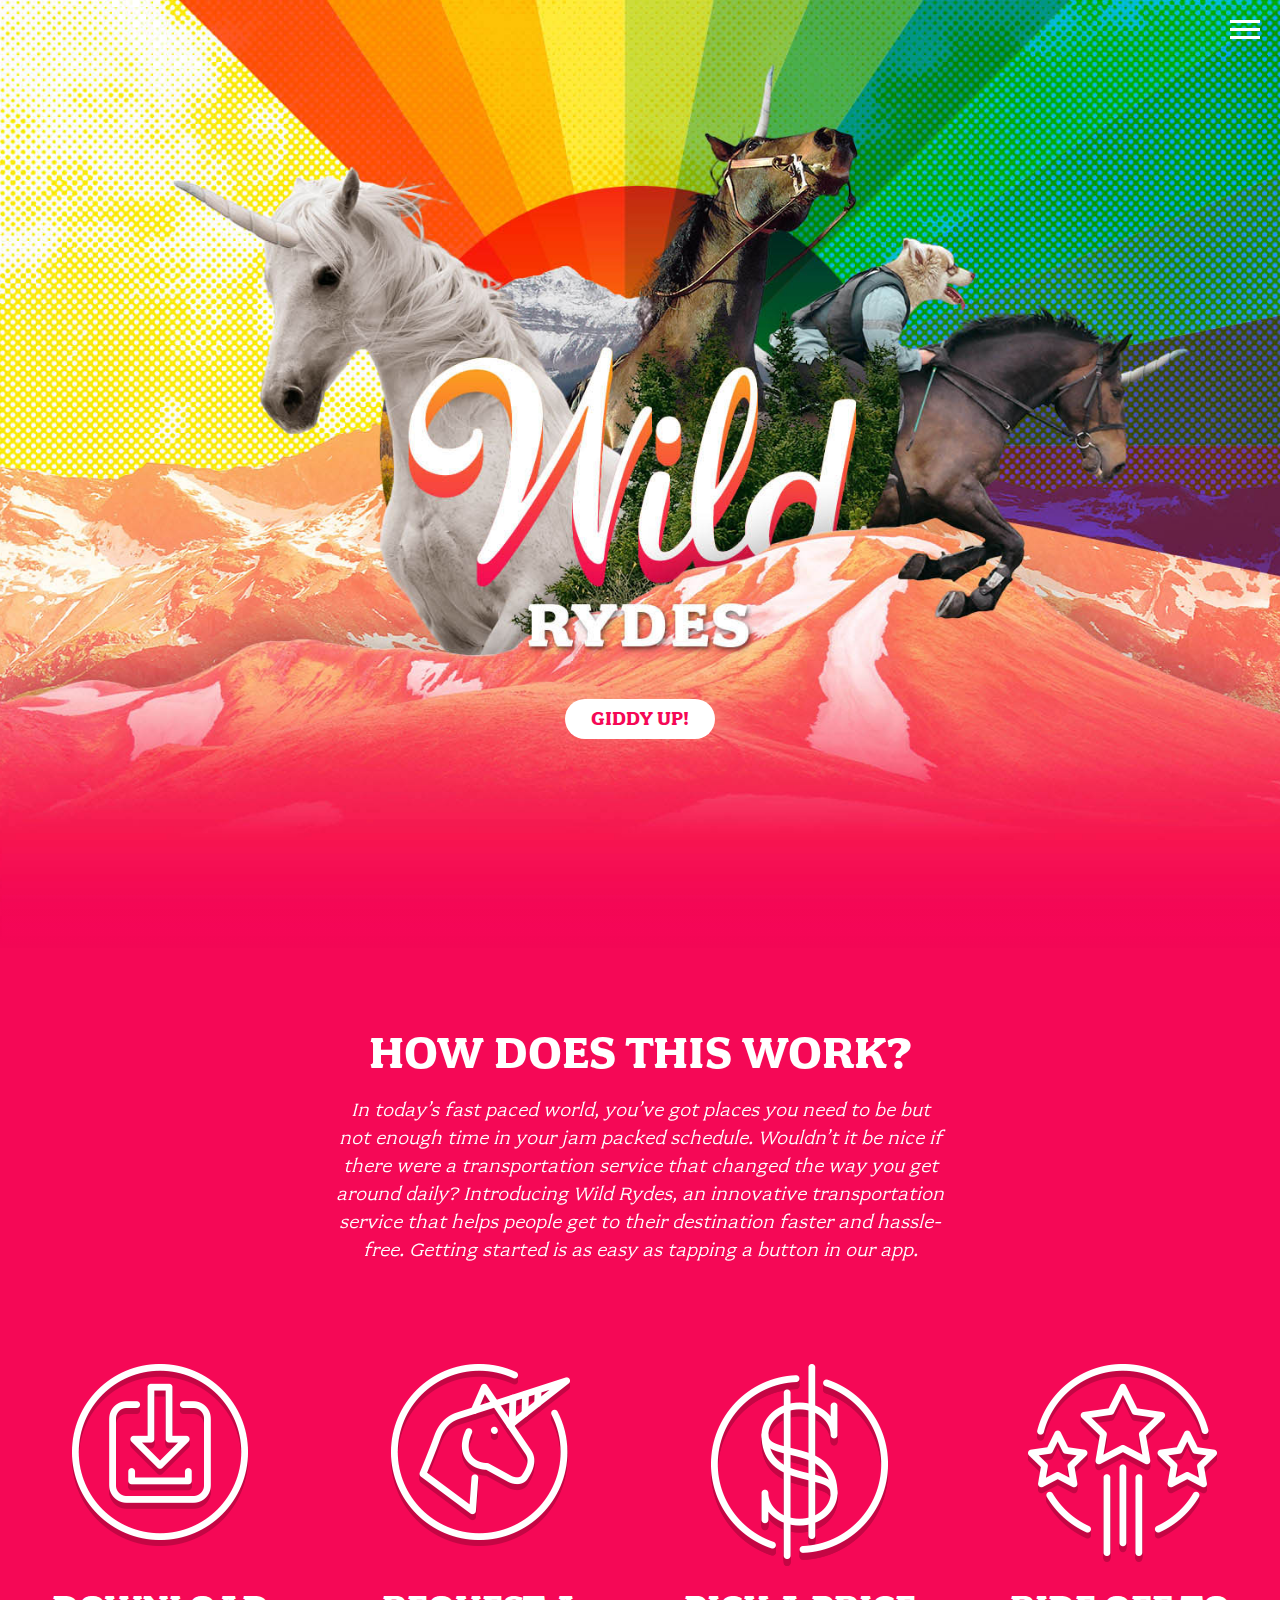
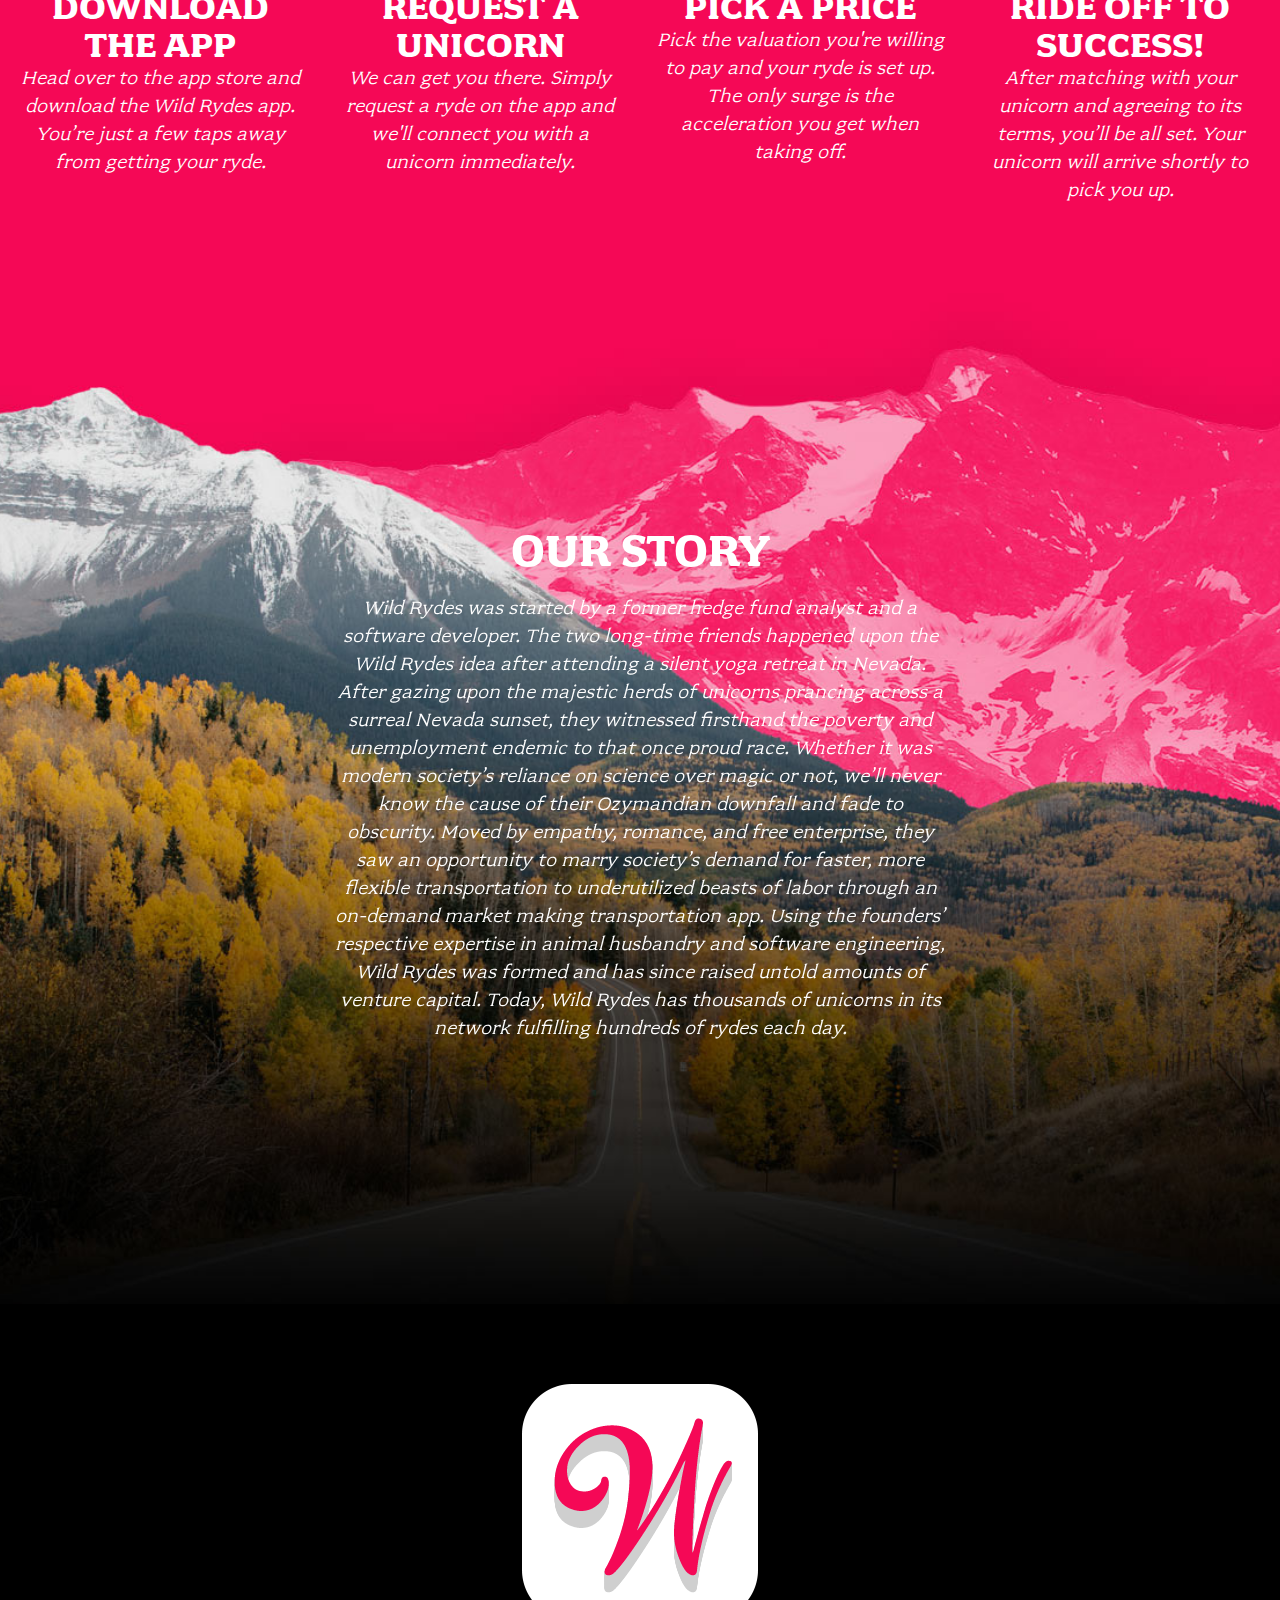
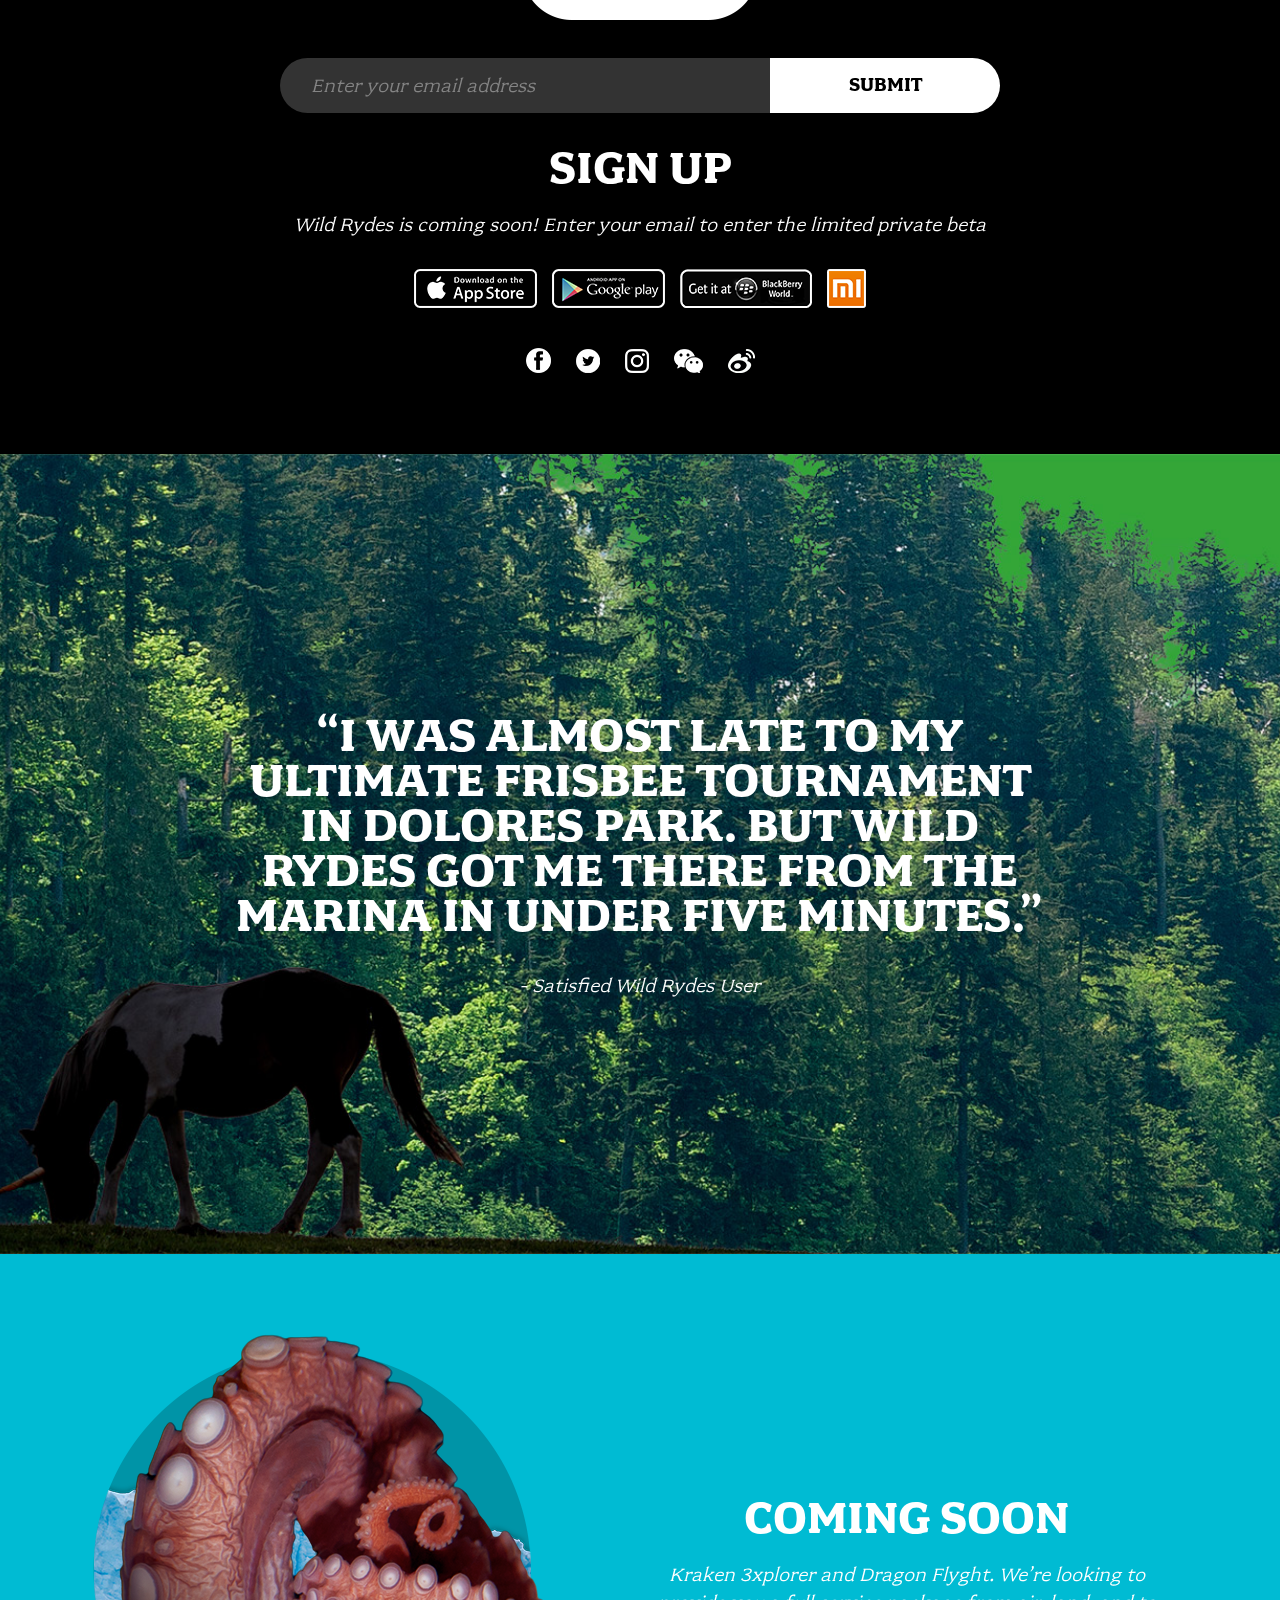
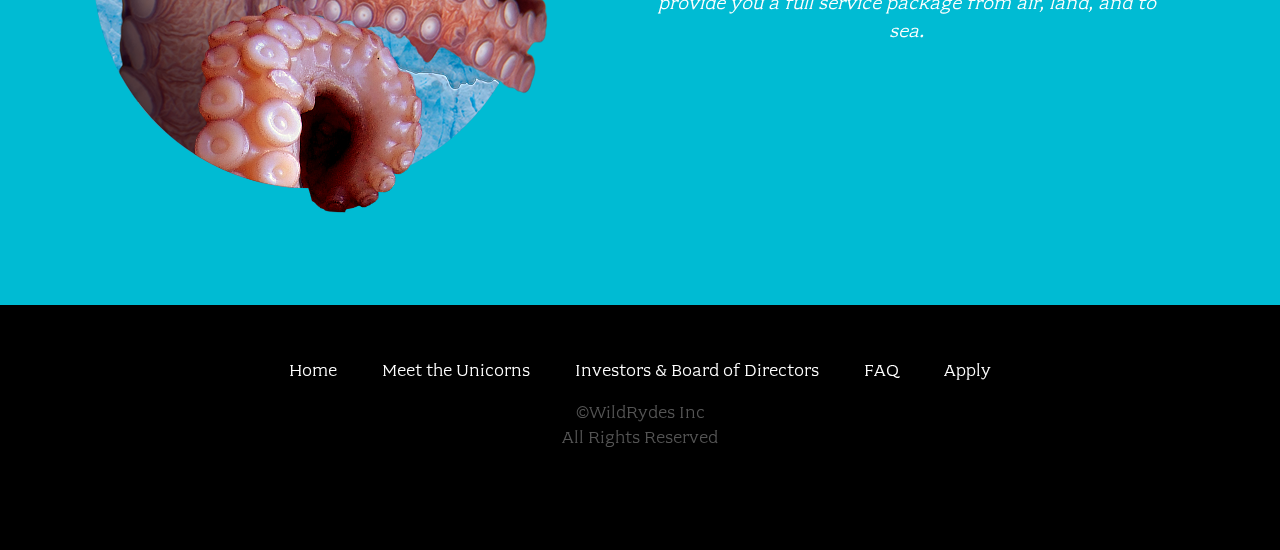
<file: index.html>
<!doctype html>
<html class="no-js" lang="">
<head>
  <meta charset="utf-8">
  <meta name="description" content="">
  <meta name="viewport" content="width=device-width, initial-scale=1">
  <title>Wild Rydes</title>

  <link rel="stylesheet" href="css/font.css">
  <link rel="stylesheet" href="css/main.css">

  <script src="js/vendor/modernizr.js"></script>
</head>
<body class="page-home">

  <header class="site-header">
    <h1 class="title">Wild Rydes</h1>
    <nav class="site-nav">
      <ul>
        <li><a href="index.html">Home</a></li>
        <li><a href="unicorns.html">Meet the Unicorns</a></li>
        <li><a href="investors.html">Investors &amp; Board of Directors</a></li>
        <li><a href="faq.html">FAQ</a></li>
        <li><a href="apply.html">Apply</a></li>
      </ul>
    </nav>
    <button type="button" class="btn-menu"><span>Menu</span></button>
    <a class="home-button" href="/register.html">Giddy Up!</a>
  </header>

  <section class="home-about">
    <div class="row column large-9 xlarge-6 xxlarge-4">
      <h2 class="section-title">How Does This Work?</h2>
      <p class="content">
        In today’s fast paced world, you’ve got places you need to be but not enough time in your jam packed schedule. Wouldn’t it be nice if there were a transportation service that changed the way you get around daily? Introducing Wild Rydes, an innovative transportation service that helps people get to their destination faster and hassle-free. Getting started is as easy as tapping a button in our app.
      </p>
    </div>

    <div class="row medium-up-2 large-up-4">
      <div class="column">
        <div class="home-about-block">
          <h3 class="title icon-download">Download The App</h3>
          <p class="content">Head over to the app store and download the Wild Rydes app. You’re just a few taps away from getting your ryde.</p>
        </div>
      </div>

      <div class="column">
        <div class="home-about-block">
          <h3 class="title icon-unicorn">Request A Unicorn</h3>
          <p class="content">We can get you there. Simply request a ryde on the app and we'll connect you with a unicorn immediately.</p>
        </div>
      </div>

      <div class="column">
        <div class="home-about-block">
          <h3 class="title icon-price">Pick A Price</h3>
          <p class="content">Pick the valuation you're willing to pay and your ryde is set up. The only surge is the acceleration you get when taking off.</p>
        </div>
      </div>

      <div class="column">
        <div class="home-about-block">
          <h3 class="title icon-success">Ride Off To Success!</h3>
          <p class="content">After matching with your unicorn and agreeing to its terms, you’ll be all set. Your unicorn will arrive shortly to pick you up.</p>
        </div>
      </div>
    </div>
  </section>

  <section class="home-story">
    <div class="row column large-9 xlarge-6 xxlarge-4">
      <h2 class="section-title">Our Story</h2>
      <p class="content">
        Wild Rydes was started by a former hedge fund analyst and a software developer. The two long-time friends happened upon the Wild Rydes idea after attending a silent yoga retreat in Nevada. After gazing upon the majestic herds of unicorns prancing across a surreal Nevada sunset, they witnessed firsthand the poverty and unemployment endemic to that once proud race. Whether it was modern society’s reliance on science over magic or not, we’ll never know the cause of their Ozymandian downfall and fade to obscurity. Moved by empathy, romance, and free enterprise, they saw an opportunity to marry society’s demand for faster, more flexible transportation to underutilized beasts of labor through an on-demand market making transportation app. Using the founders’ respective expertise in animal husbandry and software engineering, Wild Rydes was formed and has since raised untold amounts of venture capital. Today, Wild Rydes has thousands of unicorns in its network fulfilling hundreds of rydes each day.
      </p>
    </div>
  </section>

  <section class="home-sign-up">
    <div class="row column">
      <img class="icon-w" src="images/wr-home-W.png">

      <form onsubmit="javascript:void(0);">
        <input type="email" placeholder="Enter your email address">
        <button type="button">Submit</button>
      </form>

      <h2 class="section-title">Sign Up</h2>

      <p class="content">Wild Rydes is coming soon! Enter your email to enter the limited private beta</p>

      <div class="apps">
        <a class="app-icon" href=""><img src="images/wr-home-apple.png"></a>
        <a class="app-icon" href=""><img src="images/wr-home-google.png"></a>
        <a class="app-icon" href=""><img src="images/wr-home-blackberry.png"></a>
        <a class="app-icon" href=""><img src="images/wr-home-Xiaomi.png"></a>
      </div>

      <div class="social">
        <a class="icon-fb" href="">Facebook</a>
        <a class="icon-tw" href="">Twitter</a>
        <a class="icon-ig" href="">Instagram</a>
        <a class="icon-wc" href="">Wechat</a>
        <a class="icon-wb" href="">Weibo</a>
      </div>
    </div>
  </section>

  <section class="home-quote">
    <div class="row column medium-8 xxlarge-6">
      <div class="quote-wrap">
        <div class="quote">
          “I was almost late to my ultimate frisbee tournament in DOLORES park. BUt Wild Rydes Got me there from the marina in under five minutes.”
        </div>
        <div class="quoter">- Satisfied Wild Rydes User</div>
      </div>
    </div>
  </section>

  <section class="kraken-callout">
    <div class="row">
      <div class="columns medium-6 xxlarge-4 xxlarge-offset-2">
        <img src="images/wr-home-kraken.png">
      </div>

      <div class="columns medium-6 xlarge-5 xxlarge-4">
        <h4 class="title">Coming Soon</h4>
        <p class="content">
          Kraken 3xplorer and Dragon Flyght. We’re looking to provide you a full service package from air, land, and to sea.
        </p>
      </div>
    </div>
  </section>

  <footer class="site-footer">
    <div class="row column">
      <nav class="footer-nav">
        <ul>
          <li><a href="index.html">Home</a></li>
          <li><a href="unicorns.html">Meet the Unicorns</a></li>
          <li><a href="investors.html">Investors & Board of Directors</a></li>
          <li><a href="faq.html">FAQ</a></li>
          <li><a href="apply.html">Apply</a></li>
        </ul>
      </nav>
    </div>

    <div class="row column">
      <div class="footer-legal">
        &copy;WildRydes Inc<br>
        All Rights Reserved
      </div>
    </div>
  </footer>

  <script src="js/vendor.js"></script>

  <script src="js/main.js"></script>
</body>
</html>
</file>
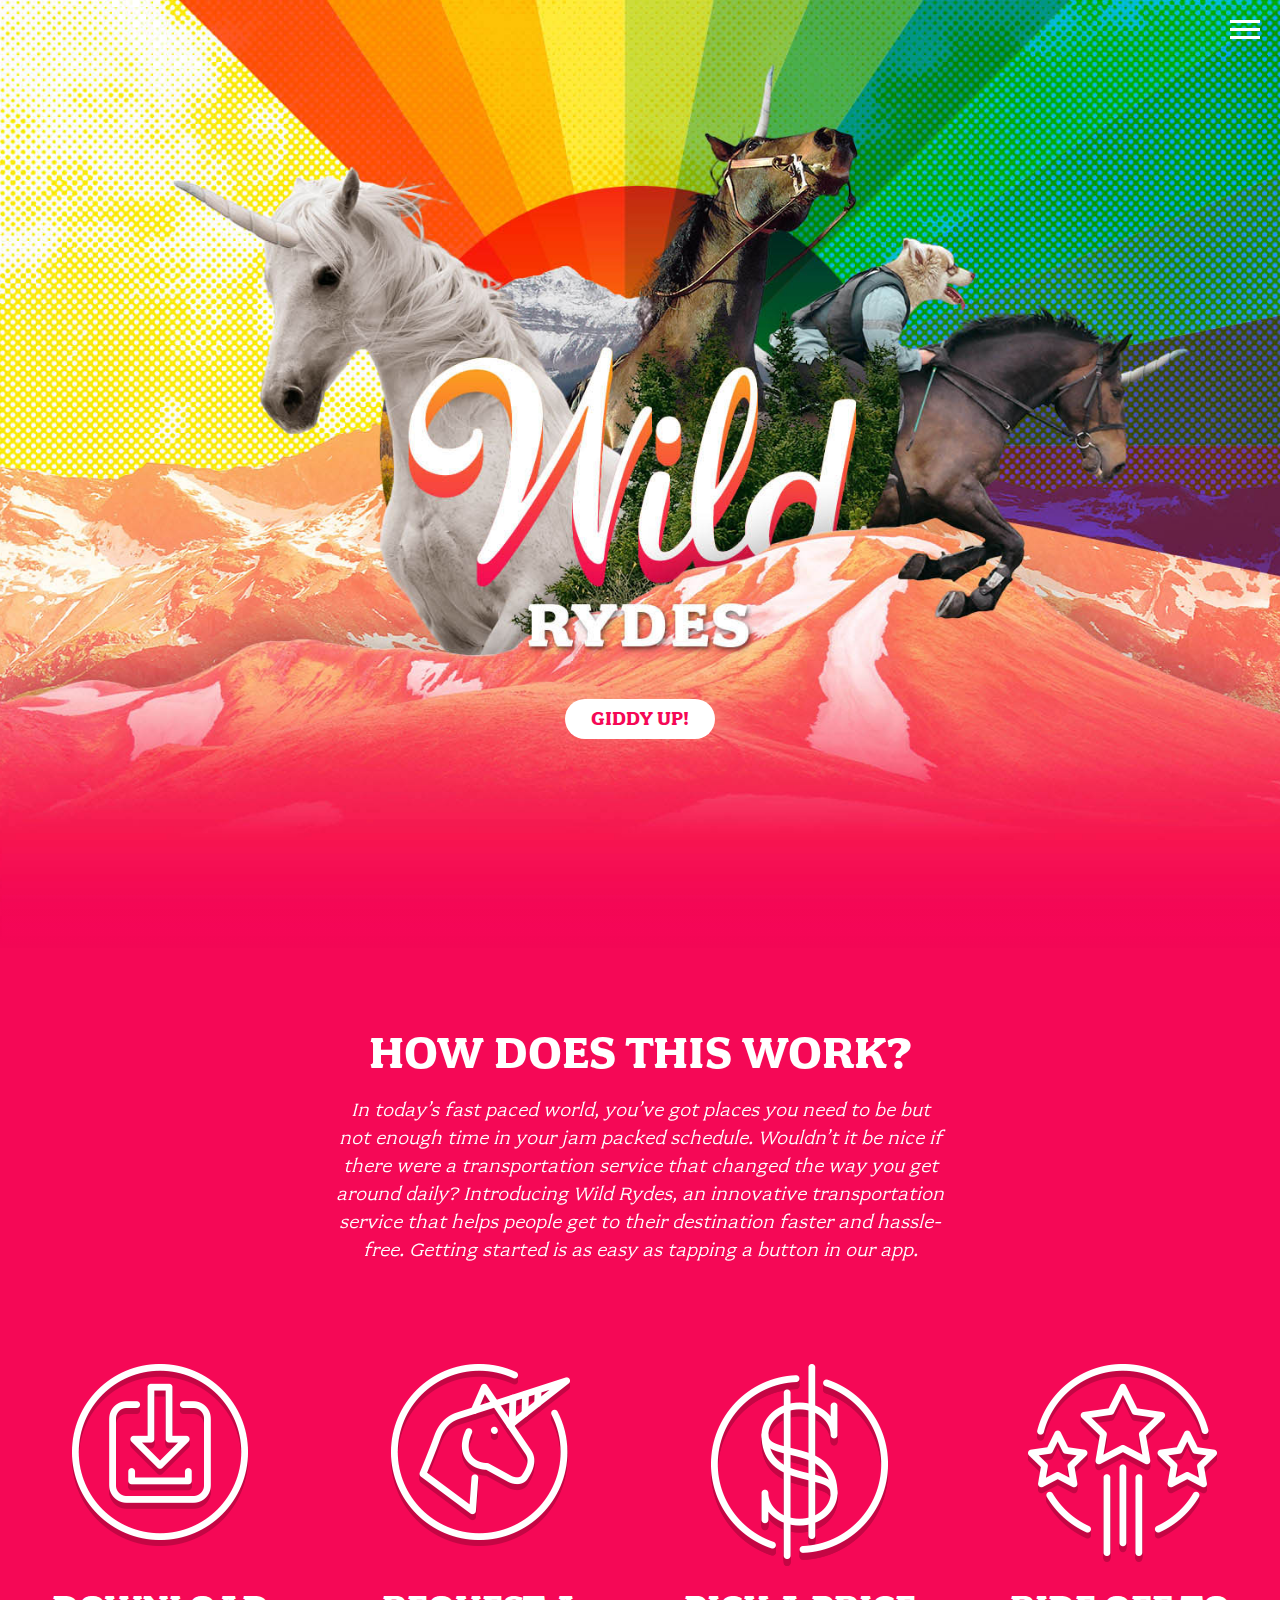
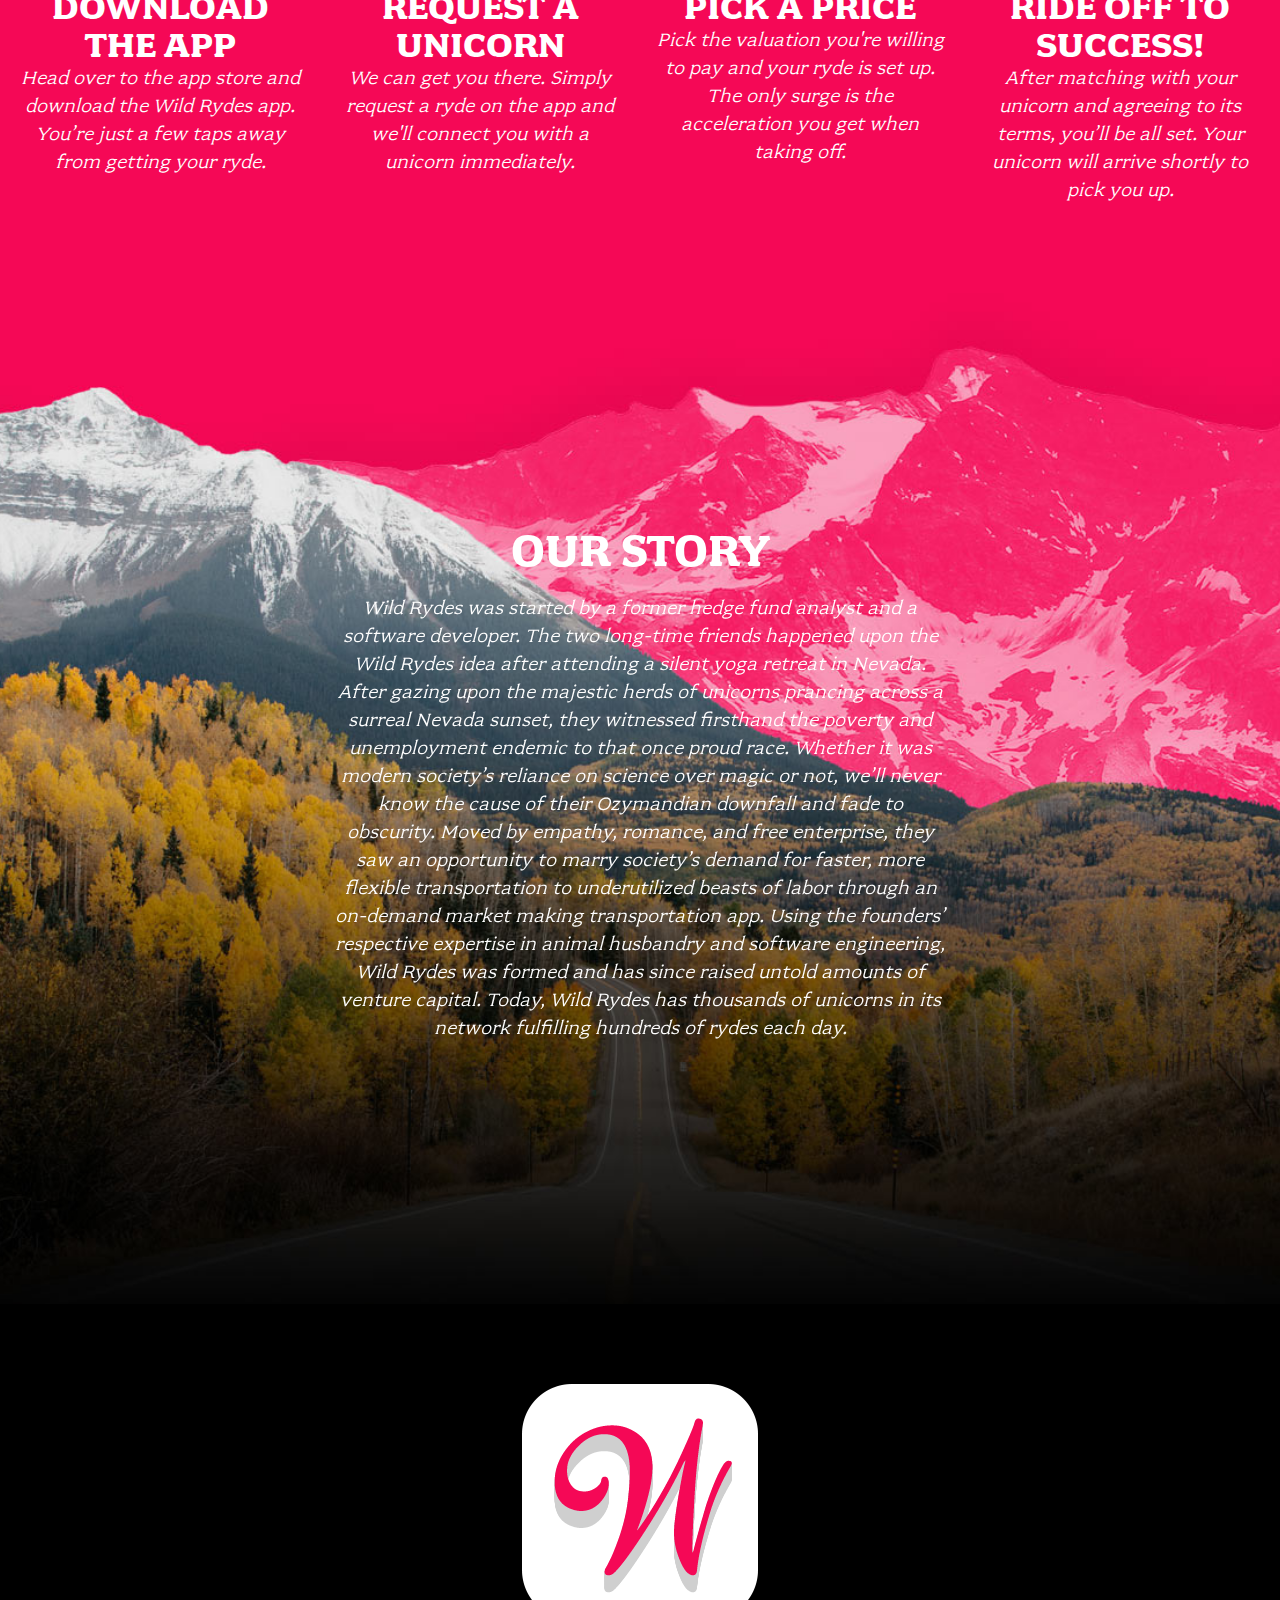
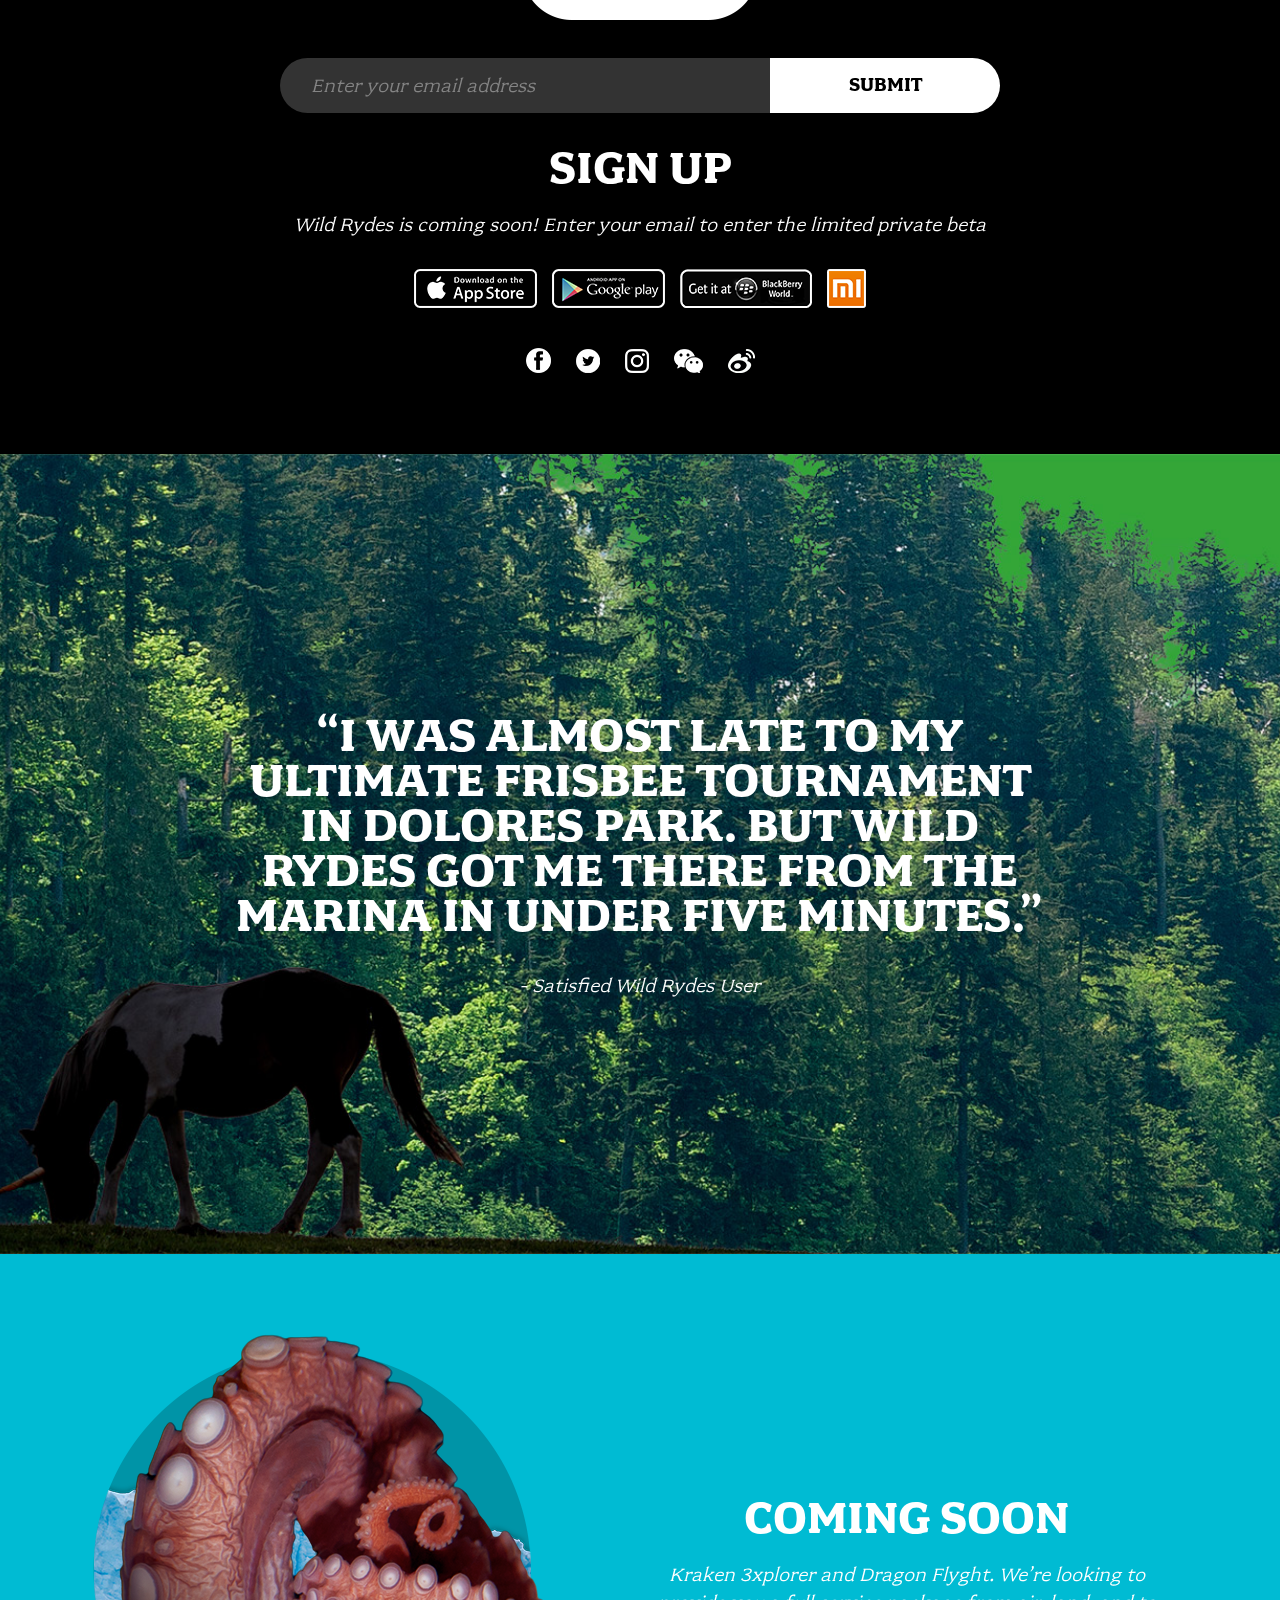
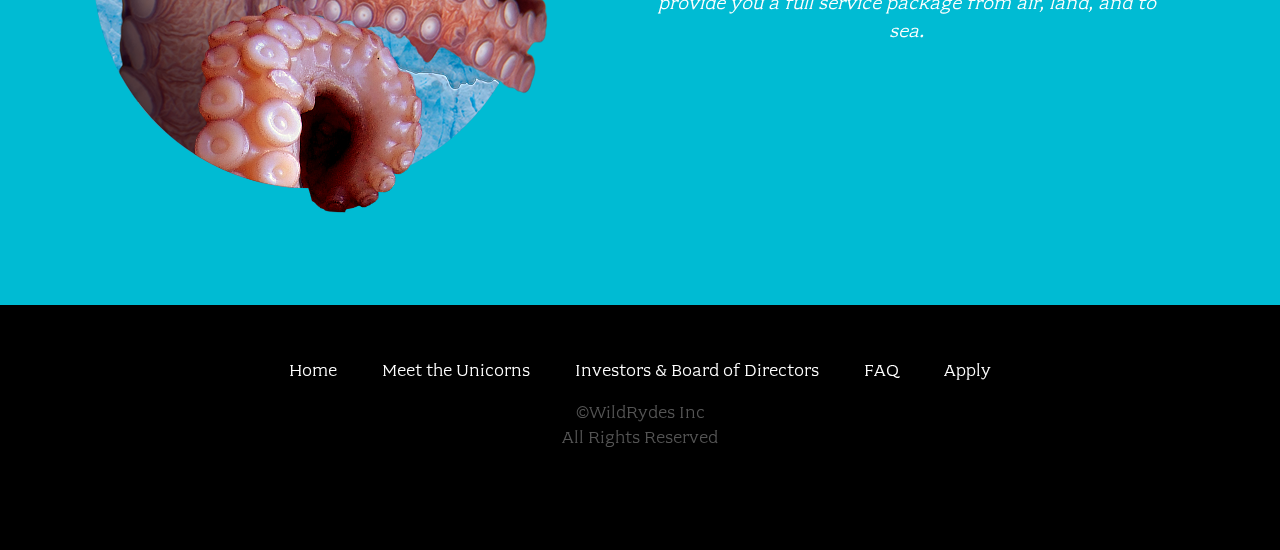
<file: frontend/index.html>
<!doctype html>
<html class="no-js" lang="">
<head>
  <meta charset="utf-8">
  <meta name="description" content="">
  <meta name="viewport" content="width=device-width, initial-scale=1">
  <title>Wild Rydes</title>

  <link rel="stylesheet" href="css/font.css">
  <link rel="stylesheet" href="css/main.css">

  <script src="js/vendor/modernizr.js"></script>
</head>
<body class="page-home">

  <header class="site-header">
    <h1 class="title">Wild Rydes</h1>
    <nav class="site-nav">
      <ul>
        <li><a href="index.html">Home</a></li>
        <li><a href="unicorns.html">Meet the Unicorns</a></li>
        <li><a href="investors.html">Investors &amp; Board of Directors</a></li>
        <li><a href="faq.html">FAQ</a></li>
        <li><a href="apply.html">Apply</a></li>
      </ul>
    </nav>
    <button type="button" class="btn-menu"><span>Menu</span></button>
    <a class="home-button" href="/register.html">Giddy Up!</a>
  </header>

  <section class="home-about">
    <div class="row column large-9 xlarge-6 xxlarge-4">
      <h2 class="section-title">How Does This Work?</h2>
      <p class="content">
        In today’s fast paced world, you’ve got places you need to be but not enough time in your jam packed schedule. Wouldn’t it be nice if there were a transportation service that changed the way you get around daily? Introducing Wild Rydes, an innovative transportation service that helps people get to their destination faster and hassle-free. Getting started is as easy as tapping a button in our app.
      </p>
    </div>

    <div class="row medium-up-2 large-up-4">
      <div class="column">
        <div class="home-about-block">
          <h3 class="title icon-download">Download The App</h3>
          <p class="content">Head over to the app store and download the Wild Rydes app. You’re just a few taps away from getting your ryde.</p>
        </div>
      </div>

      <div class="column">
        <div class="home-about-block">
          <h3 class="title icon-unicorn">Request A Unicorn</h3>
          <p class="content">We can get you there. Simply request a ryde on the app and we'll connect you with a unicorn immediately.</p>
        </div>
      </div>

      <div class="column">
        <div class="home-about-block">
          <h3 class="title icon-price">Pick A Price</h3>
          <p class="content">Pick the valuation you're willing to pay and your ryde is set up. The only surge is the acceleration you get when taking off.</p>
        </div>
      </div>

      <div class="column">
        <div class="home-about-block">
          <h3 class="title icon-success">Ride Off To Success!</h3>
          <p class="content">After matching with your unicorn and agreeing to its terms, you’ll be all set. Your unicorn will arrive shortly to pick you up.</p>
        </div>
      </div>
    </div>
  </section>

  <section class="home-story">
    <div class="row column large-9 xlarge-6 xxlarge-4">
      <h2 class="section-title">Our Story</h2>
      <p class="content">
        Wild Rydes was started by a former hedge fund analyst and a software developer. The two long-time friends happened upon the Wild Rydes idea after attending a silent yoga retreat in Nevada. After gazing upon the majestic herds of unicorns prancing across a surreal Nevada sunset, they witnessed firsthand the poverty and unemployment endemic to that once proud race. Whether it was modern society’s reliance on science over magic or not, we’ll never know the cause of their Ozymandian downfall and fade to obscurity. Moved by empathy, romance, and free enterprise, they saw an opportunity to marry society’s demand for faster, more flexible transportation to underutilized beasts of labor through an on-demand market making transportation app. Using the founders’ respective expertise in animal husbandry and software engineering, Wild Rydes was formed and has since raised untold amounts of venture capital. Today, Wild Rydes has thousands of unicorns in its network fulfilling hundreds of rydes each day.
      </p>
    </div>
  </section>

  <section class="home-sign-up">
    <div class="row column">
      <img class="icon-w" src="images/wr-home-W.png">

      <form onsubmit="javascript:void(0);">
        <input type="email" placeholder="Enter your email address">
        <button type="button">Submit</button>
      </form>

      <h2 class="section-title">Sign Up</h2>

      <p class="content">Wild Rydes is coming soon! Enter your email to enter the limited private beta</p>

      <div class="apps">
        <a class="app-icon" href=""><img src="images/wr-home-apple.png"></a>
        <a class="app-icon" href=""><img src="images/wr-home-google.png"></a>
        <a class="app-icon" href=""><img src="images/wr-home-blackberry.png"></a>
        <a class="app-icon" href=""><img src="images/wr-home-Xiaomi.png"></a>
      </div>

      <div class="social">
        <a class="icon-fb" href="">Facebook</a>
        <a class="icon-tw" href="">Twitter</a>
        <a class="icon-ig" href="">Instagram</a>
        <a class="icon-wc" href="">Wechat</a>
        <a class="icon-wb" href="">Weibo</a>
      </div>
    </div>
  </section>

  <section class="home-quote">
    <div class="row column medium-8 xxlarge-6">
      <div class="quote-wrap">
        <div class="quote">
          “I was almost late to my ultimate frisbee tournament in DOLORES park. BUt Wild Rydes Got me there from the marina in under five minutes.”
        </div>
        <div class="quoter">- Satisfied Wild Rydes User</div>
      </div>
    </div>
  </section>

  <section class="kraken-callout">
    <div class="row">
      <div class="columns medium-6 xxlarge-4 xxlarge-offset-2">
        <img src="images/wr-home-kraken.png">
      </div>

      <div class="columns medium-6 xlarge-5 xxlarge-4">
        <h4 class="title">Coming Soon</h4>
        <p class="content">
          Kraken 3xplorer and Dragon Flyght. We’re looking to provide you a full service package from air, land, and to sea.
        </p>
      </div>
    </div>
  </section>

  <footer class="site-footer">
    <div class="row column">
      <nav class="footer-nav">
        <ul>
          <li><a href="index.html">Home</a></li>
          <li><a href="unicorns.html">Meet the Unicorns</a></li>
          <li><a href="investors.html">Investors & Board of Directors</a></li>
          <li><a href="faq.html">FAQ</a></li>
          <li><a href="apply.html">Apply</a></li>
        </ul>
      </nav>
    </div>

    <div class="row column">
      <div class="footer-legal">
        &copy;WildRydes Inc<br>
        All Rights Reserved
      </div>
    </div>
  </footer>

  <script src="js/vendor.js"></script>

  <script src="js/main.js"></script>
</body>
</html>
</file>
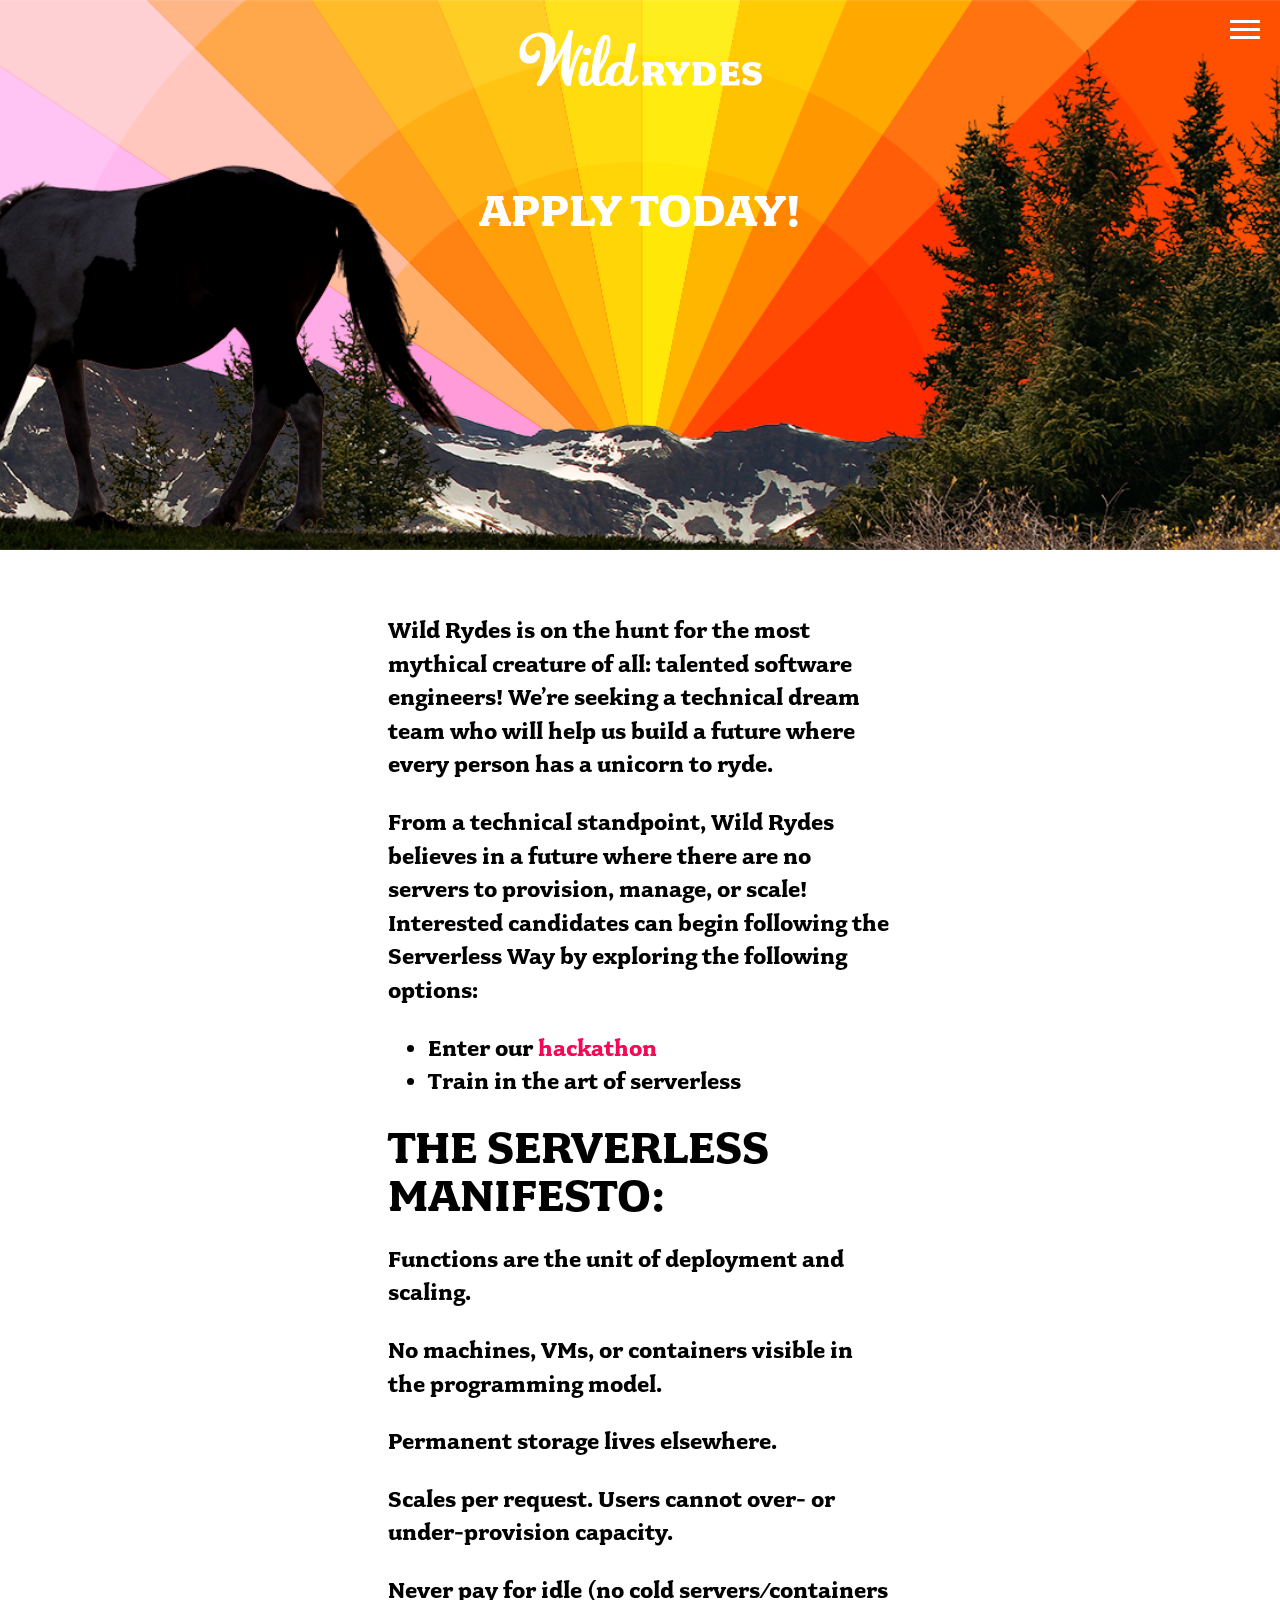
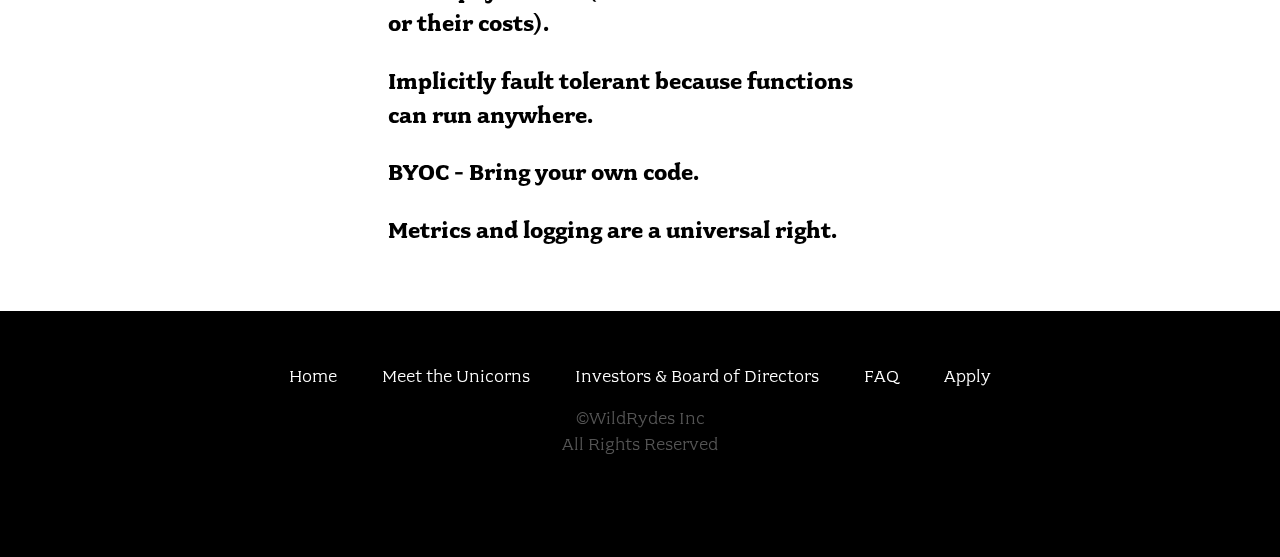
<file: apply.html>
<!doctype html>
<html class="no-js" lang="">
<head>
  <meta charset="utf-8">
  <meta name="description" content="">
  <meta name="viewport" content="width=device-width, initial-scale=1">
  <title>Apply - Wild Rydes</title>

  <link rel="stylesheet" href="css/font.css">
  <link rel="stylesheet" href="css/main.css">

  <script src="js/vendor/modernizr.js"></script>
</head>
<body class="page-apply">

  <header class="site-header">
    <div class="site-logo">Wild Rydes</div>

    <div class="row column medium-8 large-6 xlarge-5 xxlarge-4">
      <h1 class="title">Apply Today!</h1>
    </div>

    <nav class="site-nav">
      <ul>
        <li><a href="index.html">Home</a></li>
        <li><a href="unicorns.html">Meet the Unicorns</a></li>
        <li><a href="investors.html">Investors & Board of Directors</a></li>
        <li><a href="faq.html">FAQ</a></li>
        <li><a href="apply.html">Apply</a></li>
      </ul>
    </nav>
    <button type="button" class="btn-menu"><span>Menu</span></button>
  </header>

  <section class="content">
    <div class="row column medium-10 large-7 xlarge-5">
      <p>Wild Rydes is on the hunt for the most mythical creature of all: talented software engineers! We’re seeking a technical dream team who will help us build a future where every person has a unicorn to ryde.</p>
      <p>From a technical standpoint, Wild Rydes believes in a future where there are no servers to provision, manage, or scale! Interested candidates can begin following the Serverless Way by exploring the following options:</p>
      <ul>
        <li>Enter our <a href="http://awschatbot.devpost.com" target="_blank">hackathon</a></li>
        <li>Train in the art of serverless</li>
      </ul>

      <h2>The Serverless Manifesto:</h2>
      <p>Functions are the unit of deployment and scaling.</p>
      <p>No machines, VMs, or containers visible in the programming model.</p>
      <p>Permanent storage lives elsewhere.</p>
      <p>Scales per request. Users cannot over- or under-provision capacity.</p>
      <p>Never pay for idle (no cold servers/containers or their costs).</p>
      <p>Implicitly fault tolerant because functions can run anywhere.</p>
      <p>BYOC - Bring your own code.</p>
      <p>Metrics and logging are a universal right.</p>
    </div>
  </section>

  <footer class="site-footer">
    <div class="row column">
      <nav class="footer-nav">
        <ul>
          <li><a href="index.html">Home</a></li>
          <li><a href="unicorns.html">Meet the Unicorns</a></li>
          <li><a href="investors.html">Investors & Board of Directors</a></li>
          <li><a href="faq.html">FAQ</a></li>
          <li><a href="apply.html">Apply</a></li>
        </ul>
      </nav>
    </div>

    <div class="row column">
      <div class="footer-legal">
        &copy;WildRydes Inc<br>
        All Rights Reserved
      </div>
    </div>
  </footer>

  <script src="js/vendor.js"></script>

  <script src="js/main.js"></script>
</body>
</html>
</file>
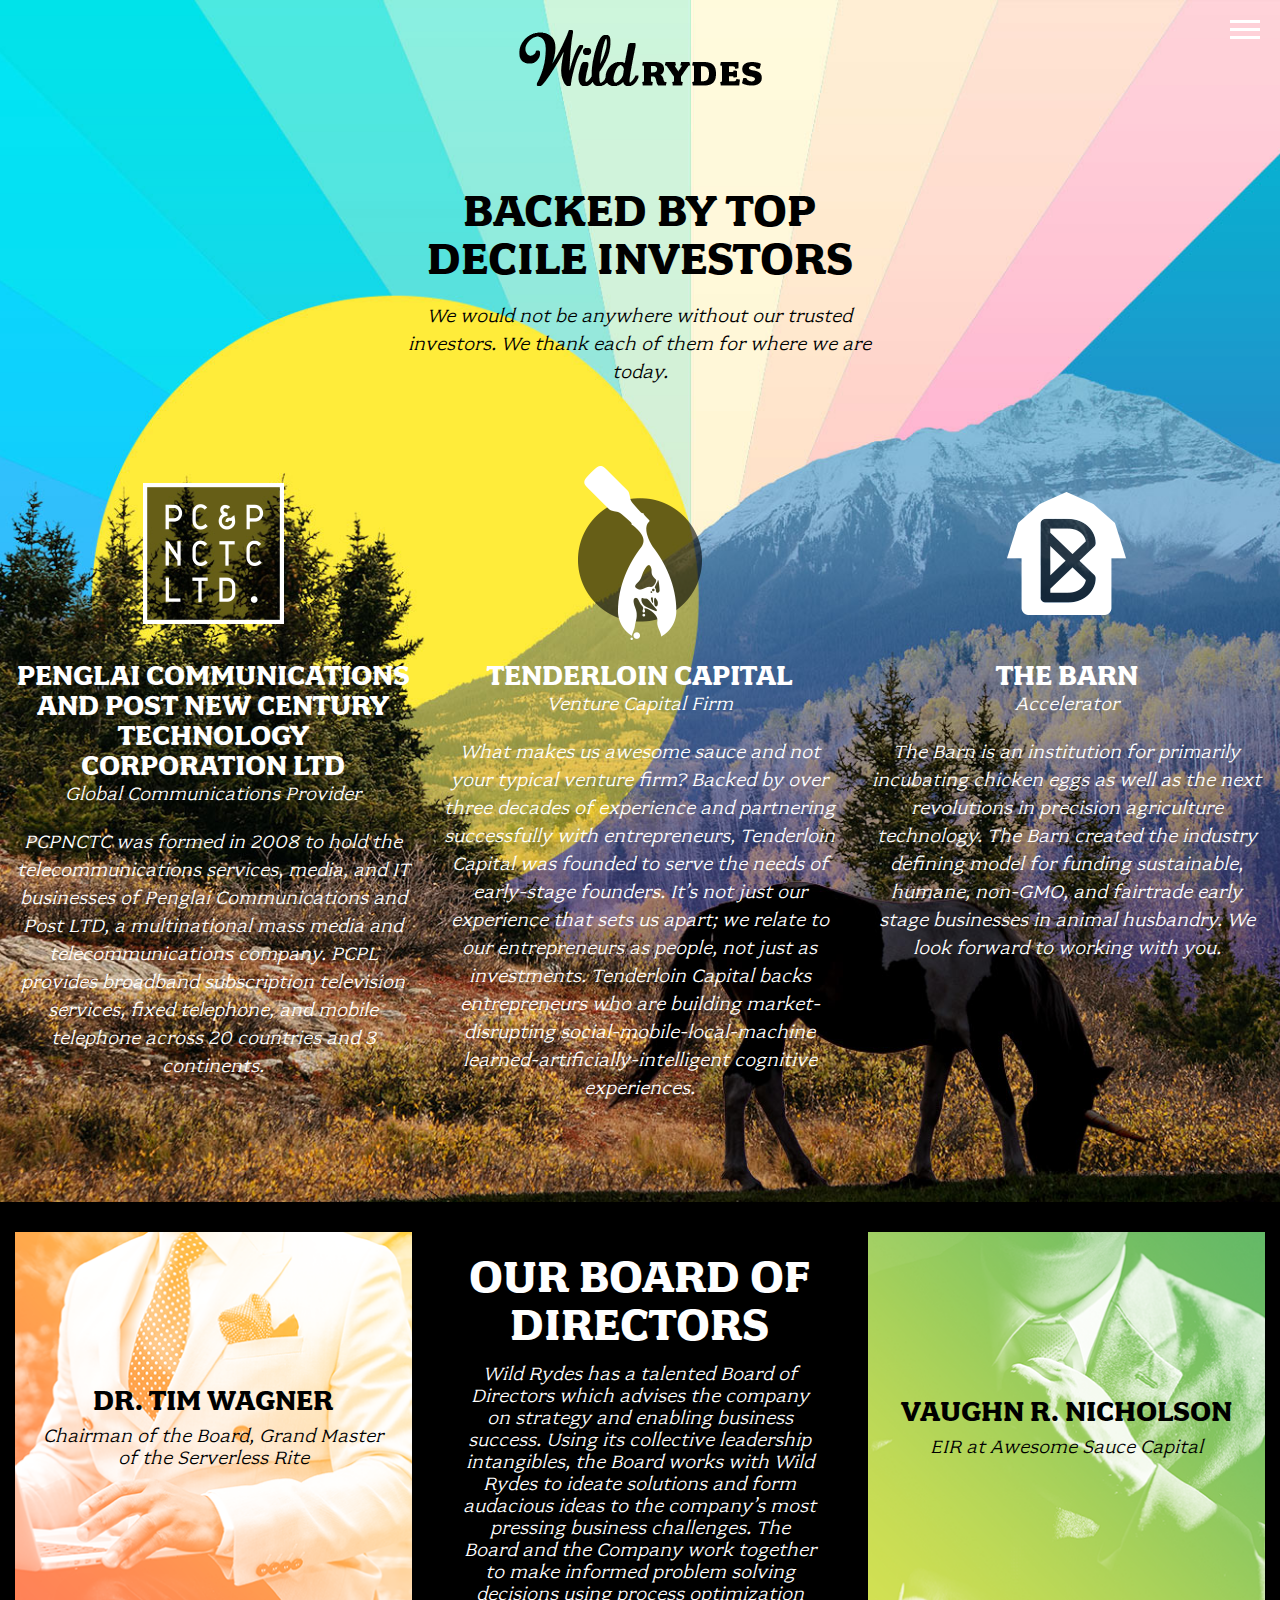
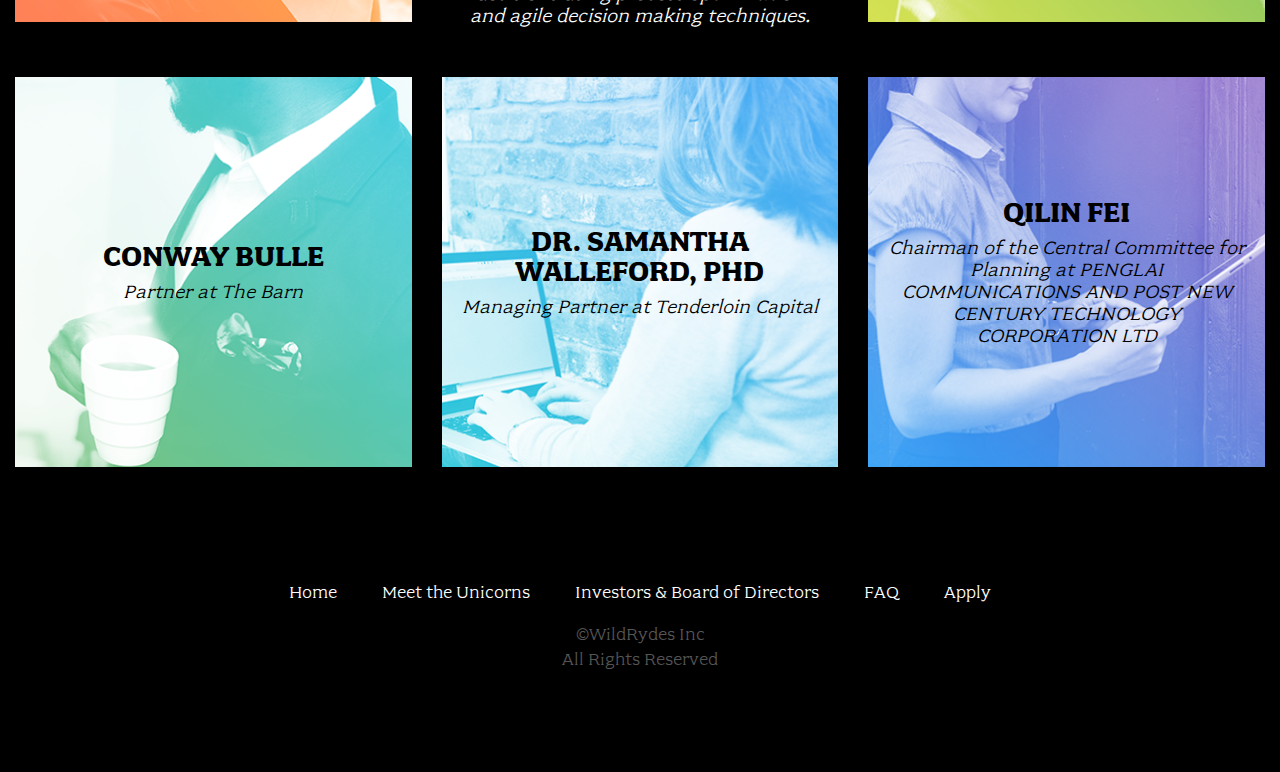
<file: investors.html>
<!doctype html>
<html class="no-js" lang="">
<head>
  <meta charset="utf-8">
  <meta name="description" content="">
  <meta name="viewport" content="width=device-width, initial-scale=1">
  <title>Investors &amp; Board of Directors - Wild Rydes</title>

  <link rel="stylesheet" href="css/font.css">
  <link rel="stylesheet" href="css/main.css">

  <script src="js/vendor/modernizr.js"></script>
</head>
<body class="page-investors">

  <div class="top-section">
    <header class="site-header">
      <div class="site-logo dark">Wild Rydes</div>

      <div class="row column medium-8 large-6 xlarge-5 xxlarge-4">
        <h1 class="title">Backed By Top Decile Investors</h1>
        <p class="content">
          We would not be anywhere without our trusted investors. We thank each of them for where we are today.
        </p>
      </div>

      <nav class="site-nav">
        <ul>
          <li><a href="index.html">Home</a></li>
          <li><a href="unicorns.html">Meet the Unicorns</a></li>
          <li><a href="investors.html">Investors & Board of Directors</a></li>
          <li><a href="faq.html">FAQ</a></li>
          <li><a href="apply.html">Apply</a></li>
        </ul>
      </nav>
      <button type="button" class="btn-menu"><span>Menu</span></button>
    </header>

    <div class="investors-list">
      <div class="row">
        <div class="columns large-4">
          <div class="investor">
            <h2 class="title pcp">Penglai Communications and Post New Century Technology Corporation Ltd</h2>
            <div class="subtitle">Global Communications Provider</div>
            <p class="content">
              PCPNCTC was formed in 2008 to hold the telecommunications services, media, and IT businesses of Penglai Communications and Post LTD, a multinational mass media and telecommunications company. PCPL provides broadband subscription television services, fixed telephone, and mobile telephone across 20 countries and 3 continents.
            </p>
          </div>
        </div>

        <div class="columns large-4">
          <div class="investor">
            <h2 class="title awesome">Tenderloin Capital</h2>
            <div class="subtitle">Venture Capital Firm</div>
            <p class="content">
              What makes us awesome sauce and not your typical venture firm? Backed by over three decades of experience and partnering successfully with entrepreneurs, Tenderloin Capital was founded to serve the needs of early-stage founders. It’s not just our experience that sets us apart; we relate to our entrepreneurs as people, not just as investments. Tenderloin Capital backs entrepreneurs who are building market-disrupting social-mobile-local-machine learned-artificially-intelligent cognitive experiences.
            </p>
          </div>
        </div>

        <div class="columns large-4">
          <div class="investor">
            <h2 class="title barn">The Barn</h2>
            <div class="subtitle">Accelerator</div>
            <p class="content">
              The Barn is an institution for primarily incubating chicken eggs as well as the next revolutions in precision agriculture technology. The Barn created the industry defining model for funding sustainable, humane, non-GMO, and fairtrade early stage businesses in animal husbandry. We look forward to working with you.
            </p>
          </div>
        </div>
      </div>
    </div>
  </div>

  <section class="board-directors">
    <div class="row">
      <div class="columns large-4 large-push-4">
        <div class="intro block">
          <h2 class="title">Our Board of Directors</h2>
          <p class="content">
            Wild Rydes has a talented Board of Directors which advises the company on strategy and enabling business success. Using its collective leadership intangibles, the Board works with Wild Rydes to ideate solutions and form audacious ideas to the company’s most pressing business challenges. The Board and the Company work together to make informed problem solving decisions using process optimization and agile decision making techniques.
          </p>
        </div>
      </div>

      <div class="columns large-4 large-pull-4">
        <div class="one block">
          <h3 class="title">Dr. Tim Wagner</h3>
          <p class="content">Chairman of the Board, Grand Master of the Serverless Rite</p>
        </div>
      </div>

      <div class="columns large-4">
        <div class="two block">
          <h3 class="title">Vaughn R. Nicholson</h3>
          <p class="content">EIR at Awesome Sauce Capital</p>
        </div>
      </div>
    </div>

    <div class="row">
      <div class="columns large-4">
        <div class="three block">
          <h3 class="title">Conway Bulle</h3>
          <p class="content">Partner at The Barn</p>
        </div>
      </div>

      <div class="columns large-4">
        <div class="four block">
          <h3 class="title">Dr. Samantha Walleford, PhD</h3>
          <p class="content">Managing Partner at Tenderloin Capital</p>
        </div>
      </div>

      <div class="columns large-4">
        <div class="five block">
          <h3 class="title">Qilin Fei</h3>
          <p class="content">Chairman of the Central Committee for Planning at PENGLAI COMMUNICATIONS AND POST NEW CENTURY TECHNOLOGY CORPORATION LTD</p>
        </div>
      </div>
    </div>
  </section>

  <footer class="site-footer">
    <div class="row column">
      <nav class="footer-nav">
        <ul>
          <li><a href="index.html">Home</a></li>
          <li><a href="unicorns.html">Meet the Unicorns</a></li>
          <li><a href="investors.html">Investors & Board of Directors</a></li>
          <li><a href="faq.html">FAQ</a></li>
          <li><a href="apply.html">Apply</a></li>
        </ul>
      </nav>
    </div>

    <div class="row column">
      <div class="footer-legal">
        &copy;WildRydes Inc<br>
        All Rights Reserved
      </div>
    </div>
  </footer>

  <script src="js/vendor.js"></script>

  <script src="js/main.js"></script>
</body>
</html>
</file>
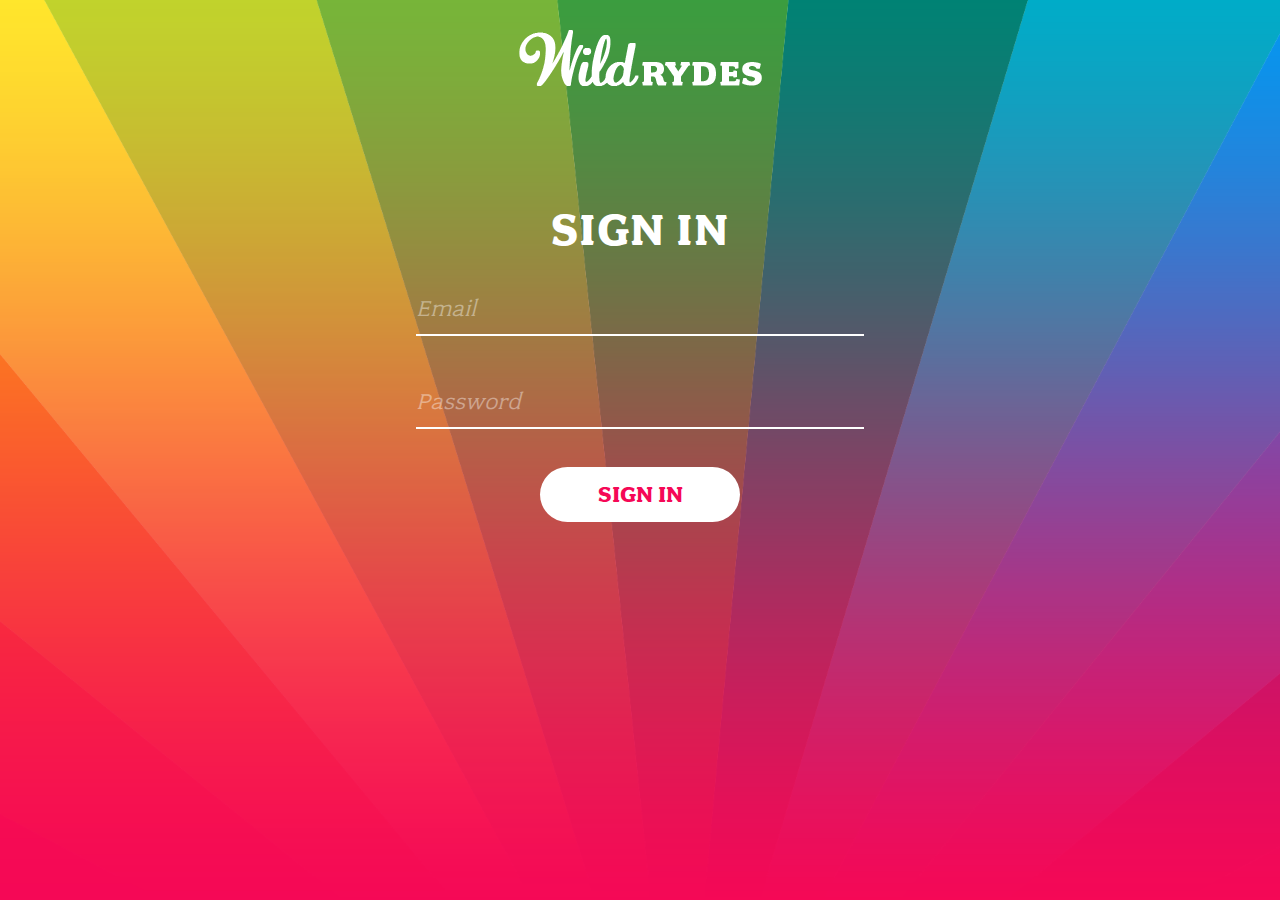
<file: signin.html>
<!DOCTYPE html>
<!--[if lt IE 7]>      <html class="no-js lt-ie9 lt-ie8 lt-ie7"> <![endif]-->
<!--[if IE 7]>         <html class="no-js lt-ie9 lt-ie8"> <![endif]-->
<!--[if IE 8]>         <html class="no-js lt-ie9"> <![endif]-->
<!--[if gt IE 8]><!--> <html class="no-js"> <!--<![endif]-->
    <head>
        <meta charset="utf-8">
        <meta http-equiv="X-UA-Compatible" content="IE=edge,chrome=1">
        <title></title>
        <meta name="description" content="">
        <meta name="viewport" content="width=device-width">

        <!-- Place favicon.ico and apple-touch-icon.png in the root directory -->

        <link rel="stylesheet" href="css/font.css">
        <link rel="stylesheet" href="css/normalize.css">
        <link rel="stylesheet" href="css/index.css">
        <link rel="stylesheet" href="/css/message.css">
    </head>
    <body>
        <!--[if lt IE 7]>
            <p class="chromeframe">You are using an <strong>outdated</strong> browser. Please <a href="http://browsehappy.com/">upgrade your browser</a> or <a href="http://www.google.com/chromeframe/?redirect=true">activate Google Chrome Frame</a> to improve your experience.</p>
        <![endif]-->

        <div id="noCognitoMessage" class="configMessage" style="display: none;">
            <div class="backdrop"></div>
            <div class="panel panel-default">
                <div class="panel-heading">
                    <h3 class="panel-title">No Cognito User Pool Configured</h3>
                </div>
                <div class="panel-body">
                    <p>There is no user pool configured in <a href="/js/config.js">/js/config.js</a>. You'll configure this in Module 2 of the workshop.</p>
                </div>
            </div>
        </div>

        <header>
          <img src="images/logo.png">
        </header>


        <section class="form-wrap">
            <h1>Sign In</h1>
            <form id="signinForm">
              <input type="email" id="emailInputSignin" placeholder="Email" required>
              <input type="password" id="passwordInputSignin" placeholder="Password" pattern=".*" required>

              <input type="submit" value="Sign in">
            </form>
        </section>

        <script src="js/vendor/jquery-3.1.0.js"></script>
        <script src="js/vendor/bootstrap.min.js"></script>
        <script src="js/vendor/aws-cognito-sdk.min.js"></script>
        <script src="js/vendor/amazon-cognito-identity.min.js"></script>
        <script src="js/config.js"></script>
        <script src="js/cognito-auth.js"></script>
    </body>
</html>
</file>
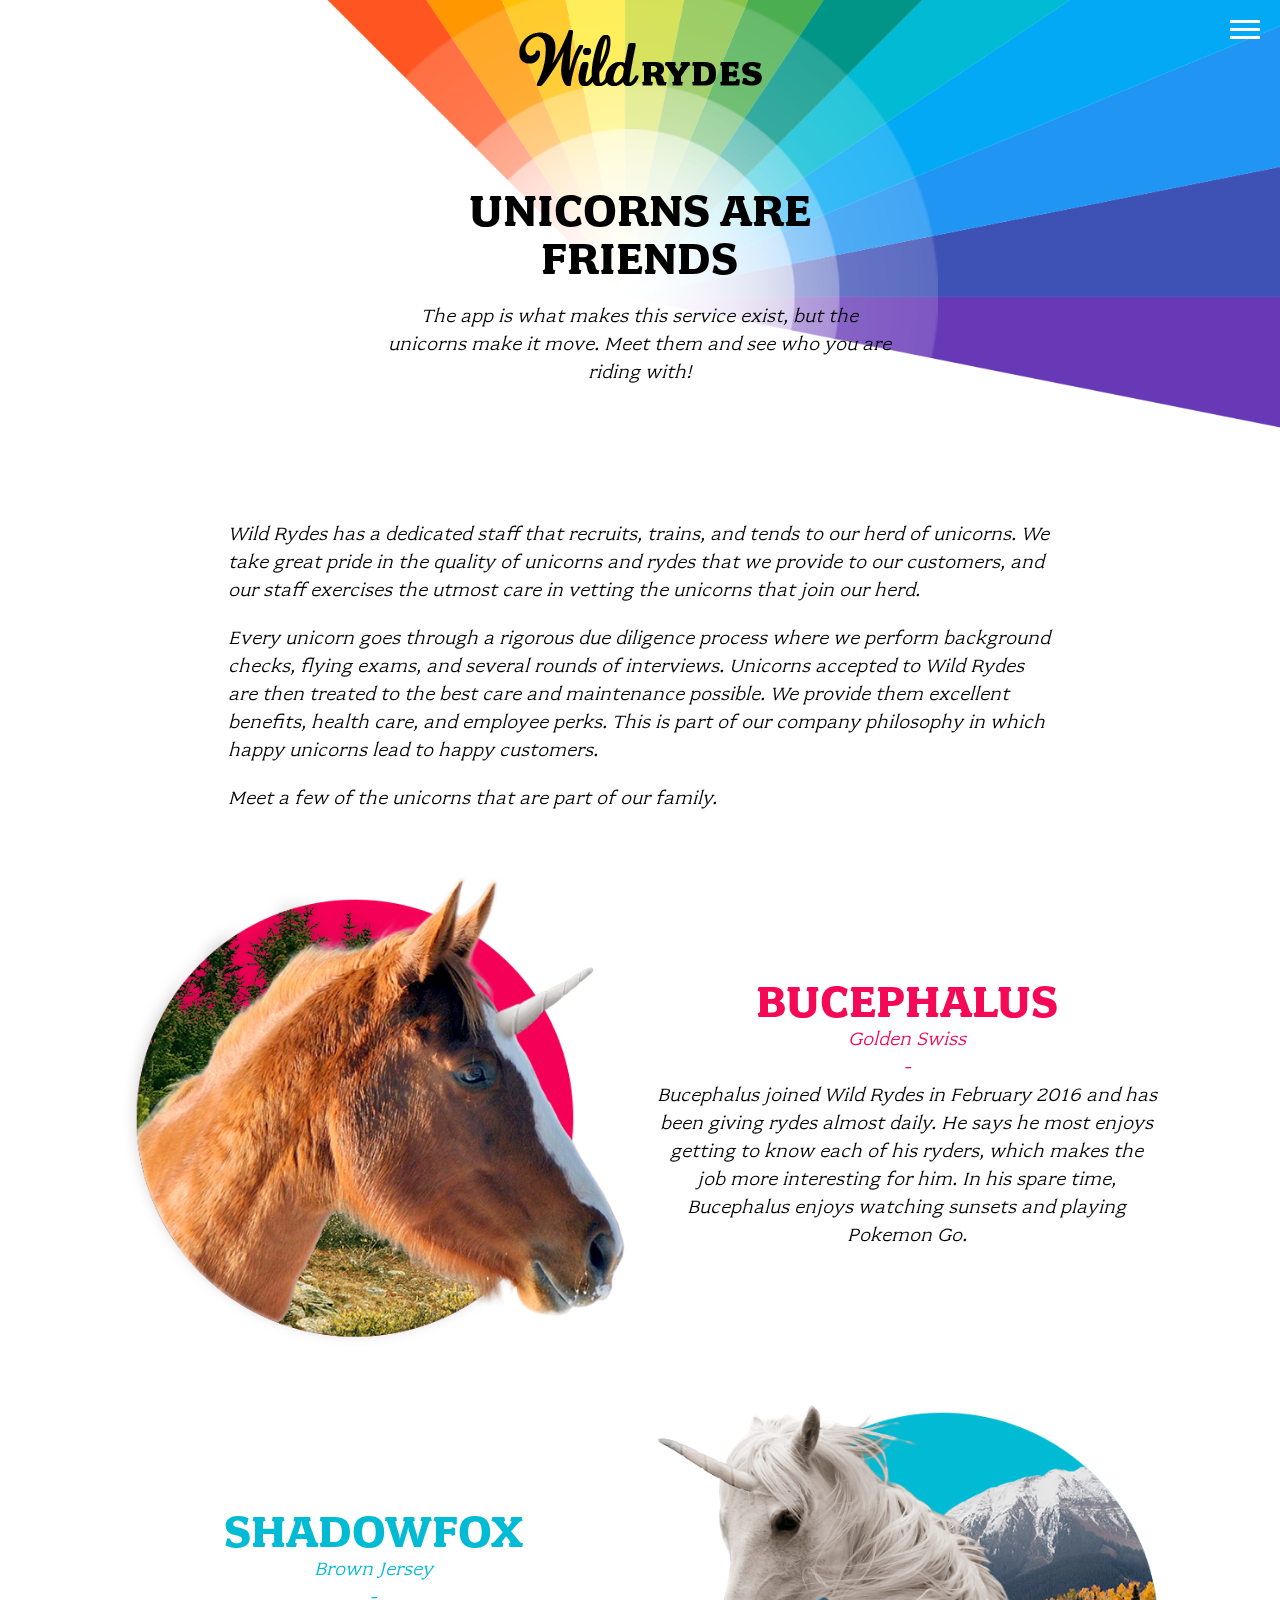
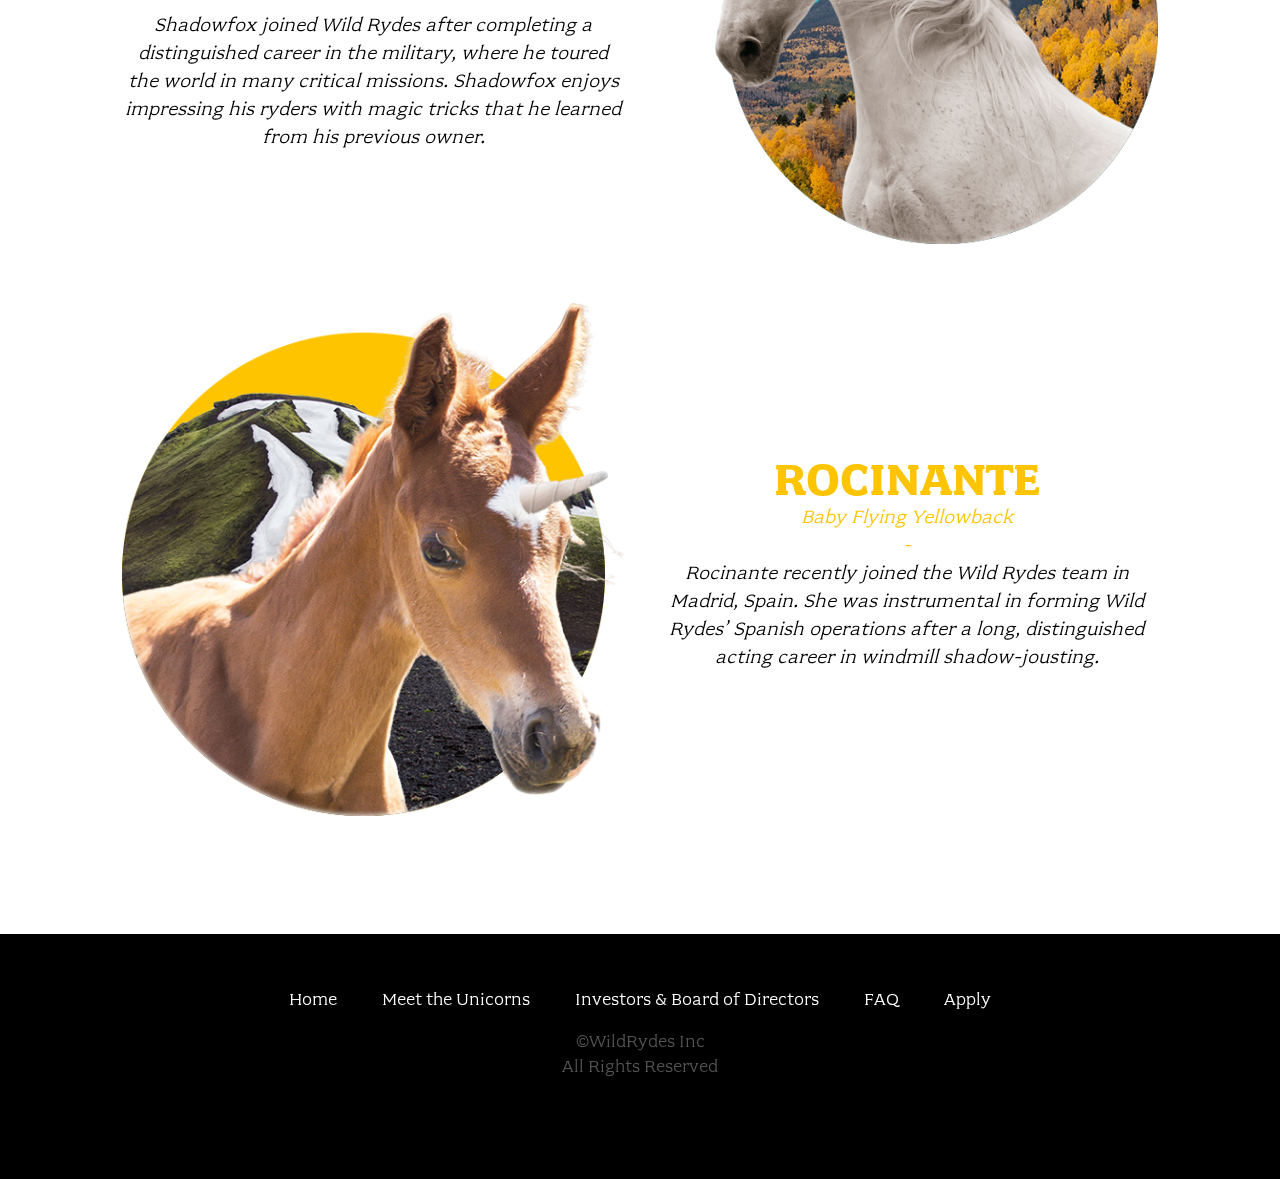
<file: unicorns.html>
<!doctype html>
<html class="no-js" lang="">
<head>
  <meta charset="utf-8">
  <meta name="description" content="">
  <meta name="viewport" content="width=device-width, initial-scale=1">
  <title>Unicorns - Wild Rydes</title>

  <link rel="stylesheet" href="css/font.css">
  <link rel="stylesheet" href="css/main.css">

  <script src="js/vendor/modernizr.js"></script>
</head>
<body class="page-unicorns">

  <header class="site-header">
    <div class="site-logo dark">Wild Rydes</div>

    <div class="row column medium-8 large-6 xlarge-5 xxlarge-4">
      <h1 class="title">Unicorns Are Friends</h1>
      <p class="content">
        The app is what makes this service exist, but the unicorns make it move. Meet them and see who you are riding with!
      </p>
    </div>

    <nav class="site-nav">
      <ul>
        <li><a href="index.html">Home</a></li>
        <li><a href="unicorns.html">Meet the Unicorns</a></li>
        <li><a href="investors.html">Investors & Board of Directors</a></li>
        <li><a href="faq.html">FAQ</a></li>
        <li><a href="apply.html">Apply</a></li>
      </ul>
    </nav>
    <button type="button" class="btn-menu"><span>Menu</span></button>
  </header>

  <div class="row column medium-10 large-8 xxlarge-6">
    <p class="content">
      Wild Rydes has a dedicated staff that recruits, trains, and tends to our herd of unicorns. We take great pride in the quality of unicorns and rydes that we provide to our customers, and our staff exercises the utmost care in vetting the unicorns that join our herd.
    </p>

    <p class="content">
      Every unicorn goes through a rigorous due diligence process where we perform background checks, flying exams, and several rounds of interviews. Unicorns accepted to Wild Rydes are then treated to the best care and maintenance possible. We provide them excellent benefits, health care, and employee perks. This is part of our company philosophy in which happy unicorns lead to happy customers.
    </p>

    <p class="content">Meet a few of the unicorns that are part of our family.</p>
  </div>

  <section class="unicorns-list">
    <div class="row">
      <div class="unicorn jimmy">
        <div class="columns medium-5 large-6 xlarge-5 xlarge-offset-1">
          <img src="images/wr-unicorn-one.png" alt="Jimmy Three Legs">
        </div>

        <div class="columns medium-7 large-6 xlarge-5 xxlarge-4">
          <h2 class="title">Bucephalus</h2>
          <div class="subtitle">Golden Swiss</div>
          <p class="content">
            Bucephalus joined Wild Rydes in February 2016 and has been giving rydes almost daily. He says he most enjoys getting to know each of his ryders, which makes the job more interesting for him. In his spare time, Bucephalus enjoys watching sunsets and playing Pokemon Go.
          </p>
        </div>
      </div>
    </div>

    <div class="row">
      <div class="unicorn henry">
        <div class="columns medium-5 medium-push-7 large-6 large-push-6 xlarge-5 xlarge-offset-1 xlarge-push-5">
          <img src="images/wr-unicorn-two.png" alt="Hot Shoe Henry">
        </div>

        <div class="columns medium-7 medium-pull-5 large-6 large-pull-6 xlarge-5 xlarge-pull-5 xxlarge-4 xxlarge-offset-1">
          <h2 class="title">Shadowfox</h2>
          <div class="subtitle">Brown Jersey</div>
          <p class="content">
            Shadowfox joined Wild Rydes after completing a distinguished career in the military, where he toured the world in many critical missions. Shadowfox enjoys impressing his ryders with magic tricks that he learned from his previous owner.
          </p>
        </div>
      </div>
    </div>

    <div class="row">
      <div class="unicorn veronica">
        <div class="columns medium-5 large-6 xlarge-5 xlarge-offset-1">
          <img src="images/wr-unicorn-three.png" alt="Veronica">
        </div>

        <div class="columns medium-7 large-6 xlarge-5 xxlarge-4">
          <h2 class="title">Rocinante</h2>
          <div class="subtitle">Baby Flying Yellowback</div>
          <p class="content">
            Rocinante recently joined the Wild Rydes team in Madrid, Spain. She was instrumental in forming Wild Rydes’ Spanish operations after a long, distinguished acting career in windmill shadow-jousting.
          </p>
        </div>
      </div>
    </div>
  </section>

  <footer class="site-footer">
    <div class="row column">
      <nav class="footer-nav">
        <ul>
          <li><a href="index.html">Home</a></li>
          <li><a href="unicorns.html">Meet the Unicorns</a></li>
          <li><a href="investors.html">Investors & Board of Directors</a></li>
          <li><a href="faq.html">FAQ</a></li>
          <li><a href="apply.html">Apply</a></li>
        </ul>
      </nav>
    </div>

    <div class="row column">
      <div class="footer-legal">
        &copy;WildRydes Inc<br>
        All Rights Reserved
      </div>
    </div>
  </footer>

  <script src="js/vendor.js"></script>

  <script src="js/main.js"></script>
</body>
</html>
</file>
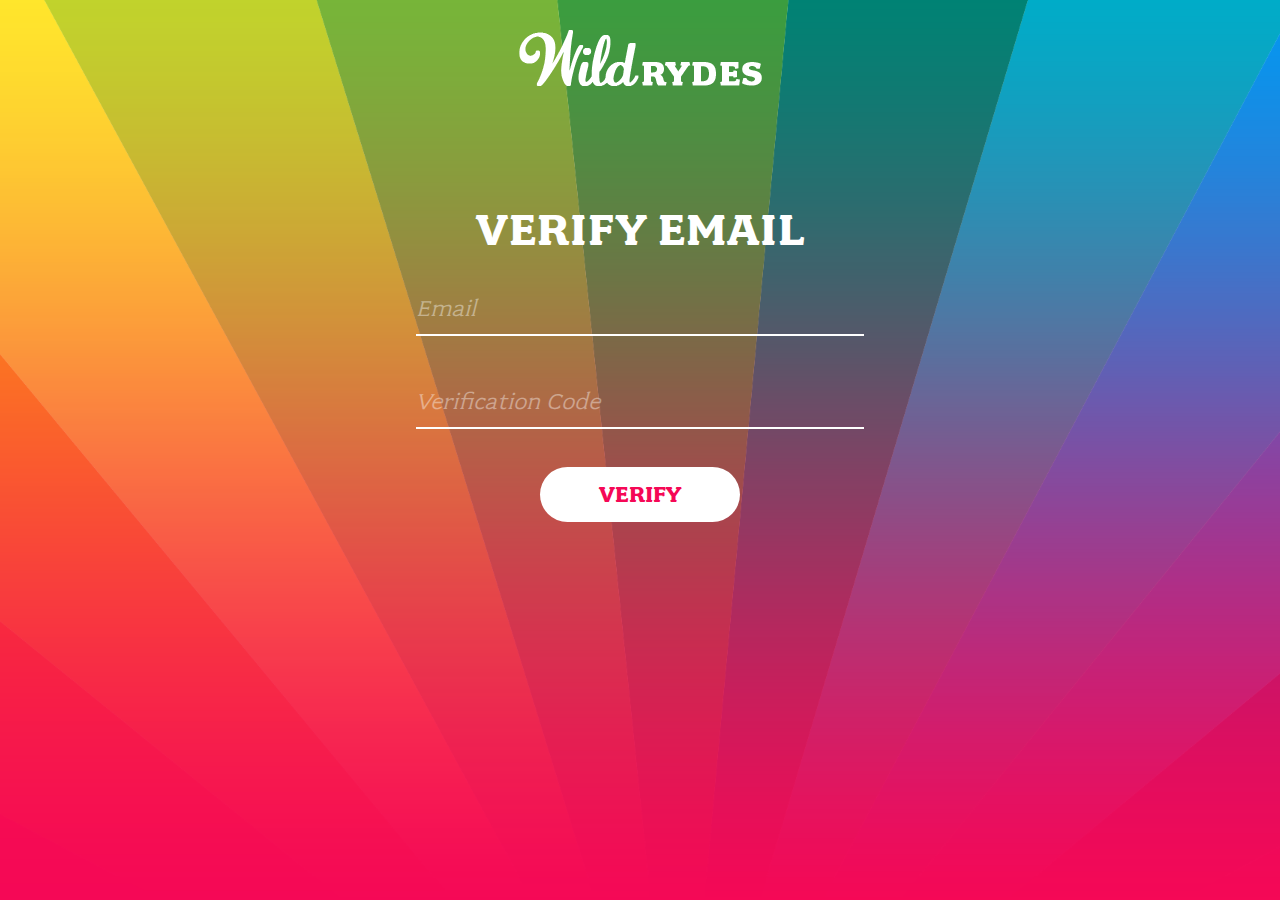
<file: verify.html>
<!DOCTYPE html>
<!--[if lt IE 7]>      <html class="no-js lt-ie9 lt-ie8 lt-ie7"> <![endif]-->
<!--[if IE 7]>         <html class="no-js lt-ie9 lt-ie8"> <![endif]-->
<!--[if IE 8]>         <html class="no-js lt-ie9"> <![endif]-->
<!--[if gt IE 8]><!--> <html class="no-js"> <!--<![endif]-->
    <head>
        <meta charset="utf-8">
        <meta http-equiv="X-UA-Compatible" content="IE=edge,chrome=1">
        <title></title>
        <meta name="description" content="">
        <meta name="viewport" content="width=device-width">

        <!-- Place favicon.ico and apple-touch-icon.png in the root directory -->

        <link rel="stylesheet" href="css/font.css">
        <link rel="stylesheet" href="css/normalize.css">
        <link rel="stylesheet" href="css/index.css">
        <link rel="stylesheet" href="/css/message.css">
    </head>
    <body>
        <!--[if lt IE 7]>
            <p class="chromeframe">You are using an <strong>outdated</strong> browser. Please <a href="http://browsehappy.com/">upgrade your browser</a> or <a href="http://www.google.com/chromeframe/?redirect=true">activate Google Chrome Frame</a> to improve your experience.</p>
        <![endif]-->

        <div id="noCognitoMessage" class="configMessage" style="display: none;">
            <div class="backdrop"></div>
            <div class="panel panel-default">
                <div class="panel-heading">
                    <h3 class="panel-title">No Cognito User Pool Configured</h3>
                </div>
                <div class="panel-body">
                    <p>There is no user pool configured in <a href="/js/config.js">/js/config.js</a>. You'll configure this in Module 2 of the workshop.</p>
                </div>
            </div>
        </div>

        <header>
          <img src="images/logo.png">
        </header>


        <section class="form-wrap">
            <h1>Verify Email</h1>
            <form id="verifyForm">
              <input type="email" id="emailInputVerify" placeholder="Email" required>
              <input type="text" id="codeInputVerify" placeholder="Verification Code" pattern=".*" required>

              <input type="submit" value="Verify">
            </form>
        </section>

        <script src="js/vendor/jquery-3.1.0.js"></script>
        <script src="js/vendor/bootstrap.min.js"></script>
        <script src="js/vendor/aws-cognito-sdk.min.js"></script>
        <script src="js/vendor/amazon-cognito-identity.min.js"></script>
        <script src="js/config.js"></script>
        <script src="js/cognito-auth.js"></script>
    </body>
</html>
</file>
<file: css/font.css>
@font-face {
    font-family: "fairplex-wide";
    font-style: normal;
    font-weight: 400;
    src: url("../fonts/fairplex-wide-n4.woff") format("woff2");
}
@font-face {
    font-family: "fairplex-wide";
    font-style: normal;
    font-weight: 700;
    src: url("../fonts/fairplex-wide-n7.woff") format("woff2");
}
</file>
<file: frontend/css/font.css>
@font-face {
    font-family: "fairplex-wide";
    font-style: normal;
    font-weight: 400;
    src: url("../fonts/fairplex-wide-n4.woff") format("woff2");
}
@font-face {
    font-family: "fairplex-wide";
    font-style: normal;
    font-weight: 700;
    src: url("../fonts/fairplex-wide-n7.woff") format("woff2");
}
</file>
<file: css/index.css>
/*
 * HTML5 Boilerplate
 *
 * What follows is the result of much research on cross-browser styling.
 * Credit left inline and big thanks to Nicolas Gallagher, Jonathan Neal,
 * Kroc Camen, and the H5BP dev community and team.
 */

/* ==========================================================================
   Base styles: opinionated defaults
   ========================================================================== */

html,
button,
input,
select,
textarea {
    color: #222;
}

body {
    font-size: 1em;
    line-height: 1.4;
}

/*
 * Remove text-shadow in selection highlight: h5bp.com/i
 * These selection declarations have to be separate.
 * Customize the background color to match your design.
 */

::-moz-selection {
    background: #b3d4fc;
    text-shadow: none;
}

::selection {
    background: #b3d4fc;
    text-shadow: none;
}

/*
 * A better looking default horizontal rule
 */

hr {
    display: block;
    height: 1px;
    border: 0;
    border-top: 1px solid #ccc;
    margin: 1em 0;
    padding: 0;
}

/*
 * Remove the gap between images and the bottom of their containers: h5bp.com/i/440
 */

img {
    vertical-align: middle;
}

/*
 * Remove default fieldset styles.
 */

fieldset {
    border: 0;
    margin: 0;
    padding: 0;
}

/*
 * Allow only vertical resizing of textareas.
 */

textarea {
    resize: vertical;
}

/* ==========================================================================
   Chrome Frame prompt
   ========================================================================== */

.chromeframe {
    margin: 0.2em 0;
    background: #ccc;
    color: #000;
    padding: 0.2em 0;
}

/* ==========================================================================
   Author's custom styles
   ========================================================================== */







/* Generic */

body{
  width: 100vw;
  height: 100vh;

  background-image: url(../images/background.png);
  background-size: cover;
  background-repeat: no-repeat;
  background-position: center bottom;

  font-family: "fairplex-wide";
  -webkit-font-smoothing: antialiased;
  -moz-osx-font-smoothing: grayscale;
}





/* Logo */


header{
  width: 100vw;
  padding: 30px 0 100px;
}

header img{
  margin: 0 auto;
  display: block;
}

@media screen and (max-width: 600px) {
  header{
    padding: 30px 0 0;
  }

  header img{
    width: 35%;
  }
}





/* Forms */

.form-wrap{
    width: 35%;
    margin: 0 auto;
}

.left-form{
  width: 47.5%;

  float: left;
}

.right-form{
  width: 47.5%;

  float: right;
}


@media screen and (max-width: 1200px) {
  .form-wrap{
    width: 90%;
  }
}


@media screen and (max-width: 600px) {
  .form-wrap{
    width: 90%;
  }

  .left-form{
    width: 100%;
  }

  .right-form{
    width: 100%;
  }
}


input[type=text], input[type=password], input[type=email] {
    width: 100%;
    padding: 12px 0;
    margin: 10px 0 30px;
    display: inline-block;
    border: none;
    border-bottom: 2px solid white;
    box-sizing: border-box;
    background: transparent;
    outline: none;

    font-family: "fairplex-wide";
    font-size: 24px;
    opacity: 1;
    color: white;
    font-weight: 400;

    -webkit-transition: border-bottom 0.4s ease-in-out;
    transition: border-bottom 0.4s ease-in-out;
}

input[type=text]:focus, input[type=password]:focus {
    border-bottom: 2px solid black;
}


input[type=text]:valid, input[type=password]:valid {
    border-bottom: 2px solid #f50856;
} /* This is a quick fix to get an authorization / valid entry state without using JS */

input[type=submit] {
    width: 200px;
    background-color: white;
    color: #f50856;
    padding: 14px 20px;
    margin: 8px auto 30px;
    border: none;
    border-radius: 40px;
    cursor: pointer;
    display: block;

    font-family: "fairplex-wide";
    font-size: 24px;
    opacity: 1;
    font-weight: 700;
    text-transform: uppercase;

    -webkit-transition: background-color 0.2s ease-in-out;
    transition: background-color 0.2s ease-in-out;
}

input[type=submit]:hover {
    background-color: #dddddd;
    color: #bb0642;
}


::-webkit-input-placeholder { /* Chrome */
  color: white;
  font-style: italic;
  opacity: .4;

  font-family: "fairplex-wide";
  color: white;
  font-weight: 400;
}
:-ms-input-placeholder { /* IE 10+ */
  color: white;
  font-style: italic;
  opacity: .4;
}
::-moz-placeholder { /* Firefox 19+ */
  color: white;
  opacity: .4;
  font-style: italic;
}
:-moz-placeholder { /* Firefox 4 - 18 */
  color: white;
  opacity: .4;
  font-style: italic;
}





/* Typography */

h1{
  color: white;
  font-size: 48px;
  font-weight: 700;
  letter-spacing: 1px;
  text-transform: uppercase;
  text-align: center;
  margin: 10px 0;
}


@media screen and (max-width: 1200px) {
  h1{
    margin: 60px 0 0;
    font-size: 35px;
  }
}
























/* ==========================================================================
   Helper classes
   ========================================================================== */

/*
 * Image replacement
 */

.ir {
    background-color: transparent;
    border: 0;
    overflow: hidden;
    /* IE 6/7 fallback */
    *text-indent: -9999px;
}

.ir:before {
    content: "";
    display: block;
    width: 0;
    height: 150%;
}

/*
 * Hide from both screenreaders and browsers: h5bp.com/u
 */

.hidden {
    display: none !important;
    visibility: hidden;
}

/*
 * Hide only visually, but have it available for screenreaders: h5bp.com/v
 */

.visuallyhidden {
    border: 0;
    clip: rect(0 0 0 0);
    height: 1px;
    margin: -1px;
    overflow: hidden;
    padding: 0;
    position: absolute;
    width: 1px;
}

/*
 * Extends the .visuallyhidden class to allow the element to be focusable
 * when navigated to via the keyboard: h5bp.com/p
 */

.visuallyhidden.focusable:active,
.visuallyhidden.focusable:focus {
    clip: auto;
    height: auto;
    margin: 0;
    overflow: visible;
    position: static;
    width: auto;
}

/*
 * Hide visually and from screenreaders, but maintain layout
 */

.invisible {
    visibility: hidden;
}

/*
 * Clearfix: contain floats
 *
 * For modern browsers
 * 1. The space content is one way to avoid an Opera bug when the
 *    `contenteditable` attribute is included anywhere else in the document.
 *    Otherwise it causes space to appear at the top and bottom of elements
 *    that receive the `clearfix` class.
 * 2. The use of `table` rather than `block` is only necessary if using
 *    `:before` to contain the top-margins of child elements.
 */

.clearfix:before,
.clearfix:after {
    content: " "; /* 1 */
    display: table; /* 2 */
}

.clearfix:after {
    clear: both;
}

/*
 * For IE 6/7 only
 * Include this rule to trigger hasLayout and contain floats.
 */

.clearfix {
    *zoom: 1;
}

/* ==========================================================================
   EXAMPLE Media Queries for Responsive Design.
   Theses examples override the primary ('mobile first') styles.
   Modify as content requires.
   ========================================================================== */

@media only screen and (min-width: 35em) {
    /* Style adjustments for viewports that meet the condition */
}

@media print,
       (-o-min-device-pixel-ratio: 5/4),
       (-webkit-min-device-pixel-ratio: 1.25),
       (min-resolution: 120dpi) {
    /* Style adjustments for high resolution devices */
}

/* ==========================================================================
   Print styles.
   Inlined to avoid required HTTP connection: h5bp.com/r
   ========================================================================== */

@media print {
    * {
        background: transparent !important;
        color: #000 !important; /* Black prints faster: h5bp.com/s */
        box-shadow: none !important;
        text-shadow: none !important;
    }

    a,
    a:visited {
        text-decoration: underline;
    }

    a[href]:after {
        content: " (" attr(href) ")";
    }

    abbr[title]:after {
        content: " (" attr(title) ")";
    }

    /*
     * Don't show links for images, or javascript/internal links
     */

    .ir a:after,
    a[href^="javascript:"]:after,
    a[href^="#"]:after {
        content: "";
    }

    pre,
    blockquote {
        border: 1px solid #999;
        page-break-inside: avoid;
    }

    thead {
        display: table-header-group; /* h5bp.com/t */
    }

    tr,
    img {
        page-break-inside: avoid;
    }

    img {
        max-width: 100% !important;
    }

    @page {
        margin: 0.5cm;
    }

    p,
    h2,
    h3 {
        orphans: 3;
        widows: 3;
    }

    h2,
    h3 {
        page-break-after: avoid;
    }
}
</file>
<file: css/message.css>
.panel-default {
    border-color: #dddddd;
}
.panel {
    background-color: #ffffff;
    border: 1px solid rgba(0, 0, 0, 0);
    border-radius: 4px;
    box-shadow: 0 1px 1px rgba(0, 0, 0, 0.05);
}

.panel-default > .panel-heading {
    background-color: #f5f5f5;
    border-color: #dddddd;
    color: #333333;
}
.panel-heading {
    border-bottom: 1px solid rgba(0, 0, 0, 0);
    border-top-left-radius: 3px;
    border-top-right-radius: 3px;
    padding: 10px 15px;
}

.panel-title {
    color: inherit;
    font-size: 16px;
    margin-bottom: 0;
    margin-top: 0;
}

.configMessage {
    width: 100%;
    height: 100%;
    text-align: center;
    background: transparent;
    position: absolute;
    z-index: 2000;
}

.configMessage .panel {
    margin: auto;
    width: 40%;
    top: 50%;
    position: relative;
    transform: translateY(-50%);
    -ms-transform: translateY(-50%);
    -moz-transform: translateY(-50%);
    -webkit-transform: translateY(-50%);
    -o-transform: translateY(-50%);
    z-index: 100;
}

.configMessage .panel-body {
    text-align: left;
}

.configMessage .backdrop {
    position: absolute;
    width: 100%;
    height: 100%;
    background: #fff;
    opacity: 0.6;
    z-index: 50;
}
</file>
<file: css/main.css>
/*! normalize.css v4.2.0 | MIT License | github.com/necolas/normalize.css */html{font-family:sans-serif;line-height:1.15;-ms-text-size-adjust:100%;-webkit-text-size-adjust:100%}body{margin:0}article,aside,footer,header,nav,section{display:block}h1{font-size:2em;margin:.67em 0}figcaption,figure,main{display:block}figure{margin:1em 40px}hr{box-sizing:content-box;height:0;overflow:visible}pre{font-family:monospace,monospace;font-size:1em}a{background-color:transparent;-webkit-text-decoration-skip:objects}a:active,a:hover{outline-width:0}abbr[title]{border-bottom:none;text-decoration:underline;text-decoration:underline dotted}b,strong{font-weight:inherit;font-weight:bolder}code,kbd,samp{font-family:monospace,monospace;font-size:1em}dfn{font-style:italic}mark{background-color:#ff0;color:#000}small{font-size:80%}sub,sup{font-size:75%;line-height:0;position:relative;vertical-align:baseline}sub{bottom:-.25em}sup{top:-.5em}audio,video{display:inline-block}audio:not([controls]){display:none;height:0}img{border-style:none}svg:not(:root){overflow:hidden}button,input,optgroup,select,textarea{font:inherit;margin:0}optgroup{font-weight:700}button,input{overflow:visible}button,select{text-transform:none}[type=reset],[type=submit],button,html [type=button]{-webkit-appearance:button;cursor:pointer}[type=button]::-moz-focus-inner,[type=reset]::-moz-focus-inner,[type=submit]::-moz-focus-inner,button::-moz-focus-inner{border-style:none;padding:0}[type=button]:-moz-focusring,[type=reset]:-moz-focusring,[type=submit]:-moz-focusring,button:-moz-focusring{outline:1px dotted ButtonText}fieldset{border:1px solid silver;margin:0 2px;padding:.35em .625em .75em}legend{box-sizing:border-box;color:inherit;display:table;max-width:100%;padding:0;white-space:normal}progress{display:inline-block;vertical-align:baseline}textarea{overflow:auto}[type=checkbox],[type=radio]{box-sizing:border-box;padding:0}[type=number]::-webkit-inner-spin-button,[type=number]::-webkit-outer-spin-button{height:auto}[type=search]{-webkit-appearance:textfield;outline-offset:-2px}[type=search]::-webkit-search-cancel-button,[type=search]::-webkit-search-decoration{-webkit-appearance:none}::-webkit-file-upload-button{-webkit-appearance:button;font:inherit}details,menu{display:block}summary{display:list-item}canvas{display:inline-block}[hidden],template{display:none}.row{max-width:96.875rem;margin-left:auto;margin-right:auto}.row:after,.row:before{content:' ';display:table}.row:after{clear:both}.row.collapse>.column,.row.collapse>.columns{padding-left:0;padding-right:0}.row .row{max-width:none;margin-left:-.625rem;margin-right:-.625rem}@media screen and (min-width:40em){.row .row{margin-left:-.9375rem;margin-right:-.9375rem}}.row .row.collapse{margin-left:0;margin-right:0}.row.expanded{max-width:none}.row.expanded .row{margin-left:auto;margin-right:auto}.column,.columns{width:100%;float:left;padding-left:.625rem;padding-right:.625rem}@media screen and (min-width:40em){.column,.columns{padding-left:.9375rem;padding-right:.9375rem}}.column:last-child:not(:first-child),.columns:last-child:not(:first-child){float:right}.column.end:last-child:last-child,.end.columns:last-child:last-child{float:left}.column.row.row,.row.row.columns{float:none}.row .column.row.row,.row .row.row.columns{padding-left:0;padding-right:0;margin-left:0;margin-right:0}.small-1{width:8.3333333333%}.small-push-1{position:relative;left:8.3333333333%}.small-pull-1{position:relative;left:-8.3333333333%}.small-offset-0{margin-left:0}.small-2{width:16.6666666667%}.small-push-2{position:relative;left:16.6666666667%}.small-pull-2{position:relative;left:-16.6666666667%}.small-offset-1{margin-left:8.3333333333%}.small-3{width:25%}.small-push-3{position:relative;left:25%}.small-pull-3{position:relative;left:-25%}.small-offset-2{margin-left:16.6666666667%}.small-4{width:33.3333333333%}.small-push-4{position:relative;left:33.3333333333%}.small-pull-4{position:relative;left:-33.3333333333%}.small-offset-3{margin-left:25%}.small-5{width:41.6666666667%}.small-push-5{position:relative;left:41.6666666667%}.small-pull-5{position:relative;left:-41.6666666667%}.small-offset-4{margin-left:33.3333333333%}.small-6{width:50%}.small-push-6{position:relative;left:50%}.small-pull-6{position:relative;left:-50%}.small-offset-5{margin-left:41.6666666667%}.small-7{width:58.3333333333%}.small-push-7{position:relative;left:58.3333333333%}.small-pull-7{position:relative;left:-58.3333333333%}.small-offset-6{margin-left:50%}.small-8{width:66.6666666667%}.small-push-8{position:relative;left:66.6666666667%}.small-pull-8{position:relative;left:-66.6666666667%}.small-offset-7{margin-left:58.3333333333%}.small-9{width:75%}.small-push-9{position:relative;left:75%}.small-pull-9{position:relative;left:-75%}.small-offset-8{margin-left:66.6666666667%}.small-10{width:83.3333333333%}.small-push-10{position:relative;left:83.3333333333%}.small-pull-10{position:relative;left:-83.3333333333%}.small-offset-9{margin-left:75%}.small-11{width:91.6666666667%}.small-push-11{position:relative;left:91.6666666667%}.small-pull-11{position:relative;left:-91.6666666667%}.small-offset-10{margin-left:83.3333333333%}.small-12{width:100%}.small-offset-11{margin-left:91.6666666667%}.small-up-1>.column,.small-up-1>.columns{width:100%;float:left}.small-up-1>.column:nth-of-type(1n),.small-up-1>.columns:nth-of-type(1n){clear:none}.small-up-1>.column:nth-of-type(1n+1),.small-up-1>.columns:nth-of-type(1n+1){clear:both}.small-up-1>.column:last-child,.small-up-1>.columns:last-child{float:left}.small-up-2>.column,.small-up-2>.columns{width:50%;float:left}.small-up-2>.column:nth-of-type(1n),.small-up-2>.columns:nth-of-type(1n){clear:none}.small-up-2>.column:nth-of-type(2n+1),.small-up-2>.columns:nth-of-type(2n+1){clear:both}.small-up-2>.column:last-child,.small-up-2>.columns:last-child{float:left}.small-up-3>.column,.small-up-3>.columns{width:33.3333333333%;float:left}.small-up-3>.column:nth-of-type(1n),.small-up-3>.columns:nth-of-type(1n){clear:none}.small-up-3>.column:nth-of-type(3n+1),.small-up-3>.columns:nth-of-type(3n+1){clear:both}.small-up-3>.column:last-child,.small-up-3>.columns:last-child{float:left}.small-up-4>.column,.small-up-4>.columns{width:25%;float:left}.small-up-4>.column:nth-of-type(1n),.small-up-4>.columns:nth-of-type(1n){clear:none}.small-up-4>.column:nth-of-type(4n+1),.small-up-4>.columns:nth-of-type(4n+1){clear:both}.small-up-4>.column:last-child,.small-up-4>.columns:last-child{float:left}.small-up-5>.column,.small-up-5>.columns{width:20%;float:left}.small-up-5>.column:nth-of-type(1n),.small-up-5>.columns:nth-of-type(1n){clear:none}.small-up-5>.column:nth-of-type(5n+1),.small-up-5>.columns:nth-of-type(5n+1){clear:both}.small-up-5>.column:last-child,.small-up-5>.columns:last-child{float:left}.small-up-6>.column,.small-up-6>.columns{width:16.6666666667%;float:left}.small-up-6>.column:nth-of-type(1n),.small-up-6>.columns:nth-of-type(1n){clear:none}.small-up-6>.column:nth-of-type(6n+1),.small-up-6>.columns:nth-of-type(6n+1){clear:both}.small-up-6>.column:last-child,.small-up-6>.columns:last-child{float:left}.small-up-7>.column,.small-up-7>.columns{width:14.2857142857%;float:left}.small-up-7>.column:nth-of-type(1n),.small-up-7>.columns:nth-of-type(1n){clear:none}.small-up-7>.column:nth-of-type(7n+1),.small-up-7>.columns:nth-of-type(7n+1){clear:both}.small-up-7>.column:last-child,.small-up-7>.columns:last-child{float:left}.small-up-8>.column,.small-up-8>.columns{width:12.5%;float:left}.small-up-8>.column:nth-of-type(1n),.small-up-8>.columns:nth-of-type(1n){clear:none}.small-up-8>.column:nth-of-type(8n+1),.small-up-8>.columns:nth-of-type(8n+1){clear:both}.small-up-8>.column:last-child,.small-up-8>.columns:last-child{float:left}.small-collapse>.column,.small-collapse>.columns{padding-left:0;padding-right:0}.expanded.row .small-collapse.row,.small-collapse .row{margin-left:0;margin-right:0}.small-uncollapse>.column,.small-uncollapse>.columns{padding-left:.625rem;padding-right:.625rem}.small-centered{float:none;margin-left:auto;margin-right:auto}.small-pull-0,.small-push-0,.small-uncentered{position:static;margin-left:0;margin-right:0;float:left}@media screen and (min-width:40em){.medium-1{width:8.3333333333%}.medium-push-1{position:relative;left:8.3333333333%}.medium-pull-1{position:relative;left:-8.3333333333%}.medium-offset-0{margin-left:0}.medium-2{width:16.6666666667%}.medium-push-2{position:relative;left:16.6666666667%}.medium-pull-2{position:relative;left:-16.6666666667%}.medium-offset-1{margin-left:8.3333333333%}.medium-3{width:25%}.medium-push-3{position:relative;left:25%}.medium-pull-3{position:relative;left:-25%}.medium-offset-2{margin-left:16.6666666667%}.medium-4{width:33.3333333333%}.medium-push-4{position:relative;left:33.3333333333%}.medium-pull-4{position:relative;left:-33.3333333333%}.medium-offset-3{margin-left:25%}.medium-5{width:41.6666666667%}.medium-push-5{position:relative;left:41.6666666667%}.medium-pull-5{position:relative;left:-41.6666666667%}.medium-offset-4{margin-left:33.3333333333%}.medium-6{width:50%}.medium-push-6{position:relative;left:50%}.medium-pull-6{position:relative;left:-50%}.medium-offset-5{margin-left:41.6666666667%}.medium-7{width:58.3333333333%}.medium-push-7{position:relative;left:58.3333333333%}.medium-pull-7{position:relative;left:-58.3333333333%}.medium-offset-6{margin-left:50%}.medium-8{width:66.6666666667%}.medium-push-8{position:relative;left:66.6666666667%}.medium-pull-8{position:relative;left:-66.6666666667%}.medium-offset-7{margin-left:58.3333333333%}.medium-9{width:75%}.medium-push-9{position:relative;left:75%}.medium-pull-9{position:relative;left:-75%}.medium-offset-8{margin-left:66.6666666667%}.medium-10{width:83.3333333333%}.medium-push-10{position:relative;left:83.3333333333%}.medium-pull-10{position:relative;left:-83.3333333333%}.medium-offset-9{margin-left:75%}.medium-11{width:91.6666666667%}.medium-push-11{position:relative;left:91.6666666667%}.medium-pull-11{position:relative;left:-91.6666666667%}.medium-offset-10{margin-left:83.3333333333%}.medium-12{width:100%}.medium-offset-11{margin-left:91.6666666667%}.medium-up-1>.column,.medium-up-1>.columns{width:100%;float:left}.medium-up-1>.column:nth-of-type(1n),.medium-up-1>.columns:nth-of-type(1n){clear:none}.medium-up-1>.column:nth-of-type(1n+1),.medium-up-1>.columns:nth-of-type(1n+1){clear:both}.medium-up-1>.column:last-child,.medium-up-1>.columns:last-child{float:left}.medium-up-2>.column,.medium-up-2>.columns{width:50%;float:left}.medium-up-2>.column:nth-of-type(1n),.medium-up-2>.columns:nth-of-type(1n){clear:none}.medium-up-2>.column:nth-of-type(2n+1),.medium-up-2>.columns:nth-of-type(2n+1){clear:both}.medium-up-2>.column:last-child,.medium-up-2>.columns:last-child{float:left}.medium-up-3>.column,.medium-up-3>.columns{width:33.3333333333%;float:left}.medium-up-3>.column:nth-of-type(1n),.medium-up-3>.columns:nth-of-type(1n){clear:none}.medium-up-3>.column:nth-of-type(3n+1),.medium-up-3>.columns:nth-of-type(3n+1){clear:both}.medium-up-3>.column:last-child,.medium-up-3>.columns:last-child{float:left}.medium-up-4>.column,.medium-up-4>.columns{width:25%;float:left}.medium-up-4>.column:nth-of-type(1n),.medium-up-4>.columns:nth-of-type(1n){clear:none}.medium-up-4>.column:nth-of-type(4n+1),.medium-up-4>.columns:nth-of-type(4n+1){clear:both}.medium-up-4>.column:last-child,.medium-up-4>.columns:last-child{float:left}.medium-up-5>.column,.medium-up-5>.columns{width:20%;float:left}.medium-up-5>.column:nth-of-type(1n),.medium-up-5>.columns:nth-of-type(1n){clear:none}.medium-up-5>.column:nth-of-type(5n+1),.medium-up-5>.columns:nth-of-type(5n+1){clear:both}.medium-up-5>.column:last-child,.medium-up-5>.columns:last-child{float:left}.medium-up-6>.column,.medium-up-6>.columns{width:16.6666666667%;float:left}.medium-up-6>.column:nth-of-type(1n),.medium-up-6>.columns:nth-of-type(1n){clear:none}.medium-up-6>.column:nth-of-type(6n+1),.medium-up-6>.columns:nth-of-type(6n+1){clear:both}.medium-up-6>.column:last-child,.medium-up-6>.columns:last-child{float:left}.medium-up-7>.column,.medium-up-7>.columns{width:14.2857142857%;float:left}.medium-up-7>.column:nth-of-type(1n),.medium-up-7>.columns:nth-of-type(1n){clear:none}.medium-up-7>.column:nth-of-type(7n+1),.medium-up-7>.columns:nth-of-type(7n+1){clear:both}.medium-up-7>.column:last-child,.medium-up-7>.columns:last-child{float:left}.medium-up-8>.column,.medium-up-8>.columns{width:12.5%;float:left}.medium-up-8>.column:nth-of-type(1n),.medium-up-8>.columns:nth-of-type(1n){clear:none}.medium-up-8>.column:nth-of-type(8n+1),.medium-up-8>.columns:nth-of-type(8n+1){clear:both}.medium-up-8>.column:last-child,.medium-up-8>.columns:last-child{float:left}.medium-collapse>.column,.medium-collapse>.columns{padding-left:0;padding-right:0}.expanded.row .medium-collapse.row,.medium-collapse .row{margin-left:0;margin-right:0}.medium-uncollapse>.column,.medium-uncollapse>.columns{padding-left:.9375rem;padding-right:.9375rem}.medium-centered{float:none;margin-left:auto;margin-right:auto}.medium-pull-0,.medium-push-0,.medium-uncentered{position:static;margin-left:0;margin-right:0;float:left}}@media screen and (min-width:64em){.large-1{width:8.3333333333%}.large-push-1{position:relative;left:8.3333333333%}.large-pull-1{position:relative;left:-8.3333333333%}.large-offset-0{margin-left:0}.large-2{width:16.6666666667%}.large-push-2{position:relative;left:16.6666666667%}.large-pull-2{position:relative;left:-16.6666666667%}.large-offset-1{margin-left:8.3333333333%}.large-3{width:25%}.large-push-3{position:relative;left:25%}.large-pull-3{position:relative;left:-25%}.large-offset-2{margin-left:16.6666666667%}.large-4{width:33.3333333333%}.large-push-4{position:relative;left:33.3333333333%}.large-pull-4{position:relative;left:-33.3333333333%}.large-offset-3{margin-left:25%}.large-5{width:41.6666666667%}.large-push-5{position:relative;left:41.6666666667%}.large-pull-5{position:relative;left:-41.6666666667%}.large-offset-4{margin-left:33.3333333333%}.large-6{width:50%}.large-push-6{position:relative;left:50%}.large-pull-6{position:relative;left:-50%}.large-offset-5{margin-left:41.6666666667%}.large-7{width:58.3333333333%}.large-push-7{position:relative;left:58.3333333333%}.large-pull-7{position:relative;left:-58.3333333333%}.large-offset-6{margin-left:50%}.large-8{width:66.6666666667%}.large-push-8{position:relative;left:66.6666666667%}.large-pull-8{position:relative;left:-66.6666666667%}.large-offset-7{margin-left:58.3333333333%}.large-9{width:75%}.large-push-9{position:relative;left:75%}.large-pull-9{position:relative;left:-75%}.large-offset-8{margin-left:66.6666666667%}.large-10{width:83.3333333333%}.large-push-10{position:relative;left:83.3333333333%}.large-pull-10{position:relative;left:-83.3333333333%}.large-offset-9{margin-left:75%}.large-11{width:91.6666666667%}.large-push-11{position:relative;left:91.6666666667%}.large-pull-11{position:relative;left:-91.6666666667%}.large-offset-10{margin-left:83.3333333333%}.large-12{width:100%}.large-offset-11{margin-left:91.6666666667%}.large-up-1>.column,.large-up-1>.columns{width:100%;float:left}.large-up-1>.column:nth-of-type(1n),.large-up-1>.columns:nth-of-type(1n){clear:none}.large-up-1>.column:nth-of-type(1n+1),.large-up-1>.columns:nth-of-type(1n+1){clear:both}.large-up-1>.column:last-child,.large-up-1>.columns:last-child{float:left}.large-up-2>.column,.large-up-2>.columns{width:50%;float:left}.large-up-2>.column:nth-of-type(1n),.large-up-2>.columns:nth-of-type(1n){clear:none}.large-up-2>.column:nth-of-type(2n+1),.large-up-2>.columns:nth-of-type(2n+1){clear:both}.large-up-2>.column:last-child,.large-up-2>.columns:last-child{float:left}.large-up-3>.column,.large-up-3>.columns{width:33.3333333333%;float:left}.large-up-3>.column:nth-of-type(1n),.large-up-3>.columns:nth-of-type(1n){clear:none}.large-up-3>.column:nth-of-type(3n+1),.large-up-3>.columns:nth-of-type(3n+1){clear:both}.large-up-3>.column:last-child,.large-up-3>.columns:last-child{float:left}.large-up-4>.column,.large-up-4>.columns{width:25%;float:left}.large-up-4>.column:nth-of-type(1n),.large-up-4>.columns:nth-of-type(1n){clear:none}.large-up-4>.column:nth-of-type(4n+1),.large-up-4>.columns:nth-of-type(4n+1){clear:both}.large-up-4>.column:last-child,.large-up-4>.columns:last-child{float:left}.large-up-5>.column,.large-up-5>.columns{width:20%;float:left}.large-up-5>.column:nth-of-type(1n),.large-up-5>.columns:nth-of-type(1n){clear:none}.large-up-5>.column:nth-of-type(5n+1),.large-up-5>.columns:nth-of-type(5n+1){clear:both}.large-up-5>.column:last-child,.large-up-5>.columns:last-child{float:left}.large-up-6>.column,.large-up-6>.columns{width:16.6666666667%;float:left}.large-up-6>.column:nth-of-type(1n),.large-up-6>.columns:nth-of-type(1n){clear:none}.large-up-6>.column:nth-of-type(6n+1),.large-up-6>.columns:nth-of-type(6n+1){clear:both}.large-up-6>.column:last-child,.large-up-6>.columns:last-child{float:left}.large-up-7>.column,.large-up-7>.columns{width:14.2857142857%;float:left}.large-up-7>.column:nth-of-type(1n),.large-up-7>.columns:nth-of-type(1n){clear:none}.large-up-7>.column:nth-of-type(7n+1),.large-up-7>.columns:nth-of-type(7n+1){clear:both}.large-up-7>.column:last-child,.large-up-7>.columns:last-child{float:left}.large-up-8>.column,.large-up-8>.columns{width:12.5%;float:left}.large-up-8>.column:nth-of-type(1n),.large-up-8>.columns:nth-of-type(1n){clear:none}.large-up-8>.column:nth-of-type(8n+1),.large-up-8>.columns:nth-of-type(8n+1){clear:both}.large-up-8>.column:last-child,.large-up-8>.columns:last-child{float:left}.large-collapse>.column,.large-collapse>.columns{padding-left:0;padding-right:0}.expanded.row .large-collapse.row,.large-collapse .row{margin-left:0;margin-right:0}.large-uncollapse>.column,.large-uncollapse>.columns{padding-left:.9375rem;padding-right:.9375rem}.large-centered{float:none;margin-left:auto;margin-right:auto}.large-pull-0,.large-push-0,.large-uncentered{position:static;margin-left:0;margin-right:0;float:left}}@media screen and (min-width:75em){.xlarge-1{width:8.3333333333%}.xlarge-push-1{position:relative;left:8.3333333333%}.xlarge-pull-1{position:relative;left:-8.3333333333%}.xlarge-offset-0{margin-left:0}.xlarge-2{width:16.6666666667%}.xlarge-push-2{position:relative;left:16.6666666667%}.xlarge-pull-2{position:relative;left:-16.6666666667%}.xlarge-offset-1{margin-left:8.3333333333%}.xlarge-3{width:25%}.xlarge-push-3{position:relative;left:25%}.xlarge-pull-3{position:relative;left:-25%}.xlarge-offset-2{margin-left:16.6666666667%}.xlarge-4{width:33.3333333333%}.xlarge-push-4{position:relative;left:33.3333333333%}.xlarge-pull-4{position:relative;left:-33.3333333333%}.xlarge-offset-3{margin-left:25%}.xlarge-5{width:41.6666666667%}.xlarge-push-5{position:relative;left:41.6666666667%}.xlarge-pull-5{position:relative;left:-41.6666666667%}.xlarge-offset-4{margin-left:33.3333333333%}.xlarge-6{width:50%}.xlarge-push-6{position:relative;left:50%}.xlarge-pull-6{position:relative;left:-50%}.xlarge-offset-5{margin-left:41.6666666667%}.xlarge-7{width:58.3333333333%}.xlarge-push-7{position:relative;left:58.3333333333%}.xlarge-pull-7{position:relative;left:-58.3333333333%}.xlarge-offset-6{margin-left:50%}.xlarge-8{width:66.6666666667%}.xlarge-push-8{position:relative;left:66.6666666667%}.xlarge-pull-8{position:relative;left:-66.6666666667%}.xlarge-offset-7{margin-left:58.3333333333%}.xlarge-9{width:75%}.xlarge-push-9{position:relative;left:75%}.xlarge-pull-9{position:relative;left:-75%}.xlarge-offset-8{margin-left:66.6666666667%}.xlarge-10{width:83.3333333333%}.xlarge-push-10{position:relative;left:83.3333333333%}.xlarge-pull-10{position:relative;left:-83.3333333333%}.xlarge-offset-9{margin-left:75%}.xlarge-11{width:91.6666666667%}.xlarge-push-11{position:relative;left:91.6666666667%}.xlarge-pull-11{position:relative;left:-91.6666666667%}.xlarge-offset-10{margin-left:83.3333333333%}.xlarge-12{width:100%}.xlarge-offset-11{margin-left:91.6666666667%}.xlarge-up-1>.column,.xlarge-up-1>.columns{width:100%;float:left}.xlarge-up-1>.column:nth-of-type(1n),.xlarge-up-1>.columns:nth-of-type(1n){clear:none}.xlarge-up-1>.column:nth-of-type(1n+1),.xlarge-up-1>.columns:nth-of-type(1n+1){clear:both}.xlarge-up-1>.column:last-child,.xlarge-up-1>.columns:last-child{float:left}.xlarge-up-2>.column,.xlarge-up-2>.columns{width:50%;float:left}.xlarge-up-2>.column:nth-of-type(1n),.xlarge-up-2>.columns:nth-of-type(1n){clear:none}.xlarge-up-2>.column:nth-of-type(2n+1),.xlarge-up-2>.columns:nth-of-type(2n+1){clear:both}.xlarge-up-2>.column:last-child,.xlarge-up-2>.columns:last-child{float:left}.xlarge-up-3>.column,.xlarge-up-3>.columns{width:33.3333333333%;float:left}.xlarge-up-3>.column:nth-of-type(1n),.xlarge-up-3>.columns:nth-of-type(1n){clear:none}.xlarge-up-3>.column:nth-of-type(3n+1),.xlarge-up-3>.columns:nth-of-type(3n+1){clear:both}.xlarge-up-3>.column:last-child,.xlarge-up-3>.columns:last-child{float:left}.xlarge-up-4>.column,.xlarge-up-4>.columns{width:25%;float:left}.xlarge-up-4>.column:nth-of-type(1n),.xlarge-up-4>.columns:nth-of-type(1n){clear:none}.xlarge-up-4>.column:nth-of-type(4n+1),.xlarge-up-4>.columns:nth-of-type(4n+1){clear:both}.xlarge-up-4>.column:last-child,.xlarge-up-4>.columns:last-child{float:left}.xlarge-up-5>.column,.xlarge-up-5>.columns{width:20%;float:left}.xlarge-up-5>.column:nth-of-type(1n),.xlarge-up-5>.columns:nth-of-type(1n){clear:none}.xlarge-up-5>.column:nth-of-type(5n+1),.xlarge-up-5>.columns:nth-of-type(5n+1){clear:both}.xlarge-up-5>.column:last-child,.xlarge-up-5>.columns:last-child{float:left}.xlarge-up-6>.column,.xlarge-up-6>.columns{width:16.6666666667%;float:left}.xlarge-up-6>.column:nth-of-type(1n),.xlarge-up-6>.columns:nth-of-type(1n){clear:none}.xlarge-up-6>.column:nth-of-type(6n+1),.xlarge-up-6>.columns:nth-of-type(6n+1){clear:both}.xlarge-up-6>.column:last-child,.xlarge-up-6>.columns:last-child{float:left}.xlarge-up-7>.column,.xlarge-up-7>.columns{width:14.2857142857%;float:left}.xlarge-up-7>.column:nth-of-type(1n),.xlarge-up-7>.columns:nth-of-type(1n){clear:none}.xlarge-up-7>.column:nth-of-type(7n+1),.xlarge-up-7>.columns:nth-of-type(7n+1){clear:both}.xlarge-up-7>.column:last-child,.xlarge-up-7>.columns:last-child{float:left}.xlarge-up-8>.column,.xlarge-up-8>.columns{width:12.5%;float:left}.xlarge-up-8>.column:nth-of-type(1n),.xlarge-up-8>.columns:nth-of-type(1n){clear:none}.xlarge-up-8>.column:nth-of-type(8n+1),.xlarge-up-8>.columns:nth-of-type(8n+1){clear:both}.xlarge-up-8>.column:last-child,.xlarge-up-8>.columns:last-child{float:left}.xlarge-collapse>.column,.xlarge-collapse>.columns{padding-left:0;padding-right:0}.expanded.row .xlarge-collapse.row,.xlarge-collapse .row{margin-left:0;margin-right:0}.xlarge-uncollapse>.column,.xlarge-uncollapse>.columns{padding-left:.9375rem;padding-right:.9375rem}.xlarge-centered{float:none;margin-left:auto;margin-right:auto}.xlarge-pull-0,.xlarge-push-0,.xlarge-uncentered{position:static;margin-left:0;margin-right:0;float:left}}@media screen and (min-width:90em){.xxlarge-1{width:8.3333333333%}.xxlarge-push-1{position:relative;left:8.3333333333%}.xxlarge-pull-1{position:relative;left:-8.3333333333%}.xxlarge-offset-0{margin-left:0}.xxlarge-2{width:16.6666666667%}.xxlarge-push-2{position:relative;left:16.6666666667%}.xxlarge-pull-2{position:relative;left:-16.6666666667%}.xxlarge-offset-1{margin-left:8.3333333333%}.xxlarge-3{width:25%}.xxlarge-push-3{position:relative;left:25%}.xxlarge-pull-3{position:relative;left:-25%}.xxlarge-offset-2{margin-left:16.6666666667%}.xxlarge-4{width:33.3333333333%}.xxlarge-push-4{position:relative;left:33.3333333333%}.xxlarge-pull-4{position:relative;left:-33.3333333333%}.xxlarge-offset-3{margin-left:25%}.xxlarge-5{width:41.6666666667%}.xxlarge-push-5{position:relative;left:41.6666666667%}.xxlarge-pull-5{position:relative;left:-41.6666666667%}.xxlarge-offset-4{margin-left:33.3333333333%}.xxlarge-6{width:50%}.xxlarge-push-6{position:relative;left:50%}.xxlarge-pull-6{position:relative;left:-50%}.xxlarge-offset-5{margin-left:41.6666666667%}.xxlarge-7{width:58.3333333333%}.xxlarge-push-7{position:relative;left:58.3333333333%}.xxlarge-pull-7{position:relative;left:-58.3333333333%}.xxlarge-offset-6{margin-left:50%}.xxlarge-8{width:66.6666666667%}.xxlarge-push-8{position:relative;left:66.6666666667%}.xxlarge-pull-8{position:relative;left:-66.6666666667%}.xxlarge-offset-7{margin-left:58.3333333333%}.xxlarge-9{width:75%}.xxlarge-push-9{position:relative;left:75%}.xxlarge-pull-9{position:relative;left:-75%}.xxlarge-offset-8{margin-left:66.6666666667%}.xxlarge-10{width:83.3333333333%}.xxlarge-push-10{position:relative;left:83.3333333333%}.xxlarge-pull-10{position:relative;left:-83.3333333333%}.xxlarge-offset-9{margin-left:75%}.xxlarge-11{width:91.6666666667%}.xxlarge-push-11{position:relative;left:91.6666666667%}.xxlarge-pull-11{position:relative;left:-91.6666666667%}.xxlarge-offset-10{margin-left:83.3333333333%}.xxlarge-12{width:100%}.xxlarge-offset-11{margin-left:91.6666666667%}.xxlarge-up-1>.column,.xxlarge-up-1>.columns{width:100%;float:left}.xxlarge-up-1>.column:nth-of-type(1n),.xxlarge-up-1>.columns:nth-of-type(1n){clear:none}.xxlarge-up-1>.column:nth-of-type(1n+1),.xxlarge-up-1>.columns:nth-of-type(1n+1){clear:both}.xxlarge-up-1>.column:last-child,.xxlarge-up-1>.columns:last-child{float:left}.xxlarge-up-2>.column,.xxlarge-up-2>.columns{width:50%;float:left}.xxlarge-up-2>.column:nth-of-type(1n),.xxlarge-up-2>.columns:nth-of-type(1n){clear:none}.xxlarge-up-2>.column:nth-of-type(2n+1),.xxlarge-up-2>.columns:nth-of-type(2n+1){clear:both}.xxlarge-up-2>.column:last-child,.xxlarge-up-2>.columns:last-child{float:left}.xxlarge-up-3>.column,.xxlarge-up-3>.columns{width:33.3333333333%;float:left}.xxlarge-up-3>.column:nth-of-type(1n),.xxlarge-up-3>.columns:nth-of-type(1n){clear:none}.xxlarge-up-3>.column:nth-of-type(3n+1),.xxlarge-up-3>.columns:nth-of-type(3n+1){clear:both}.xxlarge-up-3>.column:last-child,.xxlarge-up-3>.columns:last-child{float:left}.xxlarge-up-4>.column,.xxlarge-up-4>.columns{width:25%;float:left}.xxlarge-up-4>.column:nth-of-type(1n),.xxlarge-up-4>.columns:nth-of-type(1n){clear:none}.xxlarge-up-4>.column:nth-of-type(4n+1),.xxlarge-up-4>.columns:nth-of-type(4n+1){clear:both}.xxlarge-up-4>.column:last-child,.xxlarge-up-4>.columns:last-child{float:left}.xxlarge-up-5>.column,.xxlarge-up-5>.columns{width:20%;float:left}.xxlarge-up-5>.column:nth-of-type(1n),.xxlarge-up-5>.columns:nth-of-type(1n){clear:none}.xxlarge-up-5>.column:nth-of-type(5n+1),.xxlarge-up-5>.columns:nth-of-type(5n+1){clear:both}.xxlarge-up-5>.column:last-child,.xxlarge-up-5>.columns:last-child{float:left}.xxlarge-up-6>.column,.xxlarge-up-6>.columns{width:16.6666666667%;float:left}.xxlarge-up-6>.column:nth-of-type(1n),.xxlarge-up-6>.columns:nth-of-type(1n){clear:none}.xxlarge-up-6>.column:nth-of-type(6n+1),.xxlarge-up-6>.columns:nth-of-type(6n+1){clear:both}.xxlarge-up-6>.column:last-child,.xxlarge-up-6>.columns:last-child{float:left}.xxlarge-up-7>.column,.xxlarge-up-7>.columns{width:14.2857142857%;float:left}.xxlarge-up-7>.column:nth-of-type(1n),.xxlarge-up-7>.columns:nth-of-type(1n){clear:none}.xxlarge-up-7>.column:nth-of-type(7n+1),.xxlarge-up-7>.columns:nth-of-type(7n+1){clear:both}.xxlarge-up-7>.column:last-child,.xxlarge-up-7>.columns:last-child{float:left}.xxlarge-up-8>.column,.xxlarge-up-8>.columns{width:12.5%;float:left}.xxlarge-up-8>.column:nth-of-type(1n),.xxlarge-up-8>.columns:nth-of-type(1n){clear:none}.xxlarge-up-8>.column:nth-of-type(8n+1),.xxlarge-up-8>.columns:nth-of-type(8n+1){clear:both}.xxlarge-up-8>.column:last-child,.xxlarge-up-8>.columns:last-child{float:left}.xxlarge-collapse>.column,.xxlarge-collapse>.columns{padding-left:0;padding-right:0}.expanded.row .xxlarge-collapse.row,.xxlarge-collapse .row{margin-left:0;margin-right:0}.xxlarge-uncollapse>.column,.xxlarge-uncollapse>.columns{padding-left:.9375rem;padding-right:.9375rem}.xxlarge-centered{float:none;margin-left:auto;margin-right:auto}.xxlarge-pull-0,.xxlarge-push-0,.xxlarge-uncentered{position:static;margin-left:0;margin-right:0;float:left}}.footer-nav ul,.site-nav ul{margin:0;padding:0;list-style:none}*,:after,:before{box-sizing:border-box}html{line-height:1.4}html.menu-opened{overflow:hidden}body{font-family:fairplex-wide,serif;font-size:125%;-webkit-font-smoothing:antialiased;-moz-osx-font-smoothing:grayscale}h1,h2,h3,h4,h5{line-height:1;margin:0 0 .9375rem;text-transform:uppercase;font-size:1.5rem}@media screen and (min-width:40em){h1,h2,h3,h4,h5{font-size:2.25rem}}@media screen and (min-width:64em){h1,h2,h3,h4,h5{font-size:3rem}}::-webkit-input-placeholder{color:hsla(0,0%,100%,.4);font-style:italic}::-moz-placeholder{color:hsla(0,0%,100%,.4);font-style:italic}:-ms-input-placeholder{color:hsla(0,0%,100%,.4);font-style:italic}a{color:#f50856;text-decoration:none}img{max-width:100%}.content{font-style:italic}.site-nav{background:url(../images/star-pattern.png) 50% hsla(0,0%,100%,.2);-webkit-box-align:center;-ms-flex-align:center;align-items:center;display:-webkit-box;display:-ms-flexbox;display:flex;-webkit-box-pack:center;-ms-flex-pack:center;justify-content:center;text-align:center;position:fixed;top:0;left:0;opacity:0;height:100vh;width:100%;z-index:-1;-webkit-transition:all .2s ease-in-out;transition:all .2s ease-in-out}.menu-opened .site-nav{opacity:1;z-index:100}.site-nav li{margin:.9375rem 0}.site-nav a{color:#000;font-weight:700}.site-nav a:hover{color:#f50856}@media screen and (min-width:40em){.site-nav a{font-size:2.5rem}}@media screen and (min-width:64em){.site-nav a{font-size:3.125rem}}.btn-menu{background:none;width:30px;height:19px;-webkit-appearance:none;-moz-appearance:none;appearance:none;border:none;cursor:pointer;outline:none;position:absolute;padding:0;right:1.25rem;top:1.25rem;z-index:200;text-indent:-999em}.btn-menu span,.btn-menu span:after,.btn-menu span:before{cursor:pointer;width:30px;height:3px}.btn-menu span{display:block;position:relative;background:#fff;-webkit-transition:all 0ms .3s;transition:all 0ms .3s}.btn-menu span:before{bottom:8px;-webkit-transition:bottom .3s cubic-bezier(.23,1,.32,1) .3s,-webkit-transform .3s cubic-bezier(.23,1,.32,1);transition:bottom .3s cubic-bezier(.23,1,.32,1) .3s,-webkit-transform .3s cubic-bezier(.23,1,.32,1);transition:bottom .3s cubic-bezier(.23,1,.32,1) .3s,transform .3s cubic-bezier(.23,1,.32,1);transition:bottom .3s cubic-bezier(.23,1,.32,1) .3s,transform .3s cubic-bezier(.23,1,.32,1),-webkit-transform .3s cubic-bezier(.23,1,.32,1)}.btn-menu span:after,.btn-menu span:before{content:"";position:absolute;left:0;background:#fff}.btn-menu span:after{top:8px;-webkit-transition:top .3s cubic-bezier(.23,1,.32,1) .3s,-webkit-transform .3s cubic-bezier(.23,1,.32,1);transition:top .3s cubic-bezier(.23,1,.32,1) .3s,-webkit-transform .3s cubic-bezier(.23,1,.32,1);transition:top .3s cubic-bezier(.23,1,.32,1) .3s,transform .3s cubic-bezier(.23,1,.32,1);transition:top .3s cubic-bezier(.23,1,.32,1) .3s,transform .3s cubic-bezier(.23,1,.32,1),-webkit-transform .3s cubic-bezier(.23,1,.32,1)}.menu-opened .btn-menu span{background:hsla(0,0%,100%,0)}.menu-opened .btn-menu span:after{background:#000;top:0;-webkit-transform:rotate(45deg);transform:rotate(45deg);-webkit-transition:top .3s cubic-bezier(.23,1,.32,1),-webkit-transform .3s cubic-bezier(.23,1,.32,1) .3s;transition:top .3s cubic-bezier(.23,1,.32,1),-webkit-transform .3s cubic-bezier(.23,1,.32,1) .3s;transition:top .3s cubic-bezier(.23,1,.32,1),transform .3s cubic-bezier(.23,1,.32,1) .3s;transition:top .3s cubic-bezier(.23,1,.32,1),transform .3s cubic-bezier(.23,1,.32,1) .3s,-webkit-transform .3s cubic-bezier(.23,1,.32,1) .3s}.menu-opened .btn-menu span:before{background:#000;bottom:0;-webkit-transform:rotate(-45deg);transform:rotate(-45deg);-webkit-transition:bottom .3s cubic-bezier(.23,1,.32,1),-webkit-transform .3s cubic-bezier(.23,1,.32,1) .3s;transition:bottom .3s cubic-bezier(.23,1,.32,1),-webkit-transform .3s cubic-bezier(.23,1,.32,1) .3s;transition:bottom .3s cubic-bezier(.23,1,.32,1),transform .3s cubic-bezier(.23,1,.32,1) .3s;transition:bottom .3s cubic-bezier(.23,1,.32,1),transform .3s cubic-bezier(.23,1,.32,1) .3s,-webkit-transform .3s cubic-bezier(.23,1,.32,1) .3s}.site-logo{display:block;background:url(../images/wr-logo-white.png) no-repeat;height:3.5rem;width:15.1875rem;text-indent:-999em;margin:0 auto 2.5rem}.site-logo.dark{background:url(../images/wr-logo-black.png) no-repeat}@media screen and (min-width:64em){.site-logo{margin-bottom:6.25rem}}.site-footer{background:#000;padding:2.5rem 0;text-align:center}@media screen and (min-width:40em){.site-footer{padding:3.125rem 0 6.25rem}}.footer-nav{margin-bottom:.9375rem}.footer-nav ul{line-height:1.5}@media screen and (min-width:40em){.footer-nav li{display:inline-block;margin:0 .625rem}}@media screen and (min-width:64em){.footer-nav li{margin:0 1.25rem}}.footer-nav a{color:#fff;font-size:1.125rem}.footer-nav a:hover{color:#f50856}.footer-legal{color:#555;font-size:1.125rem}.page-home .site-header{position:relative}.page-home .site-header .title{background:url(../images/wr-home-top.jpg) no-repeat top;background-size:cover;padding-bottom:70.2753441802%;margin:0;text-indent:-999em;position:relative}@media screen and (min-width:75em){.page-home .site-header .title:after{background:-webkit-linear-gradient(top,transparent,rgba(243,8,85,.85) 99%,rgba(245,8,86,.85));background:linear-gradient(180deg,transparent 0,rgba(243,8,85,.85) 99%,rgba(245,8,86,.85));content:'';height:3.75rem;width:100%;position:absolute;left:0;bottom:0}}.page-home .home-button{-webkit-appearance:none;-moz-appearance:none;appearance:none;background:#fff;border:1px solid transparent;border-radius:1.25rem;color:#f50856;font-size:1.25rem;text-transform:uppercase;padding:.3125rem 1.5625rem;position:absolute;left:50%;bottom:5%;-webkit-transform:translateX(-50%);transform:translateX(-50%);font-weight:700}@media screen and (min-width:40em){.page-home .home-button{bottom:22%}}.home-about{background:#f50856;color:#fff;padding:5rem 0;text-align:center}.home-about-block{margin:2.5rem 0}@media screen and (min-width:64em){.home-about-block{margin:5rem 0 0}}@media screen and (min-width:90em){.home-about-block{max-width:15rem;margin-left:auto;margin-right:auto}}.home-about-block .title{margin:0}.home-about-block .title:before{content:'';display:block;margin:0 auto 1.25rem;height:12.75rem}@media screen and (min-width:64em){.home-about-block .title{font-size:2.375rem}}.home-about-block .content{margin:0}.home-about-block .icon-download:before{background:url(../images/wr-home-block-1.png) no-repeat;width:11rem}.home-about-block .icon-unicorn:before{background:url(../images/wr-home-block-2.png) no-repeat;width:14.75rem}.home-about-block .icon-price:before{background:url(../images/wr-home-block-3.png) no-repeat;width:13.75rem}.home-about-block .icon-success:before{background:url(../images/wr-home-block-4.png) no-repeat;width:14.75rem}.home-story{background:url(../images/wr-home-about.jpg) no-repeat bottom;background-size:cover;color:#fff;text-align:center;padding:5rem 0}@media screen and (min-width:64em){.home-story{height:54.6875rem;display:-webkit-box;display:-ms-flexbox;display:flex;-webkit-box-align:center;-ms-flex-align:center;align-items:center}}@media screen and (min-width:75em){.home-story{height:63.75rem}}.home-sign-up{background:#000;color:#fff;text-align:center;padding:5rem 0}.home-sign-up .icon-w{max-width:50%}@media screen and (min-width:64em){.home-sign-up .icon-w{max-width:100%}}.home-sign-up form{max-width:45rem;margin:1.875rem auto;overflow:hidden}.home-sign-up form input{background:#333;border:1px solid transparent;color:#fff;padding:.3125rem;outline:none;width:100%}@media screen and (min-width:40em){.home-sign-up form input{border-top-left-radius:40px;border-bottom-left-radius:40px;float:left;height:3.4375rem;padding:.3125rem 1.875rem;width:calc(100% - 230px)}}.home-sign-up form button{background:#fff;border:1px solid transparent;color:#000;font-weight:700;text-transform:uppercase;outline:none;width:100%}@media screen and (min-width:40em){.home-sign-up form button{border-top-right-radius:40px;border-bottom-right-radius:40px;float:left;height:3.4375rem;width:14.375rem}}.home-sign-up .apps{margin:1.875rem 0}@media screen and (min-width:40em){.home-sign-up .apps a{margin:0 .3125rem}}.home-sign-up .social a{display:inline-block;text-indent:-999em;height:1.5rem;width:1.5rem;margin:0 .625rem;vertical-align:middle}.home-sign-up .social .icon-fb{background:url(../images/wr-home-facebook.png) no-repeat;height:1.5625rem;width:1.5625rem}.home-sign-up .social .icon-tw{background:url(../images/wr-home-twitter.png) no-repeat}.home-sign-up .social .icon-ig{background:url(../images/wr-home-instagram.png) no-repeat}.home-sign-up .social .icon-wc{background:url(../images/wr-home-wechat.png) no-repeat;width:1.8125rem}.home-sign-up .social .icon-wb{background:url(../images/wr-home-weibo.png) no-repeat;width:1.6875rem}.home-quote{background:url(../images/wr-home-quote.jpg) no-repeat bottom;background-size:cover;color:#fff;text-align:center;padding:5rem 0;line-height:.9}@media screen and (min-width:40em){.home-quote{display:-webkit-box;display:-ms-flexbox;display:flex;-webkit-box-align:center;-ms-flex-align:center;align-items:center}}@media screen and (min-width:64em){.home-quote{height:37.5rem}}@media screen and (min-width:75em){.home-quote{height:50rem}}.home-quote .quote{text-transform:uppercase;font-weight:900;margin-bottom:2.5rem}@media screen and (min-width:40em){.home-quote .quote{font-size:1.875rem}}@media screen and (min-width:64em){.home-quote .quote{font-size:3.125rem}}.home-quote .quoter{font-style:italic}.kraken-callout{background:#00bbd3;color:#fff;text-align:center;padding:5rem 0}@media screen and (min-width:40em){.kraken-callout .row{display:-webkit-box;display:-ms-flexbox;display:flex;-webkit-box-align:center;-ms-flex-align:center;align-items:center}}.kraken-callout img{max-width:80%;margin-bottom:1.25rem}@media screen and (min-width:40em){.kraken-callout img{max-width:100%;margin:0}}.page-unicorns .site-header{background:url(../images/wr-unicorn-header.png) no-repeat top;background-size:cover;text-align:center;padding:1.875rem 0}@media screen and (min-width:64em){.page-unicorns .site-header{min-height:31.25rem}}@media screen and (min-width:90em){.page-unicorns .site-header{min-height:40.625rem}}.unicorns-list{margin-top:2.5rem;text-align:center}@media screen and (min-width:64em){.unicorns-list{margin-bottom:3.75rem}}.unicorns-list img{margin-bottom:1.25rem}.unicorns-list .title{margin:0}.unicorns-list .subtitle{font-style:italic}.unicorns-list .subtitle:after{content:'-';display:block}.unicorns-list .content{margin-top:0}.unicorns-list .unicorn{overflow:hidden;margin-bottom:1.875rem}@media screen and (min-width:40em){.unicorns-list .unicorn{display:-webkit-box;display:-ms-flexbox;display:flex;-webkit-box-align:center;-ms-flex-align:center;align-items:center}}.unicorns-list .jimmy .subtitle,.unicorns-list .jimmy .title{color:#f50856}.unicorns-list .henry .subtitle,.unicorns-list .henry .title{color:#00bbd3}.unicorns-list .veronica .subtitle,.unicorns-list .veronica .title{color:#ffc400}.page-investors .top-section{background:url(../images/wr-investors-header.png) no-repeat bottom;background-size:cover;text-align:center;padding:1.875rem 0}@media screen and (min-width:64em){.page-investors .top-section{padding-bottom:3.75rem}}.investors-list{color:#fff;text-align:center}@media screen and (min-width:64em){.investors-list{margin-top:3.75rem}}.investors-list .investor{margin:0 auto 2.5rem;max-width:25rem}@media screen and (min-width:64em){.investors-list .investor{max-width:100%}}.investors-list .title{-webkit-hyphens:auto;-ms-hyphens:auto;hyphens:auto;margin:0}.investors-list .title:before{content:'';display:block;margin:0 auto 1.25rem;height:10.875rem}@media screen and (min-width:40em){.investors-list .title{font-size:1.875rem}}.investors-list .title.pcp:before{background:url(../images/wr-investors-pcp.png) no-repeat 50%;width:8.8125rem}.investors-list .title.awesome:before{background:url(../images/wr-investors-awesome.png) no-repeat 50%;width:7.75rem}.investors-list .title.barn:before{background:url(../images/wr-investors-thebarn.png) no-repeat 50%;width:7.4375rem}.investors-list .subtitle{font-style:italic}.board-directors{background:#000;color:#fff;text-align:center}@media screen and (min-width:64em){.board-directors{padding:1.875rem 0}}.board-directors .block{display:-webkit-box;display:-ms-flexbox;display:flex;-webkit-box-align:center;-ms-flex-align:center;align-items:center;-webkit-box-pack:center;-ms-flex-pack:center;justify-content:center;-webkit-box-orient:vertical;-webkit-box-direction:normal;-ms-flex-direction:column;flex-direction:column;padding:1.25rem;min-height:15.625rem;margin-bottom:.9375rem;background-position:50%;background-repeat:no-repeat;background-size:cover}@media screen and (min-width:64em){.board-directors .block{margin-bottom:1.875rem;min-height:24.375rem}}.board-directors .block:not(.intro){color:#000}.board-directors .block:not(.intro) .title{margin:0 0 .625rem}@media screen and (min-width:40em){.board-directors .block:not(.intro) .title{font-size:1.875rem}}.board-directors .block.one{background-image:url(../images/wr-investors-1.png)}.board-directors .block.two{background-image:url(../images/wr-investors-2.png)}.board-directors .block.three{background-image:url(../images/wr-investors-3.png)}.board-directors .block.four{background-image:url(../images/wr-investors-4.png)}.board-directors .block.five{background-image:url(../images/wr-investors-5.png)}.board-directors .content{margin:0;line-height:1.1}.page-faq .site-header{background:url(../images/wr-faq-header.jpg) no-repeat top;background-size:cover;color:#fff;text-align:center;padding:1.875rem 0}@media screen and (min-width:64em){.page-faq .site-header{min-height:30rem}}@media screen and (min-width:75em){.page-faq .site-header{min-height:34.375rem}}.faq-list{padding:2.5rem 0}@media screen and (min-width:40em){.faq-list{padding:3.75rem 0}}@media screen and (min-width:64em){.faq-list{font-size:1.5rem;padding:5rem 0}}.faq-list dl{margin:0}.faq-list dt{font-weight:700}.faq-list dd{margin:0 0 1.875rem}.page-apply .site-header{background:url(../images/wr-apply-header.png) no-repeat bottom;background-size:cover;color:#fff;text-align:center;padding:1.875rem 0}@media screen and (min-width:64em){.page-apply .site-header{min-height:30rem}}@media screen and (min-width:75em){.page-apply .site-header{min-height:34.375rem}}.page-apply .content{font-style:normal;font-weight:700;padding:2.5rem 0}@media screen and (min-width:64em){.page-apply .content{font-size:1.5rem}}
</file>
<file: frontend/css/main.css>
/*! normalize.css v4.2.0 | MIT License | github.com/necolas/normalize.css */html{font-family:sans-serif;line-height:1.15;-ms-text-size-adjust:100%;-webkit-text-size-adjust:100%}body{margin:0}article,aside,footer,header,nav,section{display:block}h1{font-size:2em;margin:.67em 0}figcaption,figure,main{display:block}figure{margin:1em 40px}hr{box-sizing:content-box;height:0;overflow:visible}pre{font-family:monospace,monospace;font-size:1em}a{background-color:transparent;-webkit-text-decoration-skip:objects}a:active,a:hover{outline-width:0}abbr[title]{border-bottom:none;text-decoration:underline;text-decoration:underline dotted}b,strong{font-weight:inherit;font-weight:bolder}code,kbd,samp{font-family:monospace,monospace;font-size:1em}dfn{font-style:italic}mark{background-color:#ff0;color:#000}small{font-size:80%}sub,sup{font-size:75%;line-height:0;position:relative;vertical-align:baseline}sub{bottom:-.25em}sup{top:-.5em}audio,video{display:inline-block}audio:not([controls]){display:none;height:0}img{border-style:none}svg:not(:root){overflow:hidden}button,input,optgroup,select,textarea{font:inherit;margin:0}optgroup{font-weight:700}button,input{overflow:visible}button,select{text-transform:none}[type=reset],[type=submit],button,html [type=button]{-webkit-appearance:button;cursor:pointer}[type=button]::-moz-focus-inner,[type=reset]::-moz-focus-inner,[type=submit]::-moz-focus-inner,button::-moz-focus-inner{border-style:none;padding:0}[type=button]:-moz-focusring,[type=reset]:-moz-focusring,[type=submit]:-moz-focusring,button:-moz-focusring{outline:1px dotted ButtonText}fieldset{border:1px solid silver;margin:0 2px;padding:.35em .625em .75em}legend{box-sizing:border-box;color:inherit;display:table;max-width:100%;padding:0;white-space:normal}progress{display:inline-block;vertical-align:baseline}textarea{overflow:auto}[type=checkbox],[type=radio]{box-sizing:border-box;padding:0}[type=number]::-webkit-inner-spin-button,[type=number]::-webkit-outer-spin-button{height:auto}[type=search]{-webkit-appearance:textfield;outline-offset:-2px}[type=search]::-webkit-search-cancel-button,[type=search]::-webkit-search-decoration{-webkit-appearance:none}::-webkit-file-upload-button{-webkit-appearance:button;font:inherit}details,menu{display:block}summary{display:list-item}canvas{display:inline-block}[hidden],template{display:none}.row{max-width:96.875rem;margin-left:auto;margin-right:auto}.row:after,.row:before{content:' ';display:table}.row:after{clear:both}.row.collapse>.column,.row.collapse>.columns{padding-left:0;padding-right:0}.row .row{max-width:none;margin-left:-.625rem;margin-right:-.625rem}@media screen and (min-width:40em){.row .row{margin-left:-.9375rem;margin-right:-.9375rem}}.row .row.collapse{margin-left:0;margin-right:0}.row.expanded{max-width:none}.row.expanded .row{margin-left:auto;margin-right:auto}.column,.columns{width:100%;float:left;padding-left:.625rem;padding-right:.625rem}@media screen and (min-width:40em){.column,.columns{padding-left:.9375rem;padding-right:.9375rem}}.column:last-child:not(:first-child),.columns:last-child:not(:first-child){float:right}.column.end:last-child:last-child,.end.columns:last-child:last-child{float:left}.column.row.row,.row.row.columns{float:none}.row .column.row.row,.row .row.row.columns{padding-left:0;padding-right:0;margin-left:0;margin-right:0}.small-1{width:8.3333333333%}.small-push-1{position:relative;left:8.3333333333%}.small-pull-1{position:relative;left:-8.3333333333%}.small-offset-0{margin-left:0}.small-2{width:16.6666666667%}.small-push-2{position:relative;left:16.6666666667%}.small-pull-2{position:relative;left:-16.6666666667%}.small-offset-1{margin-left:8.3333333333%}.small-3{width:25%}.small-push-3{position:relative;left:25%}.small-pull-3{position:relative;left:-25%}.small-offset-2{margin-left:16.6666666667%}.small-4{width:33.3333333333%}.small-push-4{position:relative;left:33.3333333333%}.small-pull-4{position:relative;left:-33.3333333333%}.small-offset-3{margin-left:25%}.small-5{width:41.6666666667%}.small-push-5{position:relative;left:41.6666666667%}.small-pull-5{position:relative;left:-41.6666666667%}.small-offset-4{margin-left:33.3333333333%}.small-6{width:50%}.small-push-6{position:relative;left:50%}.small-pull-6{position:relative;left:-50%}.small-offset-5{margin-left:41.6666666667%}.small-7{width:58.3333333333%}.small-push-7{position:relative;left:58.3333333333%}.small-pull-7{position:relative;left:-58.3333333333%}.small-offset-6{margin-left:50%}.small-8{width:66.6666666667%}.small-push-8{position:relative;left:66.6666666667%}.small-pull-8{position:relative;left:-66.6666666667%}.small-offset-7{margin-left:58.3333333333%}.small-9{width:75%}.small-push-9{position:relative;left:75%}.small-pull-9{position:relative;left:-75%}.small-offset-8{margin-left:66.6666666667%}.small-10{width:83.3333333333%}.small-push-10{position:relative;left:83.3333333333%}.small-pull-10{position:relative;left:-83.3333333333%}.small-offset-9{margin-left:75%}.small-11{width:91.6666666667%}.small-push-11{position:relative;left:91.6666666667%}.small-pull-11{position:relative;left:-91.6666666667%}.small-offset-10{margin-left:83.3333333333%}.small-12{width:100%}.small-offset-11{margin-left:91.6666666667%}.small-up-1>.column,.small-up-1>.columns{width:100%;float:left}.small-up-1>.column:nth-of-type(1n),.small-up-1>.columns:nth-of-type(1n){clear:none}.small-up-1>.column:nth-of-type(1n+1),.small-up-1>.columns:nth-of-type(1n+1){clear:both}.small-up-1>.column:last-child,.small-up-1>.columns:last-child{float:left}.small-up-2>.column,.small-up-2>.columns{width:50%;float:left}.small-up-2>.column:nth-of-type(1n),.small-up-2>.columns:nth-of-type(1n){clear:none}.small-up-2>.column:nth-of-type(2n+1),.small-up-2>.columns:nth-of-type(2n+1){clear:both}.small-up-2>.column:last-child,.small-up-2>.columns:last-child{float:left}.small-up-3>.column,.small-up-3>.columns{width:33.3333333333%;float:left}.small-up-3>.column:nth-of-type(1n),.small-up-3>.columns:nth-of-type(1n){clear:none}.small-up-3>.column:nth-of-type(3n+1),.small-up-3>.columns:nth-of-type(3n+1){clear:both}.small-up-3>.column:last-child,.small-up-3>.columns:last-child{float:left}.small-up-4>.column,.small-up-4>.columns{width:25%;float:left}.small-up-4>.column:nth-of-type(1n),.small-up-4>.columns:nth-of-type(1n){clear:none}.small-up-4>.column:nth-of-type(4n+1),.small-up-4>.columns:nth-of-type(4n+1){clear:both}.small-up-4>.column:last-child,.small-up-4>.columns:last-child{float:left}.small-up-5>.column,.small-up-5>.columns{width:20%;float:left}.small-up-5>.column:nth-of-type(1n),.small-up-5>.columns:nth-of-type(1n){clear:none}.small-up-5>.column:nth-of-type(5n+1),.small-up-5>.columns:nth-of-type(5n+1){clear:both}.small-up-5>.column:last-child,.small-up-5>.columns:last-child{float:left}.small-up-6>.column,.small-up-6>.columns{width:16.6666666667%;float:left}.small-up-6>.column:nth-of-type(1n),.small-up-6>.columns:nth-of-type(1n){clear:none}.small-up-6>.column:nth-of-type(6n+1),.small-up-6>.columns:nth-of-type(6n+1){clear:both}.small-up-6>.column:last-child,.small-up-6>.columns:last-child{float:left}.small-up-7>.column,.small-up-7>.columns{width:14.2857142857%;float:left}.small-up-7>.column:nth-of-type(1n),.small-up-7>.columns:nth-of-type(1n){clear:none}.small-up-7>.column:nth-of-type(7n+1),.small-up-7>.columns:nth-of-type(7n+1){clear:both}.small-up-7>.column:last-child,.small-up-7>.columns:last-child{float:left}.small-up-8>.column,.small-up-8>.columns{width:12.5%;float:left}.small-up-8>.column:nth-of-type(1n),.small-up-8>.columns:nth-of-type(1n){clear:none}.small-up-8>.column:nth-of-type(8n+1),.small-up-8>.columns:nth-of-type(8n+1){clear:both}.small-up-8>.column:last-child,.small-up-8>.columns:last-child{float:left}.small-collapse>.column,.small-collapse>.columns{padding-left:0;padding-right:0}.expanded.row .small-collapse.row,.small-collapse .row{margin-left:0;margin-right:0}.small-uncollapse>.column,.small-uncollapse>.columns{padding-left:.625rem;padding-right:.625rem}.small-centered{float:none;margin-left:auto;margin-right:auto}.small-pull-0,.small-push-0,.small-uncentered{position:static;margin-left:0;margin-right:0;float:left}@media screen and (min-width:40em){.medium-1{width:8.3333333333%}.medium-push-1{position:relative;left:8.3333333333%}.medium-pull-1{position:relative;left:-8.3333333333%}.medium-offset-0{margin-left:0}.medium-2{width:16.6666666667%}.medium-push-2{position:relative;left:16.6666666667%}.medium-pull-2{position:relative;left:-16.6666666667%}.medium-offset-1{margin-left:8.3333333333%}.medium-3{width:25%}.medium-push-3{position:relative;left:25%}.medium-pull-3{position:relative;left:-25%}.medium-offset-2{margin-left:16.6666666667%}.medium-4{width:33.3333333333%}.medium-push-4{position:relative;left:33.3333333333%}.medium-pull-4{position:relative;left:-33.3333333333%}.medium-offset-3{margin-left:25%}.medium-5{width:41.6666666667%}.medium-push-5{position:relative;left:41.6666666667%}.medium-pull-5{position:relative;left:-41.6666666667%}.medium-offset-4{margin-left:33.3333333333%}.medium-6{width:50%}.medium-push-6{position:relative;left:50%}.medium-pull-6{position:relative;left:-50%}.medium-offset-5{margin-left:41.6666666667%}.medium-7{width:58.3333333333%}.medium-push-7{position:relative;left:58.3333333333%}.medium-pull-7{position:relative;left:-58.3333333333%}.medium-offset-6{margin-left:50%}.medium-8{width:66.6666666667%}.medium-push-8{position:relative;left:66.6666666667%}.medium-pull-8{position:relative;left:-66.6666666667%}.medium-offset-7{margin-left:58.3333333333%}.medium-9{width:75%}.medium-push-9{position:relative;left:75%}.medium-pull-9{position:relative;left:-75%}.medium-offset-8{margin-left:66.6666666667%}.medium-10{width:83.3333333333%}.medium-push-10{position:relative;left:83.3333333333%}.medium-pull-10{position:relative;left:-83.3333333333%}.medium-offset-9{margin-left:75%}.medium-11{width:91.6666666667%}.medium-push-11{position:relative;left:91.6666666667%}.medium-pull-11{position:relative;left:-91.6666666667%}.medium-offset-10{margin-left:83.3333333333%}.medium-12{width:100%}.medium-offset-11{margin-left:91.6666666667%}.medium-up-1>.column,.medium-up-1>.columns{width:100%;float:left}.medium-up-1>.column:nth-of-type(1n),.medium-up-1>.columns:nth-of-type(1n){clear:none}.medium-up-1>.column:nth-of-type(1n+1),.medium-up-1>.columns:nth-of-type(1n+1){clear:both}.medium-up-1>.column:last-child,.medium-up-1>.columns:last-child{float:left}.medium-up-2>.column,.medium-up-2>.columns{width:50%;float:left}.medium-up-2>.column:nth-of-type(1n),.medium-up-2>.columns:nth-of-type(1n){clear:none}.medium-up-2>.column:nth-of-type(2n+1),.medium-up-2>.columns:nth-of-type(2n+1){clear:both}.medium-up-2>.column:last-child,.medium-up-2>.columns:last-child{float:left}.medium-up-3>.column,.medium-up-3>.columns{width:33.3333333333%;float:left}.medium-up-3>.column:nth-of-type(1n),.medium-up-3>.columns:nth-of-type(1n){clear:none}.medium-up-3>.column:nth-of-type(3n+1),.medium-up-3>.columns:nth-of-type(3n+1){clear:both}.medium-up-3>.column:last-child,.medium-up-3>.columns:last-child{float:left}.medium-up-4>.column,.medium-up-4>.columns{width:25%;float:left}.medium-up-4>.column:nth-of-type(1n),.medium-up-4>.columns:nth-of-type(1n){clear:none}.medium-up-4>.column:nth-of-type(4n+1),.medium-up-4>.columns:nth-of-type(4n+1){clear:both}.medium-up-4>.column:last-child,.medium-up-4>.columns:last-child{float:left}.medium-up-5>.column,.medium-up-5>.columns{width:20%;float:left}.medium-up-5>.column:nth-of-type(1n),.medium-up-5>.columns:nth-of-type(1n){clear:none}.medium-up-5>.column:nth-of-type(5n+1),.medium-up-5>.columns:nth-of-type(5n+1){clear:both}.medium-up-5>.column:last-child,.medium-up-5>.columns:last-child{float:left}.medium-up-6>.column,.medium-up-6>.columns{width:16.6666666667%;float:left}.medium-up-6>.column:nth-of-type(1n),.medium-up-6>.columns:nth-of-type(1n){clear:none}.medium-up-6>.column:nth-of-type(6n+1),.medium-up-6>.columns:nth-of-type(6n+1){clear:both}.medium-up-6>.column:last-child,.medium-up-6>.columns:last-child{float:left}.medium-up-7>.column,.medium-up-7>.columns{width:14.2857142857%;float:left}.medium-up-7>.column:nth-of-type(1n),.medium-up-7>.columns:nth-of-type(1n){clear:none}.medium-up-7>.column:nth-of-type(7n+1),.medium-up-7>.columns:nth-of-type(7n+1){clear:both}.medium-up-7>.column:last-child,.medium-up-7>.columns:last-child{float:left}.medium-up-8>.column,.medium-up-8>.columns{width:12.5%;float:left}.medium-up-8>.column:nth-of-type(1n),.medium-up-8>.columns:nth-of-type(1n){clear:none}.medium-up-8>.column:nth-of-type(8n+1),.medium-up-8>.columns:nth-of-type(8n+1){clear:both}.medium-up-8>.column:last-child,.medium-up-8>.columns:last-child{float:left}.medium-collapse>.column,.medium-collapse>.columns{padding-left:0;padding-right:0}.expanded.row .medium-collapse.row,.medium-collapse .row{margin-left:0;margin-right:0}.medium-uncollapse>.column,.medium-uncollapse>.columns{padding-left:.9375rem;padding-right:.9375rem}.medium-centered{float:none;margin-left:auto;margin-right:auto}.medium-pull-0,.medium-push-0,.medium-uncentered{position:static;margin-left:0;margin-right:0;float:left}}@media screen and (min-width:64em){.large-1{width:8.3333333333%}.large-push-1{position:relative;left:8.3333333333%}.large-pull-1{position:relative;left:-8.3333333333%}.large-offset-0{margin-left:0}.large-2{width:16.6666666667%}.large-push-2{position:relative;left:16.6666666667%}.large-pull-2{position:relative;left:-16.6666666667%}.large-offset-1{margin-left:8.3333333333%}.large-3{width:25%}.large-push-3{position:relative;left:25%}.large-pull-3{position:relative;left:-25%}.large-offset-2{margin-left:16.6666666667%}.large-4{width:33.3333333333%}.large-push-4{position:relative;left:33.3333333333%}.large-pull-4{position:relative;left:-33.3333333333%}.large-offset-3{margin-left:25%}.large-5{width:41.6666666667%}.large-push-5{position:relative;left:41.6666666667%}.large-pull-5{position:relative;left:-41.6666666667%}.large-offset-4{margin-left:33.3333333333%}.large-6{width:50%}.large-push-6{position:relative;left:50%}.large-pull-6{position:relative;left:-50%}.large-offset-5{margin-left:41.6666666667%}.large-7{width:58.3333333333%}.large-push-7{position:relative;left:58.3333333333%}.large-pull-7{position:relative;left:-58.3333333333%}.large-offset-6{margin-left:50%}.large-8{width:66.6666666667%}.large-push-8{position:relative;left:66.6666666667%}.large-pull-8{position:relative;left:-66.6666666667%}.large-offset-7{margin-left:58.3333333333%}.large-9{width:75%}.large-push-9{position:relative;left:75%}.large-pull-9{position:relative;left:-75%}.large-offset-8{margin-left:66.6666666667%}.large-10{width:83.3333333333%}.large-push-10{position:relative;left:83.3333333333%}.large-pull-10{position:relative;left:-83.3333333333%}.large-offset-9{margin-left:75%}.large-11{width:91.6666666667%}.large-push-11{position:relative;left:91.6666666667%}.large-pull-11{position:relative;left:-91.6666666667%}.large-offset-10{margin-left:83.3333333333%}.large-12{width:100%}.large-offset-11{margin-left:91.6666666667%}.large-up-1>.column,.large-up-1>.columns{width:100%;float:left}.large-up-1>.column:nth-of-type(1n),.large-up-1>.columns:nth-of-type(1n){clear:none}.large-up-1>.column:nth-of-type(1n+1),.large-up-1>.columns:nth-of-type(1n+1){clear:both}.large-up-1>.column:last-child,.large-up-1>.columns:last-child{float:left}.large-up-2>.column,.large-up-2>.columns{width:50%;float:left}.large-up-2>.column:nth-of-type(1n),.large-up-2>.columns:nth-of-type(1n){clear:none}.large-up-2>.column:nth-of-type(2n+1),.large-up-2>.columns:nth-of-type(2n+1){clear:both}.large-up-2>.column:last-child,.large-up-2>.columns:last-child{float:left}.large-up-3>.column,.large-up-3>.columns{width:33.3333333333%;float:left}.large-up-3>.column:nth-of-type(1n),.large-up-3>.columns:nth-of-type(1n){clear:none}.large-up-3>.column:nth-of-type(3n+1),.large-up-3>.columns:nth-of-type(3n+1){clear:both}.large-up-3>.column:last-child,.large-up-3>.columns:last-child{float:left}.large-up-4>.column,.large-up-4>.columns{width:25%;float:left}.large-up-4>.column:nth-of-type(1n),.large-up-4>.columns:nth-of-type(1n){clear:none}.large-up-4>.column:nth-of-type(4n+1),.large-up-4>.columns:nth-of-type(4n+1){clear:both}.large-up-4>.column:last-child,.large-up-4>.columns:last-child{float:left}.large-up-5>.column,.large-up-5>.columns{width:20%;float:left}.large-up-5>.column:nth-of-type(1n),.large-up-5>.columns:nth-of-type(1n){clear:none}.large-up-5>.column:nth-of-type(5n+1),.large-up-5>.columns:nth-of-type(5n+1){clear:both}.large-up-5>.column:last-child,.large-up-5>.columns:last-child{float:left}.large-up-6>.column,.large-up-6>.columns{width:16.6666666667%;float:left}.large-up-6>.column:nth-of-type(1n),.large-up-6>.columns:nth-of-type(1n){clear:none}.large-up-6>.column:nth-of-type(6n+1),.large-up-6>.columns:nth-of-type(6n+1){clear:both}.large-up-6>.column:last-child,.large-up-6>.columns:last-child{float:left}.large-up-7>.column,.large-up-7>.columns{width:14.2857142857%;float:left}.large-up-7>.column:nth-of-type(1n),.large-up-7>.columns:nth-of-type(1n){clear:none}.large-up-7>.column:nth-of-type(7n+1),.large-up-7>.columns:nth-of-type(7n+1){clear:both}.large-up-7>.column:last-child,.large-up-7>.columns:last-child{float:left}.large-up-8>.column,.large-up-8>.columns{width:12.5%;float:left}.large-up-8>.column:nth-of-type(1n),.large-up-8>.columns:nth-of-type(1n){clear:none}.large-up-8>.column:nth-of-type(8n+1),.large-up-8>.columns:nth-of-type(8n+1){clear:both}.large-up-8>.column:last-child,.large-up-8>.columns:last-child{float:left}.large-collapse>.column,.large-collapse>.columns{padding-left:0;padding-right:0}.expanded.row .large-collapse.row,.large-collapse .row{margin-left:0;margin-right:0}.large-uncollapse>.column,.large-uncollapse>.columns{padding-left:.9375rem;padding-right:.9375rem}.large-centered{float:none;margin-left:auto;margin-right:auto}.large-pull-0,.large-push-0,.large-uncentered{position:static;margin-left:0;margin-right:0;float:left}}@media screen and (min-width:75em){.xlarge-1{width:8.3333333333%}.xlarge-push-1{position:relative;left:8.3333333333%}.xlarge-pull-1{position:relative;left:-8.3333333333%}.xlarge-offset-0{margin-left:0}.xlarge-2{width:16.6666666667%}.xlarge-push-2{position:relative;left:16.6666666667%}.xlarge-pull-2{position:relative;left:-16.6666666667%}.xlarge-offset-1{margin-left:8.3333333333%}.xlarge-3{width:25%}.xlarge-push-3{position:relative;left:25%}.xlarge-pull-3{position:relative;left:-25%}.xlarge-offset-2{margin-left:16.6666666667%}.xlarge-4{width:33.3333333333%}.xlarge-push-4{position:relative;left:33.3333333333%}.xlarge-pull-4{position:relative;left:-33.3333333333%}.xlarge-offset-3{margin-left:25%}.xlarge-5{width:41.6666666667%}.xlarge-push-5{position:relative;left:41.6666666667%}.xlarge-pull-5{position:relative;left:-41.6666666667%}.xlarge-offset-4{margin-left:33.3333333333%}.xlarge-6{width:50%}.xlarge-push-6{position:relative;left:50%}.xlarge-pull-6{position:relative;left:-50%}.xlarge-offset-5{margin-left:41.6666666667%}.xlarge-7{width:58.3333333333%}.xlarge-push-7{position:relative;left:58.3333333333%}.xlarge-pull-7{position:relative;left:-58.3333333333%}.xlarge-offset-6{margin-left:50%}.xlarge-8{width:66.6666666667%}.xlarge-push-8{position:relative;left:66.6666666667%}.xlarge-pull-8{position:relative;left:-66.6666666667%}.xlarge-offset-7{margin-left:58.3333333333%}.xlarge-9{width:75%}.xlarge-push-9{position:relative;left:75%}.xlarge-pull-9{position:relative;left:-75%}.xlarge-offset-8{margin-left:66.6666666667%}.xlarge-10{width:83.3333333333%}.xlarge-push-10{position:relative;left:83.3333333333%}.xlarge-pull-10{position:relative;left:-83.3333333333%}.xlarge-offset-9{margin-left:75%}.xlarge-11{width:91.6666666667%}.xlarge-push-11{position:relative;left:91.6666666667%}.xlarge-pull-11{position:relative;left:-91.6666666667%}.xlarge-offset-10{margin-left:83.3333333333%}.xlarge-12{width:100%}.xlarge-offset-11{margin-left:91.6666666667%}.xlarge-up-1>.column,.xlarge-up-1>.columns{width:100%;float:left}.xlarge-up-1>.column:nth-of-type(1n),.xlarge-up-1>.columns:nth-of-type(1n){clear:none}.xlarge-up-1>.column:nth-of-type(1n+1),.xlarge-up-1>.columns:nth-of-type(1n+1){clear:both}.xlarge-up-1>.column:last-child,.xlarge-up-1>.columns:last-child{float:left}.xlarge-up-2>.column,.xlarge-up-2>.columns{width:50%;float:left}.xlarge-up-2>.column:nth-of-type(1n),.xlarge-up-2>.columns:nth-of-type(1n){clear:none}.xlarge-up-2>.column:nth-of-type(2n+1),.xlarge-up-2>.columns:nth-of-type(2n+1){clear:both}.xlarge-up-2>.column:last-child,.xlarge-up-2>.columns:last-child{float:left}.xlarge-up-3>.column,.xlarge-up-3>.columns{width:33.3333333333%;float:left}.xlarge-up-3>.column:nth-of-type(1n),.xlarge-up-3>.columns:nth-of-type(1n){clear:none}.xlarge-up-3>.column:nth-of-type(3n+1),.xlarge-up-3>.columns:nth-of-type(3n+1){clear:both}.xlarge-up-3>.column:last-child,.xlarge-up-3>.columns:last-child{float:left}.xlarge-up-4>.column,.xlarge-up-4>.columns{width:25%;float:left}.xlarge-up-4>.column:nth-of-type(1n),.xlarge-up-4>.columns:nth-of-type(1n){clear:none}.xlarge-up-4>.column:nth-of-type(4n+1),.xlarge-up-4>.columns:nth-of-type(4n+1){clear:both}.xlarge-up-4>.column:last-child,.xlarge-up-4>.columns:last-child{float:left}.xlarge-up-5>.column,.xlarge-up-5>.columns{width:20%;float:left}.xlarge-up-5>.column:nth-of-type(1n),.xlarge-up-5>.columns:nth-of-type(1n){clear:none}.xlarge-up-5>.column:nth-of-type(5n+1),.xlarge-up-5>.columns:nth-of-type(5n+1){clear:both}.xlarge-up-5>.column:last-child,.xlarge-up-5>.columns:last-child{float:left}.xlarge-up-6>.column,.xlarge-up-6>.columns{width:16.6666666667%;float:left}.xlarge-up-6>.column:nth-of-type(1n),.xlarge-up-6>.columns:nth-of-type(1n){clear:none}.xlarge-up-6>.column:nth-of-type(6n+1),.xlarge-up-6>.columns:nth-of-type(6n+1){clear:both}.xlarge-up-6>.column:last-child,.xlarge-up-6>.columns:last-child{float:left}.xlarge-up-7>.column,.xlarge-up-7>.columns{width:14.2857142857%;float:left}.xlarge-up-7>.column:nth-of-type(1n),.xlarge-up-7>.columns:nth-of-type(1n){clear:none}.xlarge-up-7>.column:nth-of-type(7n+1),.xlarge-up-7>.columns:nth-of-type(7n+1){clear:both}.xlarge-up-7>.column:last-child,.xlarge-up-7>.columns:last-child{float:left}.xlarge-up-8>.column,.xlarge-up-8>.columns{width:12.5%;float:left}.xlarge-up-8>.column:nth-of-type(1n),.xlarge-up-8>.columns:nth-of-type(1n){clear:none}.xlarge-up-8>.column:nth-of-type(8n+1),.xlarge-up-8>.columns:nth-of-type(8n+1){clear:both}.xlarge-up-8>.column:last-child,.xlarge-up-8>.columns:last-child{float:left}.xlarge-collapse>.column,.xlarge-collapse>.columns{padding-left:0;padding-right:0}.expanded.row .xlarge-collapse.row,.xlarge-collapse .row{margin-left:0;margin-right:0}.xlarge-uncollapse>.column,.xlarge-uncollapse>.columns{padding-left:.9375rem;padding-right:.9375rem}.xlarge-centered{float:none;margin-left:auto;margin-right:auto}.xlarge-pull-0,.xlarge-push-0,.xlarge-uncentered{position:static;margin-left:0;margin-right:0;float:left}}@media screen and (min-width:90em){.xxlarge-1{width:8.3333333333%}.xxlarge-push-1{position:relative;left:8.3333333333%}.xxlarge-pull-1{position:relative;left:-8.3333333333%}.xxlarge-offset-0{margin-left:0}.xxlarge-2{width:16.6666666667%}.xxlarge-push-2{position:relative;left:16.6666666667%}.xxlarge-pull-2{position:relative;left:-16.6666666667%}.xxlarge-offset-1{margin-left:8.3333333333%}.xxlarge-3{width:25%}.xxlarge-push-3{position:relative;left:25%}.xxlarge-pull-3{position:relative;left:-25%}.xxlarge-offset-2{margin-left:16.6666666667%}.xxlarge-4{width:33.3333333333%}.xxlarge-push-4{position:relative;left:33.3333333333%}.xxlarge-pull-4{position:relative;left:-33.3333333333%}.xxlarge-offset-3{margin-left:25%}.xxlarge-5{width:41.6666666667%}.xxlarge-push-5{position:relative;left:41.6666666667%}.xxlarge-pull-5{position:relative;left:-41.6666666667%}.xxlarge-offset-4{margin-left:33.3333333333%}.xxlarge-6{width:50%}.xxlarge-push-6{position:relative;left:50%}.xxlarge-pull-6{position:relative;left:-50%}.xxlarge-offset-5{margin-left:41.6666666667%}.xxlarge-7{width:58.3333333333%}.xxlarge-push-7{position:relative;left:58.3333333333%}.xxlarge-pull-7{position:relative;left:-58.3333333333%}.xxlarge-offset-6{margin-left:50%}.xxlarge-8{width:66.6666666667%}.xxlarge-push-8{position:relative;left:66.6666666667%}.xxlarge-pull-8{position:relative;left:-66.6666666667%}.xxlarge-offset-7{margin-left:58.3333333333%}.xxlarge-9{width:75%}.xxlarge-push-9{position:relative;left:75%}.xxlarge-pull-9{position:relative;left:-75%}.xxlarge-offset-8{margin-left:66.6666666667%}.xxlarge-10{width:83.3333333333%}.xxlarge-push-10{position:relative;left:83.3333333333%}.xxlarge-pull-10{position:relative;left:-83.3333333333%}.xxlarge-offset-9{margin-left:75%}.xxlarge-11{width:91.6666666667%}.xxlarge-push-11{position:relative;left:91.6666666667%}.xxlarge-pull-11{position:relative;left:-91.6666666667%}.xxlarge-offset-10{margin-left:83.3333333333%}.xxlarge-12{width:100%}.xxlarge-offset-11{margin-left:91.6666666667%}.xxlarge-up-1>.column,.xxlarge-up-1>.columns{width:100%;float:left}.xxlarge-up-1>.column:nth-of-type(1n),.xxlarge-up-1>.columns:nth-of-type(1n){clear:none}.xxlarge-up-1>.column:nth-of-type(1n+1),.xxlarge-up-1>.columns:nth-of-type(1n+1){clear:both}.xxlarge-up-1>.column:last-child,.xxlarge-up-1>.columns:last-child{float:left}.xxlarge-up-2>.column,.xxlarge-up-2>.columns{width:50%;float:left}.xxlarge-up-2>.column:nth-of-type(1n),.xxlarge-up-2>.columns:nth-of-type(1n){clear:none}.xxlarge-up-2>.column:nth-of-type(2n+1),.xxlarge-up-2>.columns:nth-of-type(2n+1){clear:both}.xxlarge-up-2>.column:last-child,.xxlarge-up-2>.columns:last-child{float:left}.xxlarge-up-3>.column,.xxlarge-up-3>.columns{width:33.3333333333%;float:left}.xxlarge-up-3>.column:nth-of-type(1n),.xxlarge-up-3>.columns:nth-of-type(1n){clear:none}.xxlarge-up-3>.column:nth-of-type(3n+1),.xxlarge-up-3>.columns:nth-of-type(3n+1){clear:both}.xxlarge-up-3>.column:last-child,.xxlarge-up-3>.columns:last-child{float:left}.xxlarge-up-4>.column,.xxlarge-up-4>.columns{width:25%;float:left}.xxlarge-up-4>.column:nth-of-type(1n),.xxlarge-up-4>.columns:nth-of-type(1n){clear:none}.xxlarge-up-4>.column:nth-of-type(4n+1),.xxlarge-up-4>.columns:nth-of-type(4n+1){clear:both}.xxlarge-up-4>.column:last-child,.xxlarge-up-4>.columns:last-child{float:left}.xxlarge-up-5>.column,.xxlarge-up-5>.columns{width:20%;float:left}.xxlarge-up-5>.column:nth-of-type(1n),.xxlarge-up-5>.columns:nth-of-type(1n){clear:none}.xxlarge-up-5>.column:nth-of-type(5n+1),.xxlarge-up-5>.columns:nth-of-type(5n+1){clear:both}.xxlarge-up-5>.column:last-child,.xxlarge-up-5>.columns:last-child{float:left}.xxlarge-up-6>.column,.xxlarge-up-6>.columns{width:16.6666666667%;float:left}.xxlarge-up-6>.column:nth-of-type(1n),.xxlarge-up-6>.columns:nth-of-type(1n){clear:none}.xxlarge-up-6>.column:nth-of-type(6n+1),.xxlarge-up-6>.columns:nth-of-type(6n+1){clear:both}.xxlarge-up-6>.column:last-child,.xxlarge-up-6>.columns:last-child{float:left}.xxlarge-up-7>.column,.xxlarge-up-7>.columns{width:14.2857142857%;float:left}.xxlarge-up-7>.column:nth-of-type(1n),.xxlarge-up-7>.columns:nth-of-type(1n){clear:none}.xxlarge-up-7>.column:nth-of-type(7n+1),.xxlarge-up-7>.columns:nth-of-type(7n+1){clear:both}.xxlarge-up-7>.column:last-child,.xxlarge-up-7>.columns:last-child{float:left}.xxlarge-up-8>.column,.xxlarge-up-8>.columns{width:12.5%;float:left}.xxlarge-up-8>.column:nth-of-type(1n),.xxlarge-up-8>.columns:nth-of-type(1n){clear:none}.xxlarge-up-8>.column:nth-of-type(8n+1),.xxlarge-up-8>.columns:nth-of-type(8n+1){clear:both}.xxlarge-up-8>.column:last-child,.xxlarge-up-8>.columns:last-child{float:left}.xxlarge-collapse>.column,.xxlarge-collapse>.columns{padding-left:0;padding-right:0}.expanded.row .xxlarge-collapse.row,.xxlarge-collapse .row{margin-left:0;margin-right:0}.xxlarge-uncollapse>.column,.xxlarge-uncollapse>.columns{padding-left:.9375rem;padding-right:.9375rem}.xxlarge-centered{float:none;margin-left:auto;margin-right:auto}.xxlarge-pull-0,.xxlarge-push-0,.xxlarge-uncentered{position:static;margin-left:0;margin-right:0;float:left}}.footer-nav ul,.site-nav ul{margin:0;padding:0;list-style:none}*,:after,:before{box-sizing:border-box}html{line-height:1.4}html.menu-opened{overflow:hidden}body{font-family:fairplex-wide,serif;font-size:125%;-webkit-font-smoothing:antialiased;-moz-osx-font-smoothing:grayscale}h1,h2,h3,h4,h5{line-height:1;margin:0 0 .9375rem;text-transform:uppercase;font-size:1.5rem}@media screen and (min-width:40em){h1,h2,h3,h4,h5{font-size:2.25rem}}@media screen and (min-width:64em){h1,h2,h3,h4,h5{font-size:3rem}}::-webkit-input-placeholder{color:hsla(0,0%,100%,.4);font-style:italic}::-moz-placeholder{color:hsla(0,0%,100%,.4);font-style:italic}:-ms-input-placeholder{color:hsla(0,0%,100%,.4);font-style:italic}a{color:#f50856;text-decoration:none}img{max-width:100%}.content{font-style:italic}.site-nav{background:url(../images/star-pattern.png) 50% hsla(0,0%,100%,.2);-webkit-box-align:center;-ms-flex-align:center;align-items:center;display:-webkit-box;display:-ms-flexbox;display:flex;-webkit-box-pack:center;-ms-flex-pack:center;justify-content:center;text-align:center;position:fixed;top:0;left:0;opacity:0;height:100vh;width:100%;z-index:-1;-webkit-transition:all .2s ease-in-out;transition:all .2s ease-in-out}.menu-opened .site-nav{opacity:1;z-index:100}.site-nav li{margin:.9375rem 0}.site-nav a{color:#000;font-weight:700}.site-nav a:hover{color:#f50856}@media screen and (min-width:40em){.site-nav a{font-size:2.5rem}}@media screen and (min-width:64em){.site-nav a{font-size:3.125rem}}.btn-menu{background:none;width:30px;height:19px;-webkit-appearance:none;-moz-appearance:none;appearance:none;border:none;cursor:pointer;outline:none;position:absolute;padding:0;right:1.25rem;top:1.25rem;z-index:200;text-indent:-999em}.btn-menu span,.btn-menu span:after,.btn-menu span:before{cursor:pointer;width:30px;height:3px}.btn-menu span{display:block;position:relative;background:#fff;-webkit-transition:all 0ms .3s;transition:all 0ms .3s}.btn-menu span:before{bottom:8px;-webkit-transition:bottom .3s cubic-bezier(.23,1,.32,1) .3s,-webkit-transform .3s cubic-bezier(.23,1,.32,1);transition:bottom .3s cubic-bezier(.23,1,.32,1) .3s,-webkit-transform .3s cubic-bezier(.23,1,.32,1);transition:bottom .3s cubic-bezier(.23,1,.32,1) .3s,transform .3s cubic-bezier(.23,1,.32,1);transition:bottom .3s cubic-bezier(.23,1,.32,1) .3s,transform .3s cubic-bezier(.23,1,.32,1),-webkit-transform .3s cubic-bezier(.23,1,.32,1)}.btn-menu span:after,.btn-menu span:before{content:"";position:absolute;left:0;background:#fff}.btn-menu span:after{top:8px;-webkit-transition:top .3s cubic-bezier(.23,1,.32,1) .3s,-webkit-transform .3s cubic-bezier(.23,1,.32,1);transition:top .3s cubic-bezier(.23,1,.32,1) .3s,-webkit-transform .3s cubic-bezier(.23,1,.32,1);transition:top .3s cubic-bezier(.23,1,.32,1) .3s,transform .3s cubic-bezier(.23,1,.32,1);transition:top .3s cubic-bezier(.23,1,.32,1) .3s,transform .3s cubic-bezier(.23,1,.32,1),-webkit-transform .3s cubic-bezier(.23,1,.32,1)}.menu-opened .btn-menu span{background:hsla(0,0%,100%,0)}.menu-opened .btn-menu span:after{background:#000;top:0;-webkit-transform:rotate(45deg);transform:rotate(45deg);-webkit-transition:top .3s cubic-bezier(.23,1,.32,1),-webkit-transform .3s cubic-bezier(.23,1,.32,1) .3s;transition:top .3s cubic-bezier(.23,1,.32,1),-webkit-transform .3s cubic-bezier(.23,1,.32,1) .3s;transition:top .3s cubic-bezier(.23,1,.32,1),transform .3s cubic-bezier(.23,1,.32,1) .3s;transition:top .3s cubic-bezier(.23,1,.32,1),transform .3s cubic-bezier(.23,1,.32,1) .3s,-webkit-transform .3s cubic-bezier(.23,1,.32,1) .3s}.menu-opened .btn-menu span:before{background:#000;bottom:0;-webkit-transform:rotate(-45deg);transform:rotate(-45deg);-webkit-transition:bottom .3s cubic-bezier(.23,1,.32,1),-webkit-transform .3s cubic-bezier(.23,1,.32,1) .3s;transition:bottom .3s cubic-bezier(.23,1,.32,1),-webkit-transform .3s cubic-bezier(.23,1,.32,1) .3s;transition:bottom .3s cubic-bezier(.23,1,.32,1),transform .3s cubic-bezier(.23,1,.32,1) .3s;transition:bottom .3s cubic-bezier(.23,1,.32,1),transform .3s cubic-bezier(.23,1,.32,1) .3s,-webkit-transform .3s cubic-bezier(.23,1,.32,1) .3s}.site-logo{display:block;background:url(../images/wr-logo-white.png) no-repeat;height:3.5rem;width:15.1875rem;text-indent:-999em;margin:0 auto 2.5rem}.site-logo.dark{background:url(../images/wr-logo-black.png) no-repeat}@media screen and (min-width:64em){.site-logo{margin-bottom:6.25rem}}.site-footer{background:#000;padding:2.5rem 0;text-align:center}@media screen and (min-width:40em){.site-footer{padding:3.125rem 0 6.25rem}}.footer-nav{margin-bottom:.9375rem}.footer-nav ul{line-height:1.5}@media screen and (min-width:40em){.footer-nav li{display:inline-block;margin:0 .625rem}}@media screen and (min-width:64em){.footer-nav li{margin:0 1.25rem}}.footer-nav a{color:#fff;font-size:1.125rem}.footer-nav a:hover{color:#f50856}.footer-legal{color:#555;font-size:1.125rem}.page-home .site-header{position:relative}.page-home .site-header .title{background:url(../images/wr-home-top.jpg) no-repeat top;background-size:cover;padding-bottom:70.2753441802%;margin:0;text-indent:-999em;position:relative}@media screen and (min-width:75em){.page-home .site-header .title:after{background:-webkit-linear-gradient(top,transparent,rgba(243,8,85,.85) 99%,rgba(245,8,86,.85));background:linear-gradient(180deg,transparent 0,rgba(243,8,85,.85) 99%,rgba(245,8,86,.85));content:'';height:3.75rem;width:100%;position:absolute;left:0;bottom:0}}.page-home .home-button{-webkit-appearance:none;-moz-appearance:none;appearance:none;background:#fff;border:1px solid transparent;border-radius:1.25rem;color:#f50856;font-size:1.25rem;text-transform:uppercase;padding:.3125rem 1.5625rem;position:absolute;left:50%;bottom:5%;-webkit-transform:translateX(-50%);transform:translateX(-50%);font-weight:700}@media screen and (min-width:40em){.page-home .home-button{bottom:22%}}.home-about{background:#f50856;color:#fff;padding:5rem 0;text-align:center}.home-about-block{margin:2.5rem 0}@media screen and (min-width:64em){.home-about-block{margin:5rem 0 0}}@media screen and (min-width:90em){.home-about-block{max-width:15rem;margin-left:auto;margin-right:auto}}.home-about-block .title{margin:0}.home-about-block .title:before{content:'';display:block;margin:0 auto 1.25rem;height:12.75rem}@media screen and (min-width:64em){.home-about-block .title{font-size:2.375rem}}.home-about-block .content{margin:0}.home-about-block .icon-download:before{background:url(../images/wr-home-block-1.png) no-repeat;width:11rem}.home-about-block .icon-unicorn:before{background:url(../images/wr-home-block-2.png) no-repeat;width:14.75rem}.home-about-block .icon-price:before{background:url(../images/wr-home-block-3.png) no-repeat;width:13.75rem}.home-about-block .icon-success:before{background:url(../images/wr-home-block-4.png) no-repeat;width:14.75rem}.home-story{background:url(../images/wr-home-about.jpg) no-repeat bottom;background-size:cover;color:#fff;text-align:center;padding:5rem 0}@media screen and (min-width:64em){.home-story{height:54.6875rem;display:-webkit-box;display:-ms-flexbox;display:flex;-webkit-box-align:center;-ms-flex-align:center;align-items:center}}@media screen and (min-width:75em){.home-story{height:63.75rem}}.home-sign-up{background:#000;color:#fff;text-align:center;padding:5rem 0}.home-sign-up .icon-w{max-width:50%}@media screen and (min-width:64em){.home-sign-up .icon-w{max-width:100%}}.home-sign-up form{max-width:45rem;margin:1.875rem auto;overflow:hidden}.home-sign-up form input{background:#333;border:1px solid transparent;color:#fff;padding:.3125rem;outline:none;width:100%}@media screen and (min-width:40em){.home-sign-up form input{border-top-left-radius:40px;border-bottom-left-radius:40px;float:left;height:3.4375rem;padding:.3125rem 1.875rem;width:calc(100% - 230px)}}.home-sign-up form button{background:#fff;border:1px solid transparent;color:#000;font-weight:700;text-transform:uppercase;outline:none;width:100%}@media screen and (min-width:40em){.home-sign-up form button{border-top-right-radius:40px;border-bottom-right-radius:40px;float:left;height:3.4375rem;width:14.375rem}}.home-sign-up .apps{margin:1.875rem 0}@media screen and (min-width:40em){.home-sign-up .apps a{margin:0 .3125rem}}.home-sign-up .social a{display:inline-block;text-indent:-999em;height:1.5rem;width:1.5rem;margin:0 .625rem;vertical-align:middle}.home-sign-up .social .icon-fb{background:url(../images/wr-home-facebook.png) no-repeat;height:1.5625rem;width:1.5625rem}.home-sign-up .social .icon-tw{background:url(../images/wr-home-twitter.png) no-repeat}.home-sign-up .social .icon-ig{background:url(../images/wr-home-instagram.png) no-repeat}.home-sign-up .social .icon-wc{background:url(../images/wr-home-wechat.png) no-repeat;width:1.8125rem}.home-sign-up .social .icon-wb{background:url(../images/wr-home-weibo.png) no-repeat;width:1.6875rem}.home-quote{background:url(../images/wr-home-quote.jpg) no-repeat bottom;background-size:cover;color:#fff;text-align:center;padding:5rem 0;line-height:.9}@media screen and (min-width:40em){.home-quote{display:-webkit-box;display:-ms-flexbox;display:flex;-webkit-box-align:center;-ms-flex-align:center;align-items:center}}@media screen and (min-width:64em){.home-quote{height:37.5rem}}@media screen and (min-width:75em){.home-quote{height:50rem}}.home-quote .quote{text-transform:uppercase;font-weight:900;margin-bottom:2.5rem}@media screen and (min-width:40em){.home-quote .quote{font-size:1.875rem}}@media screen and (min-width:64em){.home-quote .quote{font-size:3.125rem}}.home-quote .quoter{font-style:italic}.kraken-callout{background:#00bbd3;color:#fff;text-align:center;padding:5rem 0}@media screen and (min-width:40em){.kraken-callout .row{display:-webkit-box;display:-ms-flexbox;display:flex;-webkit-box-align:center;-ms-flex-align:center;align-items:center}}.kraken-callout img{max-width:80%;margin-bottom:1.25rem}@media screen and (min-width:40em){.kraken-callout img{max-width:100%;margin:0}}.page-unicorns .site-header{background:url(../images/wr-unicorn-header.png) no-repeat top;background-size:cover;text-align:center;padding:1.875rem 0}@media screen and (min-width:64em){.page-unicorns .site-header{min-height:31.25rem}}@media screen and (min-width:90em){.page-unicorns .site-header{min-height:40.625rem}}.unicorns-list{margin-top:2.5rem;text-align:center}@media screen and (min-width:64em){.unicorns-list{margin-bottom:3.75rem}}.unicorns-list img{margin-bottom:1.25rem}.unicorns-list .title{margin:0}.unicorns-list .subtitle{font-style:italic}.unicorns-list .subtitle:after{content:'-';display:block}.unicorns-list .content{margin-top:0}.unicorns-list .unicorn{overflow:hidden;margin-bottom:1.875rem}@media screen and (min-width:40em){.unicorns-list .unicorn{display:-webkit-box;display:-ms-flexbox;display:flex;-webkit-box-align:center;-ms-flex-align:center;align-items:center}}.unicorns-list .jimmy .subtitle,.unicorns-list .jimmy .title{color:#f50856}.unicorns-list .henry .subtitle,.unicorns-list .henry .title{color:#00bbd3}.unicorns-list .veronica .subtitle,.unicorns-list .veronica .title{color:#ffc400}.page-investors .top-section{background:url(../images/wr-investors-header.png) no-repeat bottom;background-size:cover;text-align:center;padding:1.875rem 0}@media screen and (min-width:64em){.page-investors .top-section{padding-bottom:3.75rem}}.investors-list{color:#fff;text-align:center}@media screen and (min-width:64em){.investors-list{margin-top:3.75rem}}.investors-list .investor{margin:0 auto 2.5rem;max-width:25rem}@media screen and (min-width:64em){.investors-list .investor{max-width:100%}}.investors-list .title{-webkit-hyphens:auto;-ms-hyphens:auto;hyphens:auto;margin:0}.investors-list .title:before{content:'';display:block;margin:0 auto 1.25rem;height:10.875rem}@media screen and (min-width:40em){.investors-list .title{font-size:1.875rem}}.investors-list .title.pcp:before{background:url(../images/wr-investors-pcp.png) no-repeat 50%;width:8.8125rem}.investors-list .title.awesome:before{background:url(../images/wr-investors-awesome.png) no-repeat 50%;width:7.75rem}.investors-list .title.barn:before{background:url(../images/wr-investors-thebarn.png) no-repeat 50%;width:7.4375rem}.investors-list .subtitle{font-style:italic}.board-directors{background:#000;color:#fff;text-align:center}@media screen and (min-width:64em){.board-directors{padding:1.875rem 0}}.board-directors .block{display:-webkit-box;display:-ms-flexbox;display:flex;-webkit-box-align:center;-ms-flex-align:center;align-items:center;-webkit-box-pack:center;-ms-flex-pack:center;justify-content:center;-webkit-box-orient:vertical;-webkit-box-direction:normal;-ms-flex-direction:column;flex-direction:column;padding:1.25rem;min-height:15.625rem;margin-bottom:.9375rem;background-position:50%;background-repeat:no-repeat;background-size:cover}@media screen and (min-width:64em){.board-directors .block{margin-bottom:1.875rem;min-height:24.375rem}}.board-directors .block:not(.intro){color:#000}.board-directors .block:not(.intro) .title{margin:0 0 .625rem}@media screen and (min-width:40em){.board-directors .block:not(.intro) .title{font-size:1.875rem}}.board-directors .block.one{background-image:url(../images/wr-investors-1.png)}.board-directors .block.two{background-image:url(../images/wr-investors-2.png)}.board-directors .block.three{background-image:url(../images/wr-investors-3.png)}.board-directors .block.four{background-image:url(../images/wr-investors-4.png)}.board-directors .block.five{background-image:url(../images/wr-investors-5.png)}.board-directors .content{margin:0;line-height:1.1}.page-faq .site-header{background:url(../images/wr-faq-header.jpg) no-repeat top;background-size:cover;color:#fff;text-align:center;padding:1.875rem 0}@media screen and (min-width:64em){.page-faq .site-header{min-height:30rem}}@media screen and (min-width:75em){.page-faq .site-header{min-height:34.375rem}}.faq-list{padding:2.5rem 0}@media screen and (min-width:40em){.faq-list{padding:3.75rem 0}}@media screen and (min-width:64em){.faq-list{font-size:1.5rem;padding:5rem 0}}.faq-list dl{margin:0}.faq-list dt{font-weight:700}.faq-list dd{margin:0 0 1.875rem}.page-apply .site-header{background:url(../images/wr-apply-header.png) no-repeat bottom;background-size:cover;color:#fff;text-align:center;padding:1.875rem 0}@media screen and (min-width:64em){.page-apply .site-header{min-height:30rem}}@media screen and (min-width:75em){.page-apply .site-header{min-height:34.375rem}}.page-apply .content{font-style:normal;font-weight:700;padding:2.5rem 0}@media screen and (min-width:64em){.page-apply .content{font-size:1.5rem}}
</file>
